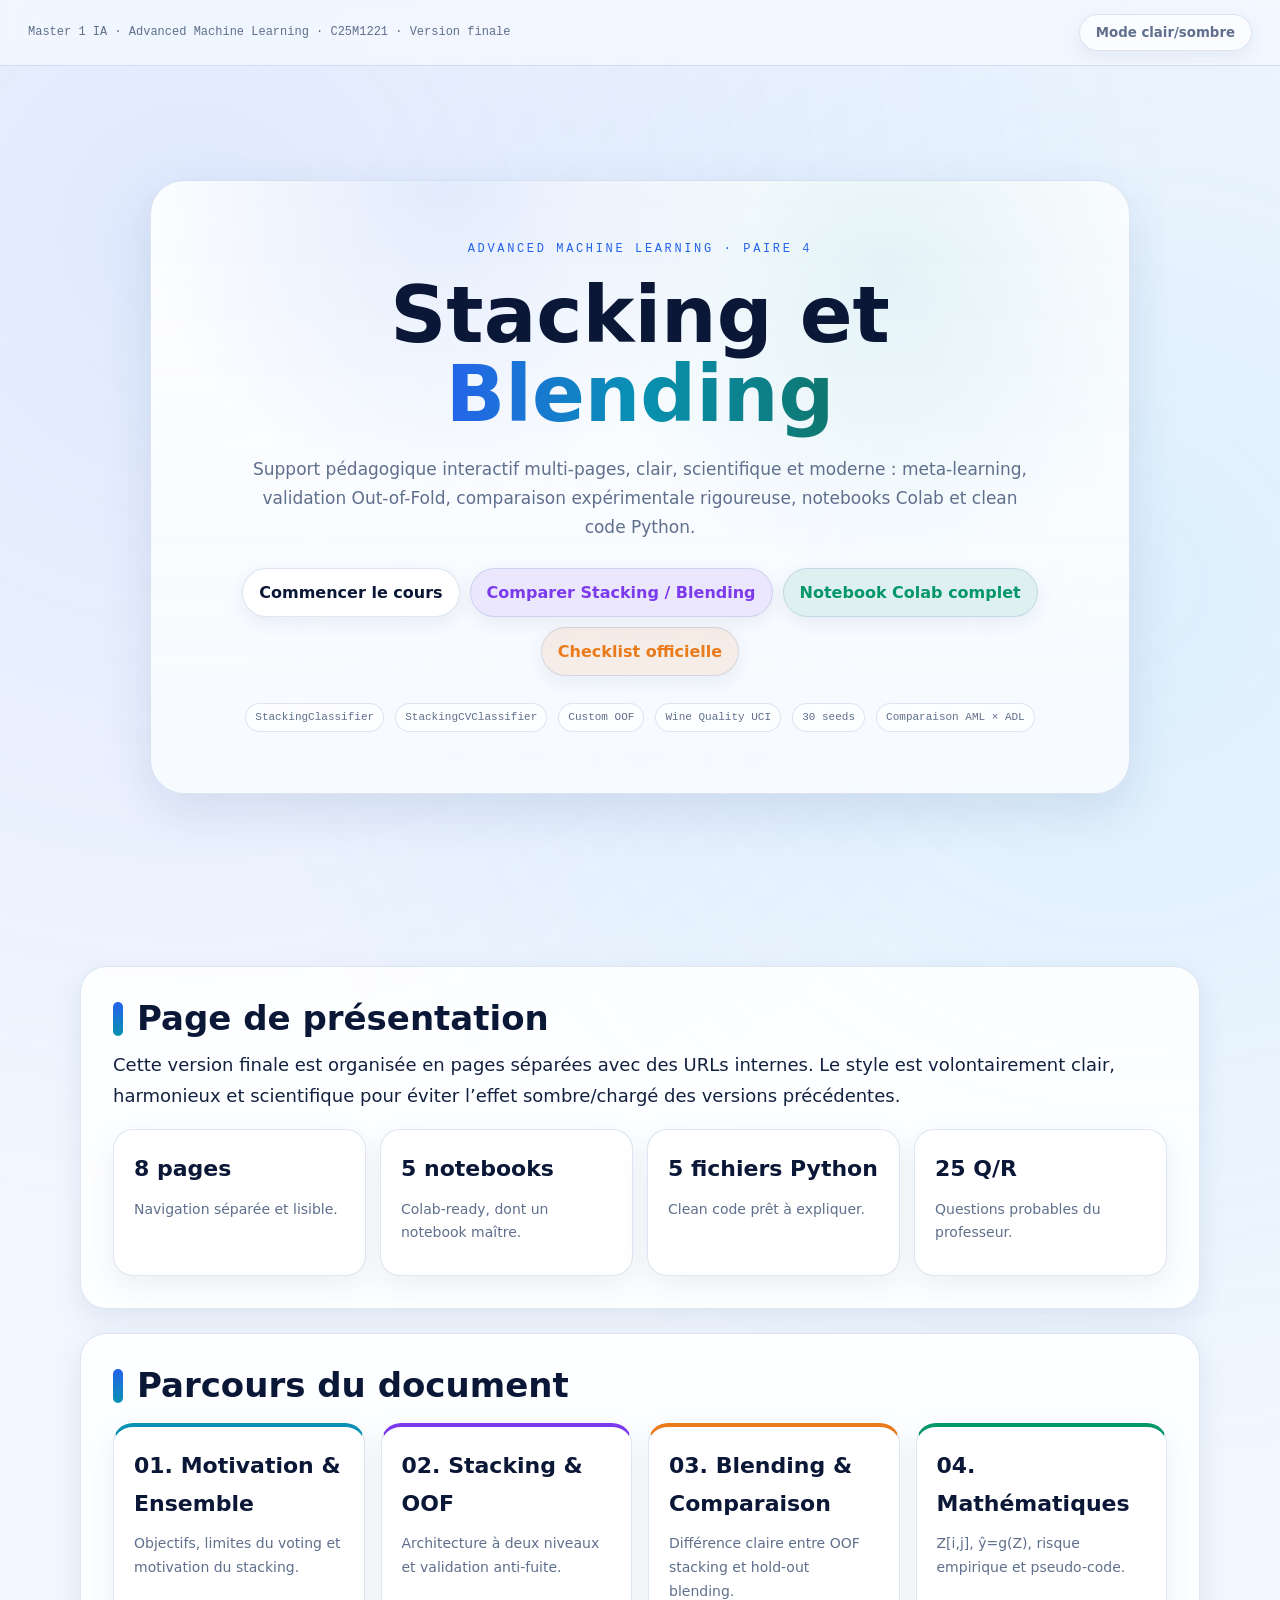
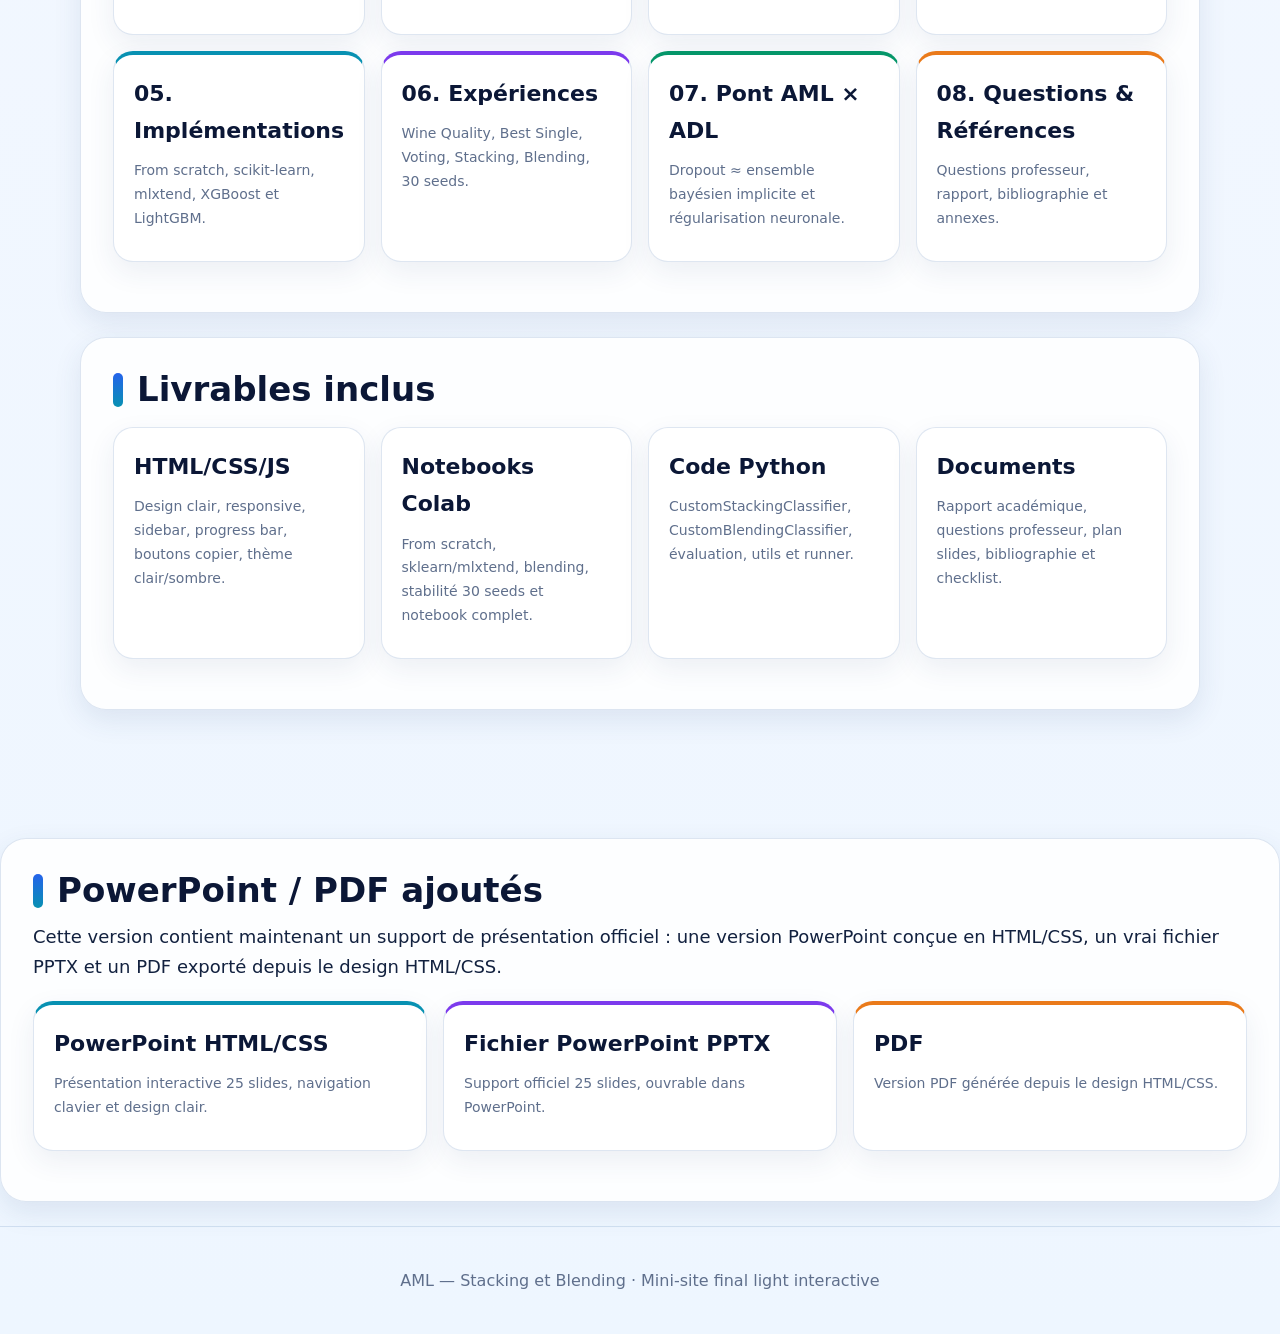
<file: AML_Stacking_Blending_95Plus_With_HTML_PPT_PDF (2)/AML_Stacking_Blending_95Plus_With_HTML_PPT_PDF/index.html>
<!DOCTYPE html>
<html lang="fr">
<head>
<meta charset="UTF-8"><meta name="viewport" content="width=device-width, initial-scale=1.0">
<title>AML — Stacking et Blending | Version finale interactive</title>
<link rel="stylesheet" href="style.css">
</head>
<body>
<div class="progress"></div>
<main class="main">
  <div class="topbar">
    <div class="breadcrumbs">Master 1 IA · Advanced Machine Learning · C25M1221 · Version finale</div>
    <button class="btn ghost" onclick="toggleTheme()">Mode clair/sombre</button>
  </div>

  <section class="hero">
    <div class="hero-card">
      <div class="eyebrow">Advanced Machine Learning · Paire 4</div>
      <h2>Stacking et <span class="gradient-text">Blending</span></h2>
      <p>
        Support pédagogique interactif multi-pages, clair, scientifique et moderne :
        meta-learning, validation Out-of-Fold, comparaison expérimentale rigoureuse,
        notebooks Colab et clean code Python.
      </p>
      <div class="hero-links">
        <a class="btn" href="pages/01_motivation.html">Commencer le cours</a>
        <a class="btn violet" href="pages/03_blending_comparison.html">Comparer Stacking / Blending</a>
        <a class="btn green" href="notebooks/05_master_complete_colab.ipynb">Notebook Colab complet</a>
        <a class="btn orange" href="docs/checklist_officiel.md">Checklist officielle</a>
      </div>
      <div style="margin-top:24px">
        <span class="tag">StackingClassifier</span>
        <span class="tag">StackingCVClassifier</span>
        <span class="tag">Custom OOF</span>
        <span class="tag">Wine Quality UCI</span>
        <span class="tag">30 seeds</span>
        <span class="tag">Comparaison AML × ADL</span>
      </div>
    </div>
  </section>

  <div class="container">
    <section class="section">
      <h2>Page de présentation</h2>
      <p class="lead">
        Cette version finale est organisée en pages séparées avec des URLs internes.
        Le style est volontairement clair, harmonieux et scientifique pour éviter l’effet sombre/chargé des versions précédentes.
      </p>
      <div class="cards cols-4" style="display:grid;grid-template-columns:repeat(auto-fit,minmax(180px,1fr));gap:14px;margin-top:18px">
        <div class="card"><h3>8 pages</h3><p>Navigation séparée et lisible.</p></div>
        <div class="card"><h3>5 notebooks</h3><p>Colab-ready, dont un notebook maître.</p></div>
        <div class="card"><h3>5 fichiers Python</h3><p>Clean code prêt à expliquer.</p></div>
        <div class="card"><h3>25 Q/R</h3><p>Questions probables du professeur.</p></div>
      </div>
    </section>

    <section class="section">
      <h2>Parcours du document</h2>
      <div class="grid">
        <a class="card cyan" href="pages/01_motivation.html" style="text-decoration:none"><h3>01. Motivation & Ensemble</h3><p>Objectifs, limites du voting et motivation du stacking.</p></a>
        <a class="card violet" href="pages/02_stacking_oof.html" style="text-decoration:none"><h3>02. Stacking & OOF</h3><p>Architecture à deux niveaux et validation anti-fuite.</p></a>
        <a class="card orange" href="pages/03_blending_comparison.html" style="text-decoration:none"><h3>03. Blending & Comparaison</h3><p>Différence claire entre OOF stacking et hold-out blending.</p></a>
        <a class="card green" href="pages/04_math_pseudocode.html" style="text-decoration:none"><h3>04. Mathématiques</h3><p>Z[i,j], ŷ=g(Z), risque empirique et pseudo-code.</p></a>
        <a class="card cyan" href="pages/05_implementation.html" style="text-decoration:none"><h3>05. Implémentations</h3><p>From scratch, scikit-learn, mlxtend, XGBoost et LightGBM.</p></a>
        <a class="card violet" href="pages/06_experiments.html" style="text-decoration:none"><h3>06. Expériences</h3><p>Wine Quality, Best Single, Voting, Stacking, Blending, 30 seeds.</p></a>
        <a class="card green" href="pages/07_aml_adl_bridge.html" style="text-decoration:none"><h3>07. Pont AML × ADL</h3><p>Dropout ≈ ensemble bayésien implicite et régularisation neuronale.</p></a>
        <a class="card orange" href="pages/08_questions_references.html" style="text-decoration:none"><h3>08. Questions & Références</h3><p>Questions professeur, rapport, bibliographie et annexes.</p></a>
      </div>
    </section>

    <section class="section">
      <h2>Livrables inclus</h2>
      <div class="grid">
        <div class="card"><h3>HTML/CSS/JS</h3><p>Design clair, responsive, sidebar, progress bar, boutons copier, thème clair/sombre.</p></div>
        <div class="card"><h3>Notebooks Colab</h3><p>From scratch, sklearn/mlxtend, blending, stabilité 30 seeds et notebook complet.</p></div>
        <div class="card"><h3>Code Python</h3><p>CustomStackingClassifier, CustomBlendingClassifier, évaluation, utils et runner.</p></div>
        <div class="card"><h3>Documents</h3><p>Rapport académique, questions professeur, plan slides, bibliographie et checklist.</p></div>
      </div>
    </section>
  </div>


    <section class="section">
      <h2>PowerPoint / PDF ajoutés</h2>
      <p class="lead">Cette version contient maintenant un support de présentation officiel : une version PowerPoint conçue en HTML/CSS, un vrai fichier PPTX et un PDF exporté depuis le design HTML/CSS.</p>
      <div class="grid">
        <a class="card cyan" href="slides/html_powerpoint/presentation_powerpoint_html.html" style="text-decoration:none"><h3>PowerPoint HTML/CSS</h3><p>Présentation interactive 25 slides, navigation clavier et design clair.</p></a>
        <a class="card violet" href="slides/powerpoint/AML_Stacking_Blending_25_slides.pptx" style="text-decoration:none"><h3>Fichier PowerPoint PPTX</h3><p>Support officiel 25 slides, ouvrable dans PowerPoint.</p></a>
        <a class="card orange" href="slides/pdf/AML_Stacking_Blending_25_slides_HTML_CSS.pdf" style="text-decoration:none"><h3>PDF</h3><p>Version PDF générée depuis le design HTML/CSS.</p></a>
      </div>
    </section>

  <div class="footer">AML — Stacking et Blending · Mini-site final light interactive</div>
</main>
<script src="script.js"></script>
</body>
</html>
</file>
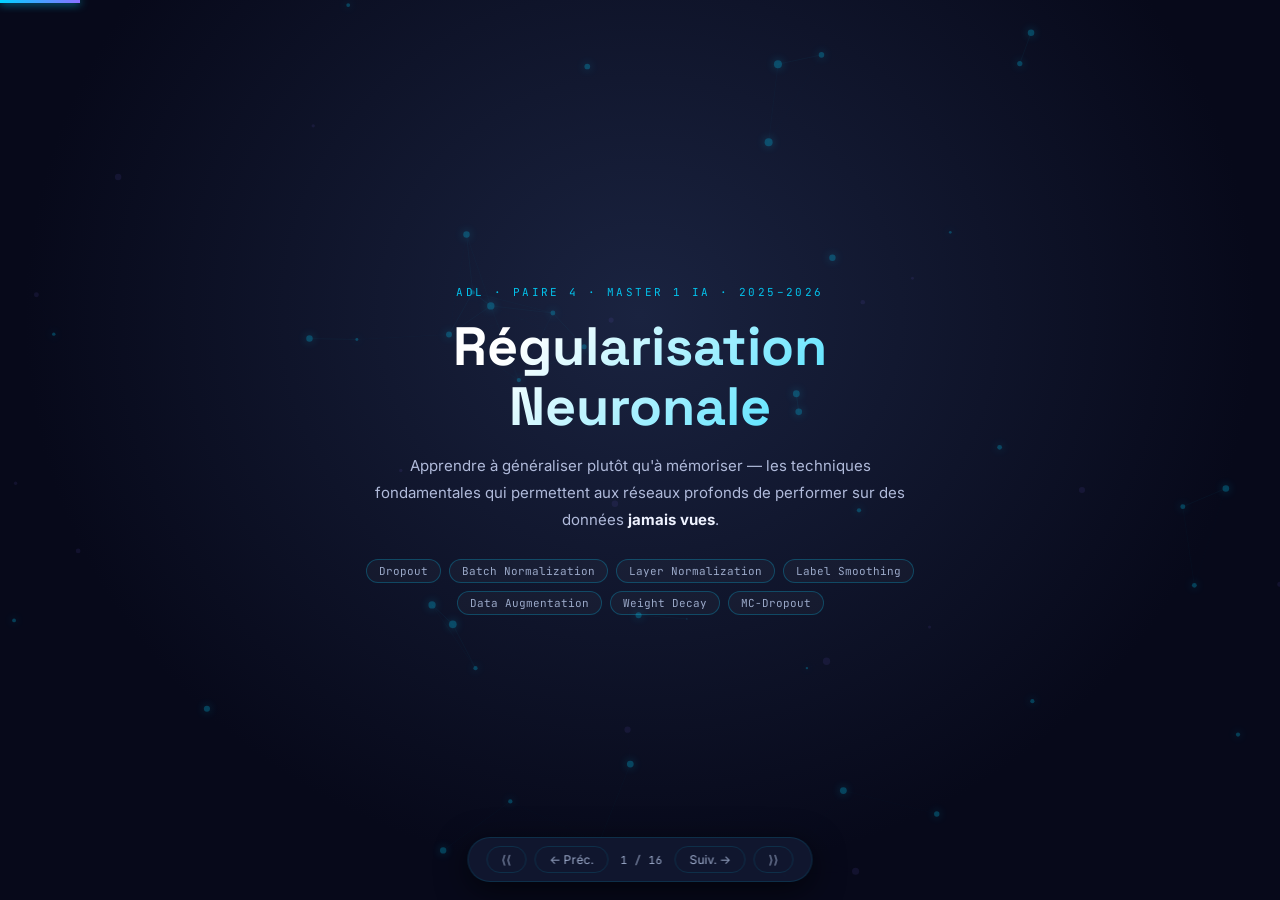
<file: presentation_regularisation_v3 (1).html>
<!DOCTYPE html>
<html lang="fr">
<head>
<meta charset="UTF-8"/>
<meta name="viewport" content="width=device-width, initial-scale=1.0"/>
<title>Régularisation Neuronale — Deep Learning</title>
<link href="https://fonts.googleapis.com/css2?family=Space+Grotesk:wght@300;400;500;600;700&family=Inter:wght@300;400;500;600&family=JetBrains+Mono:wght@400;500;700&display=swap" rel="stylesheet"/>
<style>
*,*::before,*::after{box-sizing:border-box;margin:0;padding:0}
:root{
  --bg:#07091A;--surf:#111830;--surf2:#1A2340;--surf3:#222E4A;
  --cyan:#00D4FF;--violet:#8B6FFF;--green:#00FFB0;--orange:#FF9054;--pink:#FF4FAD;
  --text:#EEF2FF;--muted:#9AA8C8;--border:rgba(0,212,255,0.13);
  --ff-d:'Space Grotesk',sans-serif;--ff-b:'Inter',sans-serif;--ff-m:'JetBrains Mono',monospace;
}

/* ── FULLSCREEN LAYOUT ── */
html,body{width:100%;height:100%;overflow:hidden;background:var(--bg);color:var(--text);font-family:var(--ff-b);}
.slide{display:none;width:100vw;height:100vh;position:relative;overflow:hidden;}
.slide.active{display:flex;flex-direction:column;animation:fadeUp .3s ease;}
/* Slide 1 hero — center everything */
#s1.active{justify-content:center;align-items:center;text-align:center;background:radial-gradient(ellipse at 50% 35%,#1A2340 0%,var(--bg) 68%);}
@keyframes fadeUp{from{opacity:0;transform:translateY(8px)}to{opacity:1;transform:translateY(0)}}

/* ── PROGRESS ── */
#progress{position:fixed;top:0;left:0;height:3px;background:linear-gradient(90deg,var(--cyan),var(--violet));transition:width .4s ease;z-index:300;box-shadow:0 0 10px var(--cyan);}

/* ── NAV BAR ── */
#nav{
  position:fixed;bottom:18px;left:50%;transform:translateX(-50%);
  display:flex;align-items:center;gap:8px;
  background:rgba(17,24,48,0.95);border:1px solid var(--border);
  padding:8px 18px;border-radius:50px;backdrop-filter:blur(20px);z-index:200;
  box-shadow:0 8px 32px rgba(0,0,0,0.6);
}
#nav button{
  background:none;border:1px solid var(--border);color:var(--muted);
  padding:5px 14px;border-radius:20px;cursor:pointer;
  font-family:var(--ff-b);font-size:12px;transition:all .2s;
}
#nav button:hover{background:var(--cyan);color:#000;border-color:var(--cyan);}
#counter{font-family:var(--ff-m);font-size:11px;color:var(--muted);min-width:50px;text-align:center;}

/* ── SLIDE HEADER ── */
.shd{
  padding:18px 48px 14px;
  display:flex;align-items:center;gap:10px;flex-shrink:0;
  border-bottom:1px solid var(--border);
  background:linear-gradient(180deg,rgba(17,24,48,0.7) 0%,transparent 100%);
}
.badge{font-family:var(--ff-m);font-size:10px;font-weight:700;padding:3px 10px;border-radius:4px;letter-spacing:.1em;text-transform:uppercase;}
.bc{background:rgba(0,212,255,.15);color:var(--cyan);border:1px solid rgba(0,212,255,.45);}
.bv{background:rgba(139,111,255,.15);color:var(--violet);border:1px solid rgba(139,111,255,.45);}
.bg{background:rgba(0,255,176,.15);color:var(--green);border:1px solid rgba(0,255,176,.45);}
.bo{background:rgba(255,144,84,.15);color:var(--orange);border:1px solid rgba(255,144,84,.45);}
.bp{background:rgba(255,79,173,.15);color:var(--pink);border:1px solid rgba(255,79,173,.45);}

/* Slide subtitle (header) — made clearly visible */
.stitle{font-family:var(--ff-d);font-size:15px;font-weight:500;color:#CBD5F0;}

/* ── SLIDE BODY ── */
.sbody{flex:1;overflow-y:auto;padding:20px 48px 72px;display:flex;flex-direction:column;gap:16px;}
.sbody::-webkit-scrollbar{width:4px;}
.sbody::-webkit-scrollbar-thumb{background:rgba(0,212,255,.2);border-radius:2px;}

/* ── SLIDE MAIN TITLE (h2) — clearly bright ── */
.sh{font-family:var(--ff-d);font-size:28px;font-weight:700;line-height:1.2;margin-bottom:2px;color:#FFFFFF;}
.sh .cc{color:var(--cyan)}.sh .cv{color:#A890FF}.sh .cg{color:var(--green)}.sh .co{color:var(--orange)}.sh .cp{color:var(--pink)}
.ssub{color:var(--muted);font-size:13px;margin-bottom:12px;font-style:italic;}

/* ── HERO SLIDE ── */
.hero{justify-content:center;align-items:center;text-align:center;background:radial-gradient(ellipse at 50% 35%,#1A2340 0%,var(--bg) 68%);}
.hero-content{max-width:720px;z-index:2;position:relative;padding:32px 24px;}
.eyebrow{font-family:var(--ff-m);font-size:11px;color:var(--cyan);letter-spacing:.22em;text-transform:uppercase;margin-bottom:18px;opacity:.9;}
.htitle{font-family:var(--ff-d);font-size:54px;font-weight:700;line-height:1.1;margin-bottom:16px;background:linear-gradient(135deg,#FFFFFF 30%,var(--cyan) 100%);-webkit-background-clip:text;-webkit-text-fill-color:transparent;}
.hsub{color:#B0BADA;font-size:15px;line-height:1.8;max-width:540px;margin:0 auto 26px;}
.htags{display:flex;gap:8px;flex-wrap:wrap;justify-content:center;}
.htag{font-family:var(--ff-m);font-size:11px;padding:4px 12px;border-radius:20px;border:1px solid rgba(0,212,255,.25);color:#9AA8C8;background:rgba(255,255,255,.03);}
#neuron-canvas{position:absolute;inset:0;z-index:0;opacity:.5;}

/* ── LAYOUT — vertical single column ── */
.two{display:flex;flex-direction:column;gap:16px;}
.three{display:flex;flex-direction:column;gap:12px;}
.grid{display:flex;flex-direction:column;gap:12px;}
.g2{flex-direction:column;}
.g3{flex-direction:column;}

/* ── CARDS ── */
.card{background:var(--surf);border:1px solid var(--border);border-radius:12px;padding:16px 18px;}
.card.gc{border-color:rgba(0,212,255,.3);background:rgba(0,212,255,.03);}
.card.gv{border-color:rgba(139,111,255,.3);background:rgba(139,111,255,.03);}
.card.gg{border-color:rgba(0,255,176,.3);background:rgba(0,255,176,.03);}
.card.go{border-color:rgba(255,144,84,.3);background:rgba(255,144,84,.03);}
.card.gp{border-color:rgba(255,79,173,.3);background:rgba(255,79,173,.03);}

/* Card title — clearly visible, not dark */
.ct{font-family:var(--ff-d);font-size:13px;font-weight:600;margin-bottom:7px;color:#FFFFFF;}
.ct.cc{color:var(--cyan)}.ct.cv{color:#B8A8FF}.ct.cg{color:var(--green)}.ct.co{color:var(--orange)}.ct.cp{color:var(--pink)}

.card p,.card li{font-size:13px;line-height:1.7;color:var(--muted);}
.card ul{padding-left:15px;}
.card li{margin-bottom:3px;}
.card p strong,.card li strong{color:var(--text);}

/* ── MATH BOX ── */
.mbox{background:#060B1A;border:1px solid rgba(139,111,255,.45);border-radius:10px;padding:18px 20px;position:relative;overflow:hidden;}
.mbox::before{content:'';position:absolute;top:0;left:0;right:0;height:2px;background:linear-gradient(90deg,var(--violet),var(--cyan));}
.mlabel{font-family:var(--ff-m);font-size:10px;color:#B8A8FF;text-transform:uppercase;letter-spacing:.12em;margin-bottom:12px;}
.formula{font-family:var(--ff-m);font-size:15px;font-weight:500;color:#E2D8FF;line-height:2.1;white-space:pre-wrap;}
.fc{color:var(--cyan)}.fv{color:var(--green)}.fo{color:var(--orange)}.fp{color:var(--pink)}

/* ── NOTATION TABLE ── */
.ntable{width:100%;border-collapse:collapse;margin-top:10px;}
.ntable tr{border-bottom:1px solid rgba(255,255,255,.05);}
.ntable tr:last-child{border-bottom:none;}
.ntable td{padding:6px 10px;font-size:12.5px;vertical-align:top;}
.ntable .sym{font-family:var(--ff-m);font-size:12px;color:var(--cyan);font-weight:700;white-space:nowrap;min-width:70px;}
.ntable .desc{color:var(--muted);line-height:1.6;}
.ntable .desc strong{color:#E0E8FF;}

/* ── CODE BLOCK ── */
.codebox{background:#030712;border:1px solid rgba(0,212,255,.2);border-radius:10px;overflow:hidden;}
.code-header{background:rgba(0,212,255,.07);padding:8px 14px;display:flex;align-items:center;justify-content:space-between;}
.code-lang{font-family:var(--ff-m);font-size:10px;color:var(--cyan);text-transform:uppercase;letter-spacing:.1em;}
.code-label{font-family:var(--ff-m);font-size:10px;color:var(--muted);}
pre{padding:14px 16px;overflow-x:auto;font-family:var(--ff-m);font-size:12px;line-height:1.75;color:#CBD5E0;}
pre::-webkit-scrollbar{height:4px;}
pre::-webkit-scrollbar-thumb{background:rgba(0,212,255,.2);}
/* Syntax highlight classes */
.kw{color:#FF9054;}   /* keywords: import, def, class, for, if, return */
.fn{color:#00D4FF;}   /* function names */
.st{color:#00FFB0;}   /* strings */
.cm{color:#5A7085;font-style:italic;}  /* comments */
.nb{color:#FF79C6;}   /* numbers / built-ins */
.cl{color:#8B6FFF;}   /* class names */

/* ── HIGHLIGHT BOX ── */
.hl{border-left:3px solid var(--cyan);padding:11px 15px;background:rgba(0,212,255,.06);border-radius:0 8px 8px 0;font-size:13px;line-height:1.75;color:var(--muted);}
.hl strong{color:#E0E8FF;}
.hl.v{border-color:var(--violet);background:rgba(139,111,255,.06);}
.hl.g{border-color:var(--green);background:rgba(0,255,176,.06);}
.hl.o{border-color:var(--orange);background:rgba(255,144,84,.06);}

/* ── TABLE ── */
.stbl{width:100%;border-collapse:collapse;font-size:12.5px;}
.stbl th{background:var(--surf2);padding:9px 12px;text-align:left;font-family:var(--ff-m);font-size:10px;text-transform:uppercase;letter-spacing:.08em;color:var(--cyan);border-bottom:1px solid var(--border);}
.stbl td{padding:8px 12px;border-bottom:1px solid rgba(255,255,255,.04);color:var(--muted);vertical-align:top;}
.stbl td strong{color:var(--text);}
.stbl tr:hover td{background:rgba(255,255,255,.02);}
.tg{display:inline-block;padding:2px 7px;border-radius:4px;font-size:11px;font-family:var(--ff-m);}
.tg.c{background:rgba(0,212,255,.15);color:var(--cyan);}
.tg.g{background:rgba(0,255,176,.15);color:var(--green);}
.tg.o{background:rgba(255,144,84,.15);color:var(--orange);}
.tg.v{background:rgba(139,111,255,.15);color:var(--violet);}

/* ── STEP LIST ── */
.steps{display:flex;flex-direction:column;gap:8px;}
.step{display:flex;gap:12px;align-items:flex-start;}
.snum{flex-shrink:0;width:26px;height:26px;border-radius:50%;display:flex;align-items:center;justify-content:center;font-family:var(--ff-m);font-size:11px;font-weight:700;}
.snum.c{background:rgba(0,212,255,.15);color:var(--cyan);border:1px solid rgba(0,212,255,.5);}
.snum.v{background:rgba(139,111,255,.15);color:var(--violet);border:1px solid rgba(139,111,255,.5);}
.snum.g{background:rgba(0,255,176,.15);color:var(--green);border:1px solid rgba(0,255,176,.5);}
.stxt{font-size:13px;line-height:1.7;color:var(--muted);padding-top:2px;}
.stxt strong{color:var(--text);}

/* ── NEURON DIAGRAM ── */
.ndg{display:flex;align-items:center;justify-content:center;gap:0;padding:10px 0;}
.nlyr{display:flex;flex-direction:column;align-items:center;gap:7px;}
.nnd{width:32px;height:32px;border-radius:50%;display:flex;align-items:center;justify-content:center;font-family:var(--ff-m);font-size:9px;font-weight:700;}
.nnd.on{background:rgba(0,212,255,.2);border:2px solid var(--cyan);color:var(--cyan);}
.nnd.off{background:rgba(255,255,255,.03);border:2px dashed rgba(255,100,100,.35);color:rgba(255,100,100,.5);font-size:12px;}
.nc{flex:1;height:1px;min-width:14px;max-width:26px;background:rgba(0,212,255,.2);}
.nc.dead{background:rgba(255,255,255,.06);border-top:1px dashed rgba(255,100,100,.2);}
.nlbl{font-family:var(--ff-m);font-size:9px;color:var(--muted);margin-top:3px;text-align:center;}

/* ── PLAN GRID — vertical ── */
.pgrid{display:flex;flex-direction:column;gap:9px;}
.pitem{background:var(--surf);border:1px solid var(--border);border-radius:9px;padding:12px 14px;}
.pttl{font-family:var(--ff-d);font-size:13px;font-weight:600;margin-bottom:2px;color:#DDEEFF;}
.pdsc{font-size:11.5px;color:var(--muted);line-height:1.5;}

/* ── REFERENCES ── */
.rlist{display:flex;flex-direction:column;gap:8px;}
.ritem{background:var(--surf);border:1px solid var(--border);border-radius:8px;padding:13px 15px;font-size:12.5px;line-height:1.65;color:var(--muted);}
.ritem strong{color:#E0E8FF;font-family:var(--ff-d);}
.ryear{font-family:var(--ff-m);font-size:10px;color:var(--violet);margin-left:6px;}

@media(max-width:960px){
  .sbody,.shd{padding-left:20px;padding-right:20px;}
  .htitle{font-size:38px;}
  .sh{font-size:22px;}
}
</style>
</head>
<body>
<div id="progress"></div>

<!-- ══════════════════════════════════════════
     SLIDE 1 — COVER
══════════════════════════════════════════ -->
<div class="slide active" id="s1">
  <canvas id="neuron-canvas"></canvas>
  <div class="hero-content">
    <div class="eyebrow">ADL · Paire 4 · Master 1 IA · 2025–2026</div>
    <h1 class="htitle">Régularisation<br/>Neuronale</h1>
    <p class="hsub">
      Apprendre à généraliser plutôt qu'à mémoriser — les techniques fondamentales
      qui permettent aux réseaux profonds de performer sur des données <strong style="color:#EEF2FF">jamais vues</strong>.
    </p>
    <div class="htags">
      <span class="htag">Dropout</span>
      <span class="htag">Batch Normalization</span>
      <span class="htag">Layer Normalization</span>
      <span class="htag">Label Smoothing</span>
      <span class="htag">Data Augmentation</span>
      <span class="htag">Weight Decay</span>
      <span class="htag">MC-Dropout</span>
    </div>
  </div>
</div>

<!-- ══════════════════════════════════════════
     SLIDE 2 — PLAN
══════════════════════════════════════════ -->
<div class="slide" id="s2">
  <div class="shd"><span class="badge bc">Plan</span><span class="stitle">Structure de la présentation</span></div>
  <div class="sbody">
    <h2 class="sh">Plan de la <span class="cc">présentation</span></h2>
    <p class="ssub">16 slides — 8 thèmes couverts selon la trame imposée</p>
    <div class="pgrid">
      <div class="pitem"><div class="pttl">1. Sur-apprentissage</div><div class="pdsc">Symptômes, causes, décomposition biais–variance</div></div>
      <div class="pitem"><div class="pttl">2. Dropout</div><div class="pdsc">Algorithme, formule, interprétation bayésienne</div></div>
      <div class="pitem"><div class="pttl">3. Batch Normalization</div><div class="pdsc">Internal covariate shift, formules, γ et β</div></div>
      <div class="pitem"><div class="pttl">4. Layer Normalization</div><div class="pdsc">Formule, différences avec BatchNorm, Transformers</div></div>
      <div class="pitem"><div class="pttl">5. Label Smoothing</div><div class="pdsc">Cible douce, formule mathématique, calibration</div></div>
      <div class="pitem"><div class="pttl">6. Data Augmentation</div><div class="pdsc">Mixup, CutMix, RandAugment</div></div>
      <div class="pitem"><div class="pttl">7. Weight Decay</div><div class="pdsc">Régularisation L1 / L2, lien avec MAP</div></div>
      <div class="pitem"><div class="pttl">8. Ablation & Comparaison</div><div class="pdsc">Résultats expérimentaux sur Fashion-MNIST</div></div>
      <div class="pitem"><div class="pttl">Lien ML · Stacking</div><div class="pdsc">Dropout ≈ ensemble bayésien implicite</div></div>
    </div>
    <div class="hl"><strong>Références :</strong> Srivastava et al. (2014) · Ioffe &amp; Szegedy (2015) · Ba et al. (2016) · Gal &amp; Ghahramani (2016) · Müller et al. (2019)</div>
  </div>
</div>

<!-- ══════════════════════════════════════════
     SLIDE 3 — SUR-APPRENTISSAGE
══════════════════════════════════════════ -->
<div class="slide" id="s3">
  <div class="shd"><span class="badge bc">Partie 1</span><span class="stitle">Sur-apprentissage dans les réseaux profonds</span></div>
  <div class="sbody">
    <h2 class="sh">Le problème : <span class="cc">sur-apprentissage</span></h2>
    <p class="ssub">Pourquoi les réseaux profonds mémorisent-ils au lieu d'apprendre ?</p>
    <div class="two">
      <div style="display:flex;flex-direction:column;gap:12px;">
        <div class="card gc">
          <div class="ct cc">Définition</div>
          <p>Un modèle est en <strong>sur-apprentissage</strong> quand il mémorise les exemples d'entraînement — y compris le bruit — sans capturer la structure générale. Il excelle sur les données vues, mais échoue sur les nouvelles.</p>
        </div>
        <div class="mbox">
          <div class="mlabel">Décomposition Biais–Variance</div>
          <div class="formula"><span class="fc">E</span>[(<span class="fv">y</span> − <span class="fv">ŷ</span>)²] = <span class="fo">Biais²</span> + <span class="fc">Variance</span> + <span class="fp">σ²</span></div>
          <table class="ntable">
            <tr><td class="sym">Biais²</td><td class="desc"><strong>Erreur systématique</strong> — modèle trop simple. Sous-apprentissage.</td></tr>
            <tr><td class="sym">Variance</td><td class="desc"><strong>Sensibilité au bruit</strong> — réseau profond non régularisé. Sur-apprentissage.</td></tr>
            <tr><td class="sym">σ²</td><td class="desc"><strong>Bruit irréductible</strong> — inhérent aux données.</td></tr>
          </table>
        </div>
      </div>
      <div style="display:flex;flex-direction:column;gap:12px;">
        <div class="card go">
          <div class="ct co">Symptômes</div>
          <ul>
            <li>Erreur train → 0 % mais erreur de test reste élevée</li>
            <li>Grand écart entre courbe train et courbe validation</li>
            <li>Le modèle est trop confiant sur des exemples ambigus</li>
          </ul>
        </div>
        <div class="codebox">
          <div class="code-header"><span class="code-lang">Python</span><span class="code-label">Diagnostic de surapprentissage</span></div>
<pre><span class="kw">import</span> numpy <span class="kw">as</span> np

epochs = np.arange(<span class="nb">1</span>, <span class="nb">51</span>)
train_loss = <span class="nb">2.0</span> * np.exp(-<span class="nb">0.08</span> * epochs) + <span class="nb">0.05</span>
val_loss   = <span class="nb">2.0</span> * np.exp(-<span class="nb">0.05</span> * epochs) + <span class="nb">0.3</span> \
           + <span class="nb">0.008</span> * np.maximum(<span class="nb">0</span>, epochs - <span class="nb">20</span>)

<span class="cm"># Détection du sur-apprentissage : gap train/val croissant</span>
best_epoch = np.argmin(val_loss) + <span class="nb">1</span>
<span class="fn">print</span>(<span class="st">f"Early stop à l'epoch {best_epoch}"</span>)
<span class="fn">print</span>(<span class="st">f"Gap max : {(val_loss - train_loss).max():.3f}"</span>)</pre>
        </div>
        <div class="hl"><strong>But de la régularisation :</strong> réduire la <strong style="color:var(--cyan)">Variance</strong> sans augmenter le Biais.</div>
      </div>
    </div>
  </div>
</div>

<!-- ══════════════════════════════════════════
     SLIDE 4 — DROPOUT PRINCIPE
══════════════════════════════════════════ -->
<div class="slide" id="s4">
  <div class="shd"><span class="badge bv">Partie 2</span><span class="stitle">Dropout — Principe et intuition</span></div>
  <div class="sbody">
    <h2 class="sh"><span class="cv">Dropout</span> — Principe</h2>
    <p class="ssub">Srivastava, Hinton, Krizhevsky, Sutskever &amp; Salakhutdinov — JMLR 2014</p>
    <div class="two">
      <div style="display:flex;flex-direction:column;gap:12px;">
        <div class="card gv">
          <div class="ct cv">Idée centrale</div>
          <p>À chaque forward pass pendant l'entraînement, chaque neurone est <strong>désactivé aléatoirement</strong> avec une probabilité p. Le réseau ne peut plus s'appuyer sur un neurone particulier — il est forcé d'apprendre des <strong>représentations redondantes et robustes</strong>.</p>
        </div>
        <div class="card">
          <div class="ct cv">Visualisation — réseau avec Dropout p=0.4</div>
          <div class="ndg">
            <div class="nlyr">
              <div class="nnd on">x₁</div><div class="nnd on">x₂</div><div class="nnd on">x₃</div>
              <div class="nlbl">Entrée</div>
            </div>
            <div style="display:flex;flex-direction:column;gap:7px;align-items:center;">
              <div class="nc"></div><div class="nc"></div><div class="nc dead"></div>
            </div>
            <div class="nlyr">
              <div class="nnd on">h₁</div><div class="nnd on">h₂</div><div class="nnd off">✕</div><div class="nnd off">✕</div><div class="nnd on">h₅</div>
              <div class="nlbl">Cachée<br/>(p=0.4)</div>
            </div>
            <div style="display:flex;flex-direction:column;gap:7px;align-items:center;">
              <div class="nc"></div><div class="nc dead"></div><div class="nc dead"></div><div class="nc"></div>
            </div>
            <div class="nlyr">
              <div class="nnd on">ŷ₁</div><div class="nnd on">ŷ₂</div>
              <div class="nlbl">Sortie</div>
            </div>
          </div>
        </div>
        <div class="hl v"><strong>Interprétation ensemble :</strong> avec n neurones, Dropout génère <strong>2ⁿ sous-réseaux différents</strong> partageant leurs poids — bagging implicite.</div>
      </div>
      <div style="display:flex;flex-direction:column;gap:12px;">
        <div class="codebox">
          <div class="code-header"><span class="code-lang">Python · NumPy</span><span class="code-label">Dropout from scratch</span></div>
<pre><span class="kw">import</span> numpy <span class="kw">as</span> np

<span class="kw">def</span> <span class="fn">dropout</span>(x, p=<span class="nb">0.5</span>, training=<span class="nb">True</span>):
    <span class="kw">if not</span> training:
        <span class="kw">return</span> x
    mask = (np.random.rand(*x.shape) > p).astype(np.float32)
    <span class="kw">return</span> x * mask / (<span class="nb">1</span> - p)  <span class="cm"># inverted dropout</span>

x = np.array([<span class="nb">1.0</span>, <span class="nb">2.0</span>, <span class="nb">3.0</span>, <span class="nb">4.0</span>])
<span class="fn">print</span>(<span class="fn">dropout</span>(x, p=<span class="nb">0.5</span>))
<span class="cm"># Ex : [0. 4. 6. 0.]  — neurones nuls ou doublés</span></pre>
        </div>
        <div class="card">
          <div class="ct co">Valeurs typiques de p</div>
          <ul>
            <li>Couches <strong>fully-connected</strong> : p = 0.4 à 0.5</li>
            <li>Couches <strong>convolutives</strong> : p = 0.1 à 0.25</li>
            <li>Couche d'<strong>entrée</strong> : p = 0.1 à 0.2</li>
            <li>p &gt; 0.7 → <strong>sous-apprentissage</strong></li>
          </ul>
        </div>
      </div>
    </div>
  </div>
</div>

<!-- ══════════════════════════════════════════
     SLIDE 5 — DROPOUT FORMULES
══════════════════════════════════════════ -->
<div class="slide" id="s5">
  <div class="shd"><span class="badge bv">Partie 2</span><span class="stitle">Dropout — Formules mathématiques détaillées</span></div>
  <div class="sbody">
    <h2 class="sh"><span class="cv">Dropout</span> — Formules et notations</h2>
    <p class="ssub">Comprendre chaque symbole pas à pas</p>
    <div class="two">
      <div style="display:flex;flex-direction:column;gap:12px;">
        <div class="mbox">
          <div class="mlabel">Espérance de la sortie (sans correction)</div>
          <div class="formula"><span class="fc">E</span>[<span class="fv">ŷ</span>] = (1 − <span class="fp">p</span>) · <span class="fv">y</span></div>
          <table class="ntable">
            <tr><td class="sym">E[ŷ]</td><td class="desc"><strong>Espérance</strong> de la sortie masquée sur tous les tirages possibles de masques.</td></tr>
            <tr><td class="sym">p</td><td class="desc"><strong>Taux de Dropout</strong> — probabilité de désactivation d'un neurone.</td></tr>
            <tr><td class="sym">y</td><td class="desc"><strong>Activation originale</strong> sans masquage.</td></tr>
            <tr><td class="sym">(1−p)</td><td class="desc"><strong>Fraction d'actifs</strong> — facteur de réduction en espérance.</td></tr>
          </table>
        </div>
        <div class="mbox">
          <div class="mlabel">Inverted Dropout — méthode standard PyTorch</div>
          <div class="formula"><span class="fc">Entraînement</span> :
  <span class="fv">ã</span>ᵢ = <span class="fo">mᵢ</span> · <span class="fv">aᵢ</span> / (1 − <span class="fp">p</span>)

<span class="fc">Inférence</span> :
  <span class="fv">â</span> = <span class="fv">a</span>  ← pas de modification</div>
          <table class="ntable">
            <tr><td class="sym">ãᵢ</td><td class="desc"><strong>Activation masquée et rescalée</strong> — résultat final du neurone i.</td></tr>
            <tr><td class="sym">mᵢ</td><td class="desc"><strong>Masque binaire</strong> Bernoulli(1−p) — 1=actif, 0=désactivé.</td></tr>
            <tr><td class="sym">÷(1−p)</td><td class="desc"><strong>Rescaling</strong> pour que E[ãᵢ] = aᵢ — train et test cohérents.</td></tr>
          </table>
        </div>
      </div>
      <div style="display:flex;flex-direction:column;gap:12px;">
        <div class="mbox">
          <div class="mlabel">MC-Dropout — T passes à l'inférence</div>
          <div class="formula"><span class="fv">ŷ</span>_MC = <span class="fo">(1/T)</span> · <span class="fc">Σ</span>ₜ <span class="fv">f</span>(<span class="fv">x</span> ; <span class="fp">ω</span>ₜ)</div>
          <table class="ntable">
            <tr><td class="sym">T</td><td class="desc"><strong>Nombre de passes</strong> Monte-Carlo. T=50 suffit en pratique.</td></tr>
            <tr><td class="sym">f(x;ωₜ)</td><td class="desc">Sortie avec le masque aléatoire ωₜ — chaque tirage = un sous-réseau.</td></tr>
          </table>
        </div>
        <div class="codebox">
          <div class="code-header"><span class="code-lang">Python · NumPy</span><span class="code-label">MC-Dropout from scratch</span></div>
<pre><span class="kw">import</span> numpy <span class="kw">as</span> np

<span class="kw">def</span> <span class="fn">mc_dropout</span>(model_fn, x, p=<span class="nb">0.5</span>, T=<span class="nb">50</span>):
    <span class="cm"># T passes stochastiques → moyenne + incertitude</span>
    preds = [<span class="fn">model_fn</span>(x * (np.random.rand(*x.shape) > p) / (<span class="nb">1</span>-p))
             <span class="kw">for</span> _ <span class="kw">in</span> <span class="fn">range</span>(T)]
    preds = np.<span class="fn">array</span>(preds)
    <span class="kw">return</span> preds.<span class="fn">mean</span>(axis=<span class="nb">0</span>), preds.<span class="fn">var</span>(axis=<span class="nb">0</span>)

<span class="cm"># mean → prédiction finale  |  var → incertitude épistémique</span></pre>
        </div>
        <div class="card gv">
          <div class="ct cv">Avantages &amp; Limites</div>
          <ul>
            <li>Force des <strong>représentations redondantes</strong> et robustes</li>
            <li>Augmente le temps d'entraînement (×2–3×)</li>
            <li><strong>Désactiver en inférence</strong> (<code style="font-family:var(--ff-m)">model.eval()</code>)</li>
            <li>Interaction complexe avec BatchNorm — placer Dropout <em>après</em> BN</li>
          </ul>
        </div>
      </div>
    </div>
  </div>
</div>

<!-- ══════════════════════════════════════════
     SLIDE 6 — BATCH NORM INTRO
══════════════════════════════════════════ -->
<div class="slide" id="s6">
  <div class="shd"><span class="badge bg">Partie 3</span><span class="stitle">Batch Normalization — Motivation</span></div>
  <div class="sbody">
    <h2 class="sh">Batch <span class="cg">Normalization</span></h2>
    <p class="ssub">Ioffe &amp; Szegedy, ICML 2015 — Une révolution dans l'entraînement des réseaux profonds</p>
    <div class="two">
      <div style="display:flex;flex-direction:column;gap:12px;">
        <div class="card gg">
          <div class="ct cg">Le problème : Internal Covariate Shift</div>
          <p>Lors de l'entraînement, la mise à jour des poids d'une couche L modifie la <strong>distribution des activations</strong> vue par la couche L+1. Cette couche doit s'adapter en permanence à une cible mouvante — ralentit l'entraînement et exige de petits taux d'apprentissage.</p>
        </div>
        <div class="card">
          <div class="ct cg">Pipeline BatchNorm dans un bloc</div>
          <div class="steps" style="margin-top:6px;">
            <div class="step"><div class="snum c">1</div><div class="stxt"><strong>Couche Linéaire / Conv</strong> : z = Wx + b</div></div>
            <div class="step"><div class="snum g">2</div><div class="stxt"><strong>BatchNorm</strong> : normalise z → x̂ (μ=0, σ²=1)</div></div>
            <div class="step"><div class="snum g">3</div><div class="stxt"><strong>Scale &amp; Shift</strong> : y = γ · x̂ + β (appris)</div></div>
            <div class="step"><div class="snum v">4</div><div class="stxt"><strong>Activation</strong> : ReLU(y)</div></div>
          </div>
        </div>
        <div class="hl g"><strong>Bénéfices :</strong> taux d'apprentissage ×10 à ×100 plus grands · convergence 2–14× plus rapide · légère régularisation par le bruit du batch.</div>
      </div>
      <div style="display:flex;flex-direction:column;gap:12px;">
        <div class="codebox">
          <div class="code-header"><span class="code-lang">Python · NumPy</span><span class="code-label">BatchNorm forward from scratch</span></div>
<pre><span class="kw">import</span> numpy <span class="kw">as</span> np

<span class="kw">def</span> <span class="fn">batchnorm</span>(x, gamma, beta, eps=<span class="nb">1e-5</span>):
    mu  = x.<span class="fn">mean</span>(axis=<span class="nb">0</span>)          <span class="cm"># moyenne sur le batch</span>
    var = x.<span class="fn">var</span>(axis=<span class="nb">0</span>)           <span class="cm"># variance sur le batch</span>
    x_hat = (x - mu) / np.<span class="fn">sqrt</span>(var + eps)
    <span class="kw">return</span> gamma * x_hat + beta    <span class="cm"># scale & shift appris</span>

x     = np.random.<span class="fn">randn</span>(<span class="nb">4</span>, <span class="nb">3</span>)   <span class="cm"># batch=4, features=3</span>
gamma = np.<span class="fn">ones</span>(<span class="nb">3</span>); beta = np.<span class="fn">zeros</span>(<span class="nb">3</span>)
y = <span class="fn">batchnorm</span>(x, gamma, beta)
<span class="fn">print</span>(<span class="st">"μ ≈ 0 :"</span>, y.<span class="fn">mean</span>(axis=<span class="nb">0</span>).round(<span class="nb">4</span>))  <span class="cm"># [0. 0. 0.]</span>
<span class="fn">print</span>(<span class="st">"σ²≈ 1 :"</span>, y.<span class="fn">var</span>(axis=<span class="nb">0</span>).round(<span class="nb">4</span>))   <span class="cm"># [1. 1. 1.]</span></pre>
        </div>
      </div>
    </div>
  </div>
</div>

<!-- ══════════════════════════════════════════
     SLIDE 7 — BATCH NORM FORMULES
══════════════════════════════════════════ -->
<div class="slide" id="s7">
  <div class="shd"><span class="badge bg">Partie 3</span><span class="stitle">Batch Normalization — Formules complètes</span></div>
  <div class="sbody">
    <h2 class="sh">BatchNorm — <span class="cg">formules</span> et notations</h2>
    <p class="ssub">Mini-batch B = {x₁, x₂, …, xₘ} — calcul séparé par feature</p>
    <div class="grid g2">
      <div class="mbox">
        <div class="mlabel">Étape 1 — Moyenne du mini-batch</div>
        <div class="formula"><span class="fv">μ_B</span> = <span class="fo">(1/m)</span> · <span class="fc">Σᵢ</span> <span class="fv">xᵢ</span></div>
        <table class="ntable">
          <tr><td class="sym">μ_B</td><td class="desc"><strong>Moyenne empirique</strong> sur les m exemples du batch, par feature.</td></tr>
          <tr><td class="sym">m</td><td class="desc"><strong>Taille du batch</strong> — 32, 64 ou 128 typiquement.</td></tr>
          <tr><td class="sym">xᵢ</td><td class="desc"><strong>Activation du i-ème exemple</strong> pour la feature courante.</td></tr>
        </table>
      </div>
      <div class="mbox">
        <div class="mlabel">Étape 2 — Variance du mini-batch</div>
        <div class="formula"><span class="fv">σ²_B</span> = <span class="fo">(1/m)</span> · <span class="fc">Σᵢ</span> (<span class="fv">xᵢ</span> − <span class="fv">μ_B</span>)²</div>
        <table class="ntable">
          <tr><td class="sym">σ²_B</td><td class="desc"><strong>Variance empirique</strong> — dispersion des activations autour de leur moyenne.</td></tr>
          <tr><td class="sym">(xᵢ−μ_B)²</td><td class="desc">Carré de l'écart — toujours positif.</td></tr>
        </table>
      </div>
      <div class="mbox">
        <div class="mlabel">Étape 3 — Normalisation (centrer–réduire)</div>
        <div class="formula"><span class="fv">x̂ᵢ</span> = (<span class="fv">xᵢ</span> − <span class="fv">μ_B</span>) / √(<span class="fv">σ²_B</span> + <span class="fc">ε</span>)</div>
        <table class="ntable">
          <tr><td class="sym">x̂ᵢ</td><td class="desc"><strong>Activation normalisée</strong> — distribution N(0,1) en espérance.</td></tr>
          <tr><td class="sym">ε</td><td class="desc"><strong>Constante numérique</strong> ≈ 1e-5 — évite la division par zéro.</td></tr>
        </table>
      </div>
      <div class="mbox">
        <div class="mlabel">Étape 4 — Scale &amp; Shift (paramètres appris)</div>
        <div class="formula"><span class="fv">yᵢ</span> = <span class="fc">γ</span> · <span class="fv">x̂ᵢ</span> + <span class="fo">β</span></div>
        <table class="ntable">
          <tr><td class="sym">γ</td><td class="desc"><strong>Scale appris</strong> — initialisé à 1. Module l'amplitude.</td></tr>
          <tr><td class="sym">β</td><td class="desc"><strong>Shift appris</strong> — initialisé à 0. Décale la moyenne. Remplace le biais de la couche.</td></tr>
          <tr><td class="sym">yᵢ</td><td class="desc"><strong>Sortie finale</strong> — distribution apprennable, pas forcément N(0,1).</td></tr>
        </table>
      </div>
    </div>
    <div class="card gg">
      <div class="ct cg">À l'inférence : statistiques globales par EMA</div>
      <p>Pendant l'entraînement on maintient : <strong>μ_global ← α·μ_global + (1−α)·μ_B</strong>. À l'inférence, ces valeurs fixes remplacent les stats du batch — sinon un batch de taille 1 serait normalisé à 0 et perdrait toute information.</p>
    </div>
  </div>
</div>

<!-- ══════════════════════════════════════════
     SLIDE 8 — LAYER NORM
══════════════════════════════════════════ -->
<div class="slide" id="s8">
  <div class="shd"><span class="badge bo">Partie 4</span><span class="stitle">Layer Normalization — Formule et comparaison</span></div>
  <div class="sbody">
    <h2 class="sh">Layer <span class="co">Normalization</span></h2>
    <p class="ssub">Ba, Kiros &amp; Hinton, 2016 — Conçu pour les RNN et Transformers</p>
    <div class="two">
      <div style="display:flex;flex-direction:column;gap:12px;">
        <div class="card go">
          <div class="ct co">Motivation</div>
          <p>BatchNorm dépend de la taille du batch. Pour les <strong>Transformers, RNN, séquences variables</strong>, il fallait une normalisation indépendante du batch. LayerNorm normalise sur les features de <em>chaque exemple</em> séparément.</p>
        </div>
        <div class="mbox">
          <div class="mlabel">Formule LayerNorm — pour l'exemple i</div>
          <div class="formula"><span class="fv">μ_l</span> = <span class="fo">(1/H)</span> · <span class="fc">Σₕ</span> <span class="fv">aₕ</span>

<span class="fv">σ²_l</span> = <span class="fo">(1/H)</span> · <span class="fc">Σₕ</span> (<span class="fv">aₕ</span> − <span class="fv">μ_l</span>)²

<span class="fv">x̂ₕ</span> = (<span class="fv">aₕ</span> − <span class="fv">μ_l</span>) / √(<span class="fv">σ²_l</span> + ε)

<span class="fv">yₕ</span> = <span class="fc">γ</span> · <span class="fv">x̂ₕ</span> + <span class="fo">β</span></div>
          <table class="ntable">
            <tr><td class="sym">H</td><td class="desc"><strong>Nombre de features</strong> — LayerNorm moyenne sur les H features d'UN exemple.</td></tr>
            <tr><td class="sym">aₕ</td><td class="desc"><strong>Activation de la h-ème feature</strong> pour l'exemple courant.</td></tr>
            <tr><td class="sym">μ_l, σ²_l</td><td class="desc"><strong>Moyenne et variance par exemple</strong> — différent de BatchNorm qui utilise le batch.</td></tr>
          </table>
        </div>
      </div>
      <div style="display:flex;flex-direction:column;gap:12px;">
        <div class="codebox">
          <div class="code-header"><span class="code-lang">Python · NumPy</span><span class="code-label">LayerNorm from scratch</span></div>
<pre><span class="kw">import</span> numpy <span class="kw">as</span> np

<span class="kw">def</span> <span class="fn">layernorm</span>(x, gamma, beta, eps=<span class="nb">1e-5</span>):
    <span class="cm"># axis=1 : moyenne/var sur les features de CHAQUE exemple</span>
    mu  = x.<span class="fn">mean</span>(axis=<span class="nb">1</span>, keepdims=<span class="nb">True</span>)
    var = x.<span class="fn">var</span>(axis=<span class="nb">1</span>, keepdims=<span class="nb">True</span>)
    <span class="kw">return</span> gamma * (x - mu) / np.<span class="fn">sqrt</span>(var + eps) + beta

x     = np.random.<span class="fn">randn</span>(<span class="nb">4</span>, <span class="nb">3</span>)   <span class="cm"># batch=4, H=3</span>
gamma = np.<span class="fn">ones</span>(<span class="nb">3</span>); beta = np.<span class="fn">zeros</span>(<span class="nb">3</span>)
y = <span class="fn">layernorm</span>(x, gamma, beta)
<span class="fn">print</span>(<span class="st">"μ par exemple :"</span>, y.<span class="fn">mean</span>(axis=<span class="nb">1</span>).round(<span class="nb">4</span>))  <span class="cm"># ≈ 0</span></pre>
        </div>
        <div class="hl o"><strong>Règle pratique :</strong> CNN/vision (grand batch) → <strong>BatchNorm</strong> · Transformer/NLP/batch variable → <strong>LayerNorm</strong> · LLM modernes (LLaMA, Mistral) → <strong>RMSNorm</strong>.</div>
      </div>
    </div>
  </div>
</div>

<!-- ══════════════════════════════════════════
     SLIDE 9 — BATCHNORM vs LAYERNORM
══════════════════════════════════════════ -->
<div class="slide" id="s9">
  <div class="shd"><span class="badge bg">Partie 3–4</span><span class="stitle">BatchNorm vs LayerNorm — Comparaison systématique</span></div>
  <div class="sbody">
    <h2 class="sh">BatchNorm <span class="cg">vs</span> LayerNorm</h2>
    <p class="ssub">Quand utiliser l'un plutôt que l'autre ?</p>
    <table class="stbl">
      <thead>
        <tr><th>Critère</th><th>Batch Normalization</th><th>Layer Normalization</th><th>Group Norm</th></tr>
      </thead>
      <tbody>
        <tr><td><strong>Axe de normalisation</strong></td><td>Sur le batch (par feature)</td><td>Sur les features (par exemple)</td><td>Sur des groupes de features</td></tr>
        <tr><td><strong>Dépendance au batch</strong></td><td><span class="tg o">Oui</span> — stats du batch</td><td><span class="tg g">Non</span> — indépendant</td><td><span class="tg g">Non</span></td></tr>
        <tr><td><strong>Petit batch (m&lt;8)</strong></td><td><span class="tg o">Instable</span></td><td><span class="tg g">Stable</span></td><td><span class="tg g">Stable</span></td></tr>
        <tr><td><strong>Architecture optimale</strong></td><td>CNN — ResNet, EfficientNet</td><td>Transformer — GPT, BERT, ViT</td><td>Détection d'objets</td></tr>
        <tr><td><strong>Train vs Eval</strong></td><td>Comportement différent (EMA)</td><td>Identique</td><td>Identique</td></tr>
        <tr><td><strong>Séquences variables</strong></td><td><span class="tg o">Difficile</span></td><td><span class="tg g">Naturel</span></td><td><span class="tg g">OK</span></td></tr>
      </tbody>
    </table>
    <div class="grid g2" style="margin-top:4px;">
      <div class="hl g"><strong>Quand utiliser BatchNorm :</strong> CNN sur images · batch ≥ 8 · ResNet, EfficientNet · toujours placer <em>avant</em> l'activation non-linéaire.</div>
      <div class="hl o"><strong>Quand utiliser LayerNorm :</strong> Transformers (BERT, GPT, LLaMA) · RNN/LSTM · NLP · batch variable ou petit · architectures auto-régressives.</div>
    </div>
  </div>
</div>

<!-- ══════════════════════════════════════════
     SLIDE 10 — LABEL SMOOTHING
══════════════════════════════════════════ -->
<div class="slide" id="s10">
  <div class="shd"><span class="badge bp">Partie 5</span><span class="stitle">Label Smoothing — Régularisation des cibles</span></div>
  <div class="sbody">
    <h2 class="sh">Label <span class="cp">Smoothing</span></h2>
    <p class="ssub">Szegedy et al., CVPR 2016 · Müller, Kornblith &amp; Hinton, NeurIPS 2019</p>
    <div class="two">
      <div style="display:flex;flex-direction:column;gap:12px;">
        <div class="card gp">
          <div class="ct cp">Problème : surconfiance avec les cibles one-hot</div>
          <p>Avec des cibles one-hot dures (0 ou 1), le réseau cherche à saturer le softmax — logits → ±∞. Il devient <strong>surconfiant</strong> : 100% pour la bonne classe, 0% pour les autres. Nuit à la calibration et à la généralisation.</p>
        </div>
        <div class="mbox">
          <div class="mlabel">Formule de la cible lissée</div>
          <div class="formula"><span class="fv">ỹ</span>_k = (1 − <span class="fp">α</span>) · <span class="fv">y</span>_k + <span class="fp">α</span>/<span class="fc">K</span></div>
          <table class="ntable">
            <tr><td class="sym">ỹ_k</td><td class="desc"><strong>Cible lissée</strong> pour la classe k — remplace la cible one-hot dans la perte.</td></tr>
            <tr><td class="sym">α</td><td class="desc"><strong>Taux de lissage</strong> — fraction redistribuée uniformément. Standard : <strong>α = 0.1</strong>.</td></tr>
            <tr><td class="sym">y_k</td><td class="desc"><strong>Cible one-hot</strong> — 1 pour la bonne classe, 0 pour les autres.</td></tr>
            <tr><td class="sym">K</td><td class="desc"><strong>Nombre de classes</strong> — α/K = probabilité minimale garantie pour chaque classe.</td></tr>
          </table>
        </div>
        <div style="background:var(--surf2);border-radius:9px;padding:12px;font-size:12.5px;color:var(--muted);">
          <strong style="color:var(--text)">Exemple numérique</strong> (α=0.1, K=10) :<br/>
          Bonne classe → (1−0.1)·1 + 0.1/10 = <strong style="color:var(--green)">0.91</strong><br/>
          Mauvaises classes → (1−0.1)·0 + 0.1/10 = <strong style="color:var(--orange)">0.01</strong> chacune
        </div>
      </div>
      <div style="display:flex;flex-direction:column;gap:12px;">
        <div class="codebox">
          <div class="code-header"><span class="code-lang">Python · NumPy</span><span class="code-label">Label Smoothing from scratch</span></div>
<pre><span class="kw">import</span> numpy <span class="kw">as</span> np

<span class="kw">def</span> <span class="fn">label_smooth</span>(y_onehot, alpha=<span class="nb">0.1</span>):
    K = y_onehot.shape[<span class="nb">1</span>]
    <span class="kw">return</span> (<span class="nb">1</span> - alpha) * y_onehot + alpha / K

<span class="cm"># Exemple : 4 classes, alpha=0.1</span>
y   = np.<span class="fn">eye</span>(<span class="nb">4</span>)[[<span class="nb">0</span>]]           <span class="cm"># one-hot [1, 0, 0, 0]</span>
y_s = <span class="fn">label_smooth</span>(y)
<span class="fn">print</span>(<span class="st">"one-hot :"</span>, y[<span class="nb">0</span>])        <span class="cm"># [1.  0.  0.  0. ]</span>
<span class="fn">print</span>(<span class="st">"lissé   :"</span>, y_s[<span class="nb">0</span>])     <span class="cm"># [0.925 0.025 0.025 0.025]</span></pre>
        </div>
      </div>
    </div>
  </div>
</div>

<!-- ══════════════════════════════════════════
     SLIDE 11 — DATA AUGMENTATION
══════════════════════════════════════════ -->
<div class="slide" id="s11">
  <div class="shd"><span class="badge bo">Partie 6</span><span class="stitle">Data Augmentation comme régularisation implicite</span></div>
  <div class="sbody">
    <h2 class="sh">Data <span class="co">Augmentation</span></h2>
    <p class="ssub">Régularisation implicite par diversification artificielle des données</p>
    <div class="two">
      <div style="display:flex;flex-direction:column;gap:12px;">
        <div class="card go">
          <div class="ct co">Principe</div>
          <p>En appliquant des <strong>transformations préservant la sémantique</strong>, on augmente la diversité effective du dataset et on force le modèle à être <strong>invariant</strong> à ces transformations — sans collecter de nouvelles données.</p>
        </div>
        <div class="mbox">
          <div class="mlabel">Mixup — Zhang et al., ICLR 2018</div>
          <div class="formula"><span class="fv">x̃</span> = <span class="fc">λ</span>·<span class="fv">xᵢ</span> + (1−<span class="fc">λ</span>)·<span class="fv">xⱼ</span>
<span class="fv">ỹ</span> = <span class="fc">λ</span>·<span class="fv">yᵢ</span> + (1−<span class="fc">λ</span>)·<span class="fv">yⱼ</span>
<span class="fc">λ</span> ~ <span class="fo">Beta</span>(α, α)</div>
          <table class="ntable">
            <tr><td class="sym">x̃, ỹ</td><td class="desc"><strong>Exemple synthétique</strong> — interpolation linéaire de deux exemples réels.</td></tr>
            <tr><td class="sym">λ</td><td class="desc"><strong>Poids</strong> tiré de Beta(α,α). Les images ET les étiquettes sont interpolées.</td></tr>
          </table>
        </div>
      </div>
      <div style="display:flex;flex-direction:column;gap:12px;">
        <div class="codebox">
          <div class="code-header"><span class="code-lang">Python · NumPy</span><span class="code-label">Mixup from scratch</span></div>
<pre><span class="kw">import</span> numpy <span class="kw">as</span> np

<span class="kw">def</span> <span class="fn">mixup</span>(x, y, alpha=<span class="nb">0.4</span>):
    lam = np.random.<span class="fn">beta</span>(alpha, alpha)
    idx = np.random.<span class="fn">permutation</span>(len(x))
    <span class="kw">return</span> lam*x + (<span class="nb">1</span>-lam)*x[idx], lam*y + (<span class="nb">1</span>-lam)*y[idx]

<span class="cm"># batch de 8 images 32×32 RGB, 10 classes</span>
x = np.random.<span class="fn">randn</span>(<span class="nb">8</span>, <span class="nb">32</span>, <span class="nb">32</span>, <span class="nb">3</span>)
y = np.<span class="fn">eye</span>(<span class="nb">10</span>)[np.random.<span class="fn">randint</span>(<span class="nb">0</span>, <span class="nb">10</span>, <span class="nb">8</span>)]
x_mix, y_mix = <span class="fn">mixup</span>(x, y)
<span class="fn">print</span>(<span class="st">"label mixé :"</span>, y_mix[<span class="nb">0</span>].round(<span class="nb">2</span>))</pre>
        </div>
      </div>
    </div>
  </div>
</div>

<!-- ══════════════════════════════════════════
     SLIDE 12 — WEIGHT DECAY
══════════════════════════════════════════ -->
<div class="slide" id="s12">
  <div class="shd"><span class="badge bc">Partie 7</span><span class="stitle">Weight Decay — Régularisation L1 / L2</span></div>
  <div class="sbody">
    <h2 class="sh">Weight <span class="cc">Decay</span></h2>
    <p class="ssub">Principe de parcimonie — préférer les modèles avec des poids petits</p>
    <div class="two">
      <div style="display:flex;flex-direction:column;gap:12px;">
        <div class="card gc">
          <div class="ct cc">Principe</div>
          <p>On ajoute à la fonction de perte un terme de <strong>pénalité sur les poids</strong>. Cela incite le modèle à utiliser des poids faibles — il ne peut pas s'appuyer sur des features très spécifiques aux données d'entraînement.</p>
        </div>
        <div class="mbox">
          <div class="mlabel">Régularisation L2 (Ridge / Weight Decay)</div>
          <div class="formula"><span class="fv">L</span>_reg = <span class="fv">L</span> + <span class="fc">λ</span> · <span class="fc">Σ</span> <span class="fv">wᵢ</span>²</div>
          <table class="ntable">
            <tr><td class="sym">L</td><td class="desc"><strong>Perte originale</strong> (cross-entropie, MSE…).</td></tr>
            <tr><td class="sym">λ</td><td class="desc"><strong>Coefficient</strong> — typiquement 1e-4 à 1e-2. λ=0 : pas de régularisation.</td></tr>
            <tr><td class="sym">Σwᵢ²</td><td class="desc"><strong>Norme L2 des poids</strong> — pénalise les grands poids.</td></tr>
          </table>
        </div>
        <div class="mbox">
          <div class="mlabel">Régularisation L1 (Lasso)</div>
          <div class="formula"><span class="fv">L</span>_reg = <span class="fv">L</span> + <span class="fc">λ</span> · <span class="fc">Σ</span> |<span class="fv">wᵢ</span>|</div>
          <table class="ntable">
            <tr><td class="sym">|wᵢ|</td><td class="desc"><strong>Norme L1</strong> — encourage la <strong>parcimonie</strong> : nombreux poids exactement nuls.</td></tr>
          </table>
        </div>
      </div>
      <div style="display:flex;flex-direction:column;gap:12px;">
        <div class="codebox">
          <div class="code-header"><span class="code-lang">Python · NumPy</span><span class="code-label">Weight Decay (L2) from scratch</span></div>
<pre><span class="kw">import</span> numpy <span class="kw">as</span> np

<span class="kw">def</span> <span class="fn">loss_l2</span>(base_loss, weights, lam=<span class="nb">1e-4</span>):
    <span class="cm"># Pénalise les grands poids → régularisation L2</span>
    l2 = <span class="fn">sum</span>(np.<span class="fn">sum</span>(W**<span class="nb">2</span>) <span class="kw">for</span> W <span class="kw">in</span> weights)
    <span class="kw">return</span> base_loss + lam * l2

<span class="cm"># Exemple</span>
W1 = np.random.<span class="fn">randn</span>(<span class="nb">4</span>, <span class="nb">4</span>)
W2 = np.random.<span class="fn">randn</span>(<span class="nb">4</span>, <span class="nb">2</span>)
loss = <span class="fn">loss_l2</span>(<span class="nb">0.8</span>, [W1, W2])
<span class="fn">print</span>(<span class="st">f"Loss régularisée : {loss:.4f}"</span>)
<span class="cm"># PyTorch : Adam(params, weight_decay=1e-4)</span></pre>
        </div>
        <div class="card gc">
          <div class="ct cc">L1 vs L2</div>
          <ul>
            <li><strong>L2</strong> : standard DL · Adam weight_decay=1e-4 · différentiable partout</li>
            <li><strong>L1</strong> : parcimonie (feature selection) · non différentiable en 0</li>
            <li><strong>Elastic Net</strong> : combinaison L1+L2 — compromis</li>
          </ul>
        </div>
      </div>
    </div>
  </div>
</div>

<!-- ══════════════════════════════════════════
     SLIDE 13 — ABLATION
══════════════════════════════════════════ -->
<div class="slide" id="s13">
  <div class="shd"><span class="badge bc">Partie 8</span><span class="stitle">Ablation — Comparaison des méthodes</span></div>
  <div class="sbody">
    <h2 class="sh">Comparaison des méthodes de <span class="cc">régularisation</span></h2>
    <p class="ssub">Analyse qualitative — effets, cas d'usage, interactions</p>
    <table class="stbl">
      <thead>
        <tr><th>Méthode</th><th>Cible</th><th>Avantage principal</th><th>Limite</th><th>Cas d'usage</th></tr>
      </thead>
      <tbody>
        <tr><td><strong>Dropout</strong></td><td>Neurones</td><td>Représentations redondantes, ensemble implicite</td><td>Entraînement plus long (×2–3)</td><td>Couches FC denses</td></tr>
        <tr><td><strong>BatchNorm</strong></td><td>Activations</td><td>Convergence ×2–14 plus rapide, permet grand lr</td><td>Dépend du batch (m≥8)</td><td>CNN sur images</td></tr>
        <tr><td><strong>LayerNorm</strong></td><td>Activations</td><td>Indépendant du batch, séquences variables</td><td>Plus lent que BatchNorm sur CNN</td><td>Transformers, RNN</td></tr>
        <tr><td><strong>Label Smoothing</strong></td><td>Cibles</td><td>Évite surconfiance, meilleure calibration</td><td>Nuit à la distillation</td><td>Classification K classes</td></tr>
        <tr><td><strong>Mixup / CutMix</strong></td><td>Données</td><td>Frontières douces, robustesse</td><td>Étiquettes continues complexes</td><td>Vision (images)</td></tr>
        <tr><td><strong>Weight Decay</strong></td><td>Poids</td><td>Pénalise la complexité, parcimonie</td><td>Hyperparamètre λ sensible</td><td>Universel</td></tr>
      </tbody>
    </table>
    <div class="grid g2" style="margin-top:4px;">
      <div class="hl"><strong>Combinaison recommandée :</strong> BatchNorm + Dropout (Dropout <em>après</em> BN) + Weight Decay + Label Smoothing = combinaison standard des architectures modernes (ResNet, ViT).</div>
      <div class="hl v"><strong>MC-Dropout (Gal &amp; Ghahramani) :</strong> garder Dropout actif à l'inférence et effectuer T passes → estimation d'<strong>incertitude épistémique</strong> — utile pour la détection d'anomalies et les systèmes critiques.</div>
    </div>
  </div>
</div>

<!-- ══════════════════════════════════════════
     SLIDE 14 — RÉCAP FORMULES
══════════════════════════════════════════ -->
<div class="slide" id="s14">
  <div class="shd"><span class="badge bv">Récap</span><span class="stitle">Toutes les formules — mémo visuel complet</span></div>
  <div class="sbody">
    <h2 class="sh">Récapitulatif des <span class="cv">formules</span></h2>
    <p class="ssub">Toutes les formules clés en un coup d'œil</p>
    <div class="grid g2">
      <div class="mbox">
        <div class="mlabel">Dropout — inverted (entraînement)</div>
        <div class="formula"><span class="fv">ãᵢ</span> = <span class="fo">mᵢ</span> · <span class="fv">aᵢ</span> / (1 − <span class="fp">p</span>)</div>
        <div style="font-size:12px;color:var(--muted);margin-top:8px;line-height:1.6;"><strong style="color:#E0E8FF">mᵢ</strong> : masque Bernoulli(1−p) · <strong style="color:#E0E8FF">aᵢ</strong> : activation · <strong style="color:#E0E8FF">p</strong> : taux drop · <strong style="color:#E0E8FF">÷(1−p)</strong> : rescaling</div>
      </div>
      <div class="mbox">
        <div class="mlabel">BatchNorm — normalisation + affine</div>
        <div class="formula"><span class="fv">x̂ᵢ</span> = (<span class="fv">xᵢ</span>−<span class="fv">μ_B</span>)/√(<span class="fv">σ²_B</span>+<span class="fc">ε</span>)
<span class="fv">yᵢ</span> = <span class="fc">γ</span>·<span class="fv">x̂ᵢ</span> + <span class="fo">β</span></div>
        <div style="font-size:12px;color:var(--muted);margin-top:8px;line-height:1.6;"><strong style="color:#E0E8FF">μ_B, σ²_B</strong> : stats du batch · <strong style="color:#E0E8FF">ε</strong> : stabilité · <strong style="color:#E0E8FF">γ,β</strong> : scale/shift appris</div>
      </div>
      <div class="mbox">
        <div class="mlabel">LayerNorm — par exemple</div>
        <div class="formula"><span class="fv">x̂ₕ</span> = (<span class="fv">aₕ</span>−<span class="fv">μ_l</span>)/√(<span class="fv">σ²_l</span>+ε) ; <span class="fv">yₕ</span>=<span class="fc">γ</span>·<span class="fv">x̂ₕ</span>+<span class="fo">β</span></div>
        <div style="font-size:12px;color:var(--muted);margin-top:8px;line-height:1.6;"><strong style="color:#E0E8FF">μ_l, σ²_l</strong> : calculés sur les H features d'UN seul exemple (pas sur le batch)</div>
      </div>
      <div class="mbox">
        <div class="mlabel">Label Smoothing</div>
        <div class="formula"><span class="fv">ỹ</span>_k = (1−<span class="fp">α</span>)·<span class="fv">y</span>_k + <span class="fp">α</span>/<span class="fc">K</span></div>
        <div style="font-size:12px;color:var(--muted);margin-top:8px;line-height:1.6;"><strong style="color:#E0E8FF">α</strong> : taux lissage (0.1) · <strong style="color:#E0E8FF">y_k</strong> : one-hot · <strong style="color:#E0E8FF">K</strong> : nb classes</div>
      </div>
      <div class="mbox">
        <div class="mlabel">Mixup — interpolation</div>
        <div class="formula"><span class="fv">x̃</span>=<span class="fc">λ</span>·<span class="fv">xᵢ</span>+(1−<span class="fc">λ</span>)·<span class="fv">xⱼ</span> ; <span class="fv">ỹ</span>=<span class="fc">λ</span>·<span class="fv">yᵢ</span>+(1−<span class="fc">λ</span>)·<span class="fv">yⱼ</span></div>
        <div style="font-size:12px;color:var(--muted);margin-top:8px;line-height:1.6;"><strong style="color:#E0E8FF">λ</strong> ~ Beta(α,α) · interpolation images ET étiquettes simultanément</div>
      </div>
      <div class="mbox">
        <div class="mlabel">Weight Decay (L2)</div>
        <div class="formula"><span class="fv">L</span>_reg = <span class="fv">L</span> + <span class="fc">λ</span>·<span class="fc">Σ</span> <span class="fv">wᵢ</span>²</div>
        <div style="font-size:12px;color:var(--muted);margin-top:8px;line-height:1.6;"><strong style="color:#E0E8FF">λ</strong> : coefficient · <strong style="color:#E0E8FF">Σwᵢ²</strong> : norme L2 — pénalise les grands poids</div>
      </div>
    </div>
  </div>
</div>

<!-- ══════════════════════════════════════════
     SLIDE 15 — RÉFÉRENCES
══════════════════════════════════════════ -->
<div class="slide" id="s15">
  <div class="shd"><span class="badge bc">Références</span><span class="stitle">Bibliographie primaire vérifiée</span></div>
  <div class="sbody">
    <h2 class="sh">Références <span class="cc">fondatrices</span></h2>
    <p class="ssub">Articles primaires publiés et vérifiés — normes IEEE/APA</p>
    <div class="rlist">
      <div class="ritem">
        <strong>Srivastava, N., Hinton, G., Krizhevsky, A., Sutskever, I. &amp; Salakhutdinov, R.</strong><span class="ryear">2014</span><br/>
        Dropout: A Simple Way to Prevent Neural Networks from Overfitting. <em>Journal of Machine Learning Research</em>, 15(56), 1929–1958.
        <div style="margin-top:5px;font-family:var(--ff-m);font-size:11px;color:#A890FF">— Article fondateur : algorithme, inverted dropout, interprétation ensemble, résultats MNIST/CIFAR</div>
      </div>
      <div class="ritem">
        <strong>Ioffe, S. &amp; Szegedy, C.</strong><span class="ryear">2015</span><br/>
        Batch Normalization: Accelerating Deep Network Training by Reducing Internal Covariate Shift. <em>Proceedings of ICML 2015</em>, PMLR 37, 448–456.
        <div style="margin-top:5px;font-family:var(--ff-m);font-size:11px;color:var(--green)">— Article fondateur BN : formules étapes 1–4, effet sur la vitesse d'entraînement et la régularisation</div>
      </div>
      <div class="ritem">
        <strong>Gal, Y. &amp; Ghahramani, Z.</strong><span class="ryear">2016</span><br/>
        Dropout as a Bayesian Approximation: Representing Model Uncertainty in Deep Learning. <em>Proceedings of ICML 2016</em>, PMLR 48, 1050–1059.
        <div style="margin-top:5px;font-family:var(--ff-m);font-size:11px;color:#A890FF">— Interprétation bayésienne du Dropout · MC-Dropout pour l'estimation d'incertitude</div>
      </div>
      <div class="ritem">
        <strong>Ba, J., Kiros, J. R. &amp; Hinton, G.</strong><span class="ryear">2016</span><br/>
        Layer Normalization. <em>arXiv preprint arXiv:1607.06450</em>.
        <div style="margin-top:5px;font-family:var(--ff-m);font-size:11px;color:var(--orange)">— Article fondateur LayerNorm : motivations RNN, formulation, comparaison à BatchNorm</div>
      </div>
      <div class="ritem">
        <strong>Müller, R., Kornblith, S. &amp; Hinton, G.</strong><span class="ryear">2019</span><br/>
        When Does Label Smoothing Help? <em>Advances in Neural Information Processing Systems (NeurIPS 2019)</em>, 32, 4694–4703.
        <div style="margin-top:5px;font-family:var(--ff-m);font-size:11px;color:var(--pink)">— Analyse théorique et empirique du label smoothing · effet sur la distillation · calibration</div>
      </div>
      <div class="ritem">
        <strong>Zhang, H., Cisse, M., Dauphin, Y. N. &amp; Lopez-Paz, D.</strong><span class="ryear">2018</span><br/>
        Mixup: Beyond Empirical Risk Minimization. <em>International Conference on Learning Representations (ICLR 2018)</em>.
        <div style="margin-top:5px;font-family:var(--ff-m);font-size:11px;color:var(--orange)">— Article fondateur Mixup : interpolation linéaire des données et étiquettes, résultats CIFAR/ImageNet</div>
      </div>
    </div>
  </div>
</div>

<!-- ══════════════════════════════════════════
     SLIDE 16 — CONCLUSION
══════════════════════════════════════════ -->
<div class="slide" id="s16">
  <div class="shd"><span class="badge bc">Conclusion</span><span class="stitle">Synthèse et ouverture</span></div>
  <div class="sbody">
    <h2 class="sh">Conclusion &amp; <span class="cc">Synthèse</span></h2>
    <p class="ssub">Ce qu'il faut retenir — et vers quoi ce domaine évolue</p>
    <div class="two">
      <div style="display:flex;flex-direction:column;gap:12px;">
        <div class="card gc">
          <div class="ct cc">Points clés à retenir</div>
          <ul>
            <li><strong>Dropout</strong> : désactiver aléatoirement = ensemble bayésien implicite de 2ⁿ sous-réseaux. Réduit la variance.</li>
            <li><strong>BatchNorm</strong> : normaliser par mini-batch stabilise les distributions → convergence 2–14× plus rapide. Indispensable pour les CNN.</li>
            <li><strong>LayerNorm</strong> : normaliser par exemple, indépendamment du batch → standard des Transformers (GPT, BERT, LLaMA).</li>
            <li><strong>Label Smoothing</strong> : ramollir les cibles one-hot → meilleure calibration, modèle moins surconfiant.</li>
            <li><strong>Augmentation</strong> : diversifier les données = régularisation implicite la plus efficace sur petits datasets.</li>
            <li><strong>Lien Stacking</strong> : Dropout ≈ stacking bayésien implicite — même réduction de variance.</li>
          </ul>
        </div>
      </div>
      <div style="display:flex;flex-direction:column;gap:12px;">
        <div class="card gv">
          <div class="ct cv">Tendances récentes</div>
          <ul>
            <li><strong>RMSNorm</strong> : LLaMA 3, Mistral — LayerNorm sans centrage, 15% plus rapide.</li>
            <li><strong>Stochastic Depth</strong> : Dropout sur des blocs entiers (EfficientNet v2).</li>
            <li><strong>Dropout adaptatif</strong> : taux variable selon la profondeur et la confiance.</li>
          </ul>
        </div>
        <div class="card go">
          <div class="ct co">Vers les chapitres suivants</div>
          <ul>
            <li>LayerNorm → prérequis direct pour les <strong>Transformers</strong></li>
            <li>Label Smoothing → ancêtre des régularisations des VAE et diffusion models</li>
            <li>MC-Dropout → approches d'<strong>incertitude bayésienne</strong> en DL</li>
          </ul>
        </div>
        <div class="hl"><strong>Questions ?</strong> Prêts à discuter des choix d'implémentation, des résultats d'ablation et du lien conceptuel Dropout ↔ Stacking.</div>
      </div>
    </div>
  </div>
</div>

<!-- ══════════════ NAV ══════════════ -->
<div id="nav">
  <button onclick="goTo(0)">⟨⟨</button>
  <button onclick="go(-1)">← Préc.</button>
  <span id="counter">1 / 16</span>
  <button onclick="go(1)">Suiv. →</button>
  <button onclick="goTo(T-1)">⟩⟩</button>
</div>

<script>
// ── Neuron canvas ──────────────────────────────────────────────
const cv=document.getElementById('neuron-canvas');
const cx=cv.getContext('2d');
let nodes=[];
function resize(){cv.width=window.innerWidth;cv.height=window.innerHeight;initN();}
function initN(){nodes=[];for(let i=0;i<60;i++)nodes.push({x:Math.random()*cv.width,y:Math.random()*cv.height,vx:(Math.random()-.5)*.35,vy:(Math.random()-.5)*.35,r:Math.random()*2.6+1.2,on:Math.random()>.3,ph:Math.random()*Math.PI*2});}
function draw(){
  cx.clearRect(0,0,cv.width,cv.height);
  for(let i=0;i<nodes.length;i++)for(let j=i+1;j<nodes.length;j++){
    const dx=nodes[i].x-nodes[j].x,dy=nodes[i].y-nodes[j].y,d=Math.sqrt(dx*dx+dy*dy);
    if(d<120){const a=(1-d/120)*(nodes[i].on&&nodes[j].on?.12:.03);
    cx.strokeStyle=nodes[i].on&&nodes[j].on?`rgba(0,212,255,${a})`:`rgba(139,111,255,${a})`;
    cx.lineWidth=1;cx.beginPath();cx.moveTo(nodes[i].x,nodes[i].y);cx.lineTo(nodes[j].x,nodes[j].y);cx.stroke();}}
  nodes.forEach(n=>{
    n.ph+=.016;const s=n.r+Math.sin(n.ph)*.65;
    cx.beginPath();cx.arc(n.x,n.y,s,0,Math.PI*2);
    if(n.on){cx.fillStyle='rgba(0,212,255,0.5)';cx.shadowColor='#00D4FF';cx.shadowBlur=8;}
    else{cx.fillStyle='rgba(139,111,255,0.18)';cx.shadowBlur=0;}
    cx.fill();cx.shadowBlur=0;
    n.x+=n.vx;n.y+=n.vy;
    if(n.x<0||n.x>cv.width)n.vx*=-1;if(n.y<0||n.y>cv.height)n.vy*=-1;
    if(Math.random()<.001)n.on=!n.on;
  });
  requestAnimationFrame(draw);
}
window.addEventListener('resize',resize);resize();draw();

// ── Slides ────────────────────────────────────────────────────
const slides=document.querySelectorAll('.slide');
const T=slides.length;
let cur=0;
function goTo(n){
  slides[cur].classList.remove('active');
  cur=Math.max(0,Math.min(n,T-1));
  slides[cur].classList.add('active');
  document.getElementById('counter').textContent=(cur+1)+' / '+T;
  document.getElementById('progress').style.width=((cur+1)/T*100)+'%';
  const b=slides[cur].querySelector('.sbody');if(b)b.scrollTop=0;
}
function go(d){goTo(cur+d);}
document.addEventListener('keydown',e=>{
  if(e.key==='ArrowRight'||e.key==='ArrowDown')go(1);
  if(e.key==='ArrowLeft'||e.key==='ArrowUp')go(-1);
  if(e.key==='Home')goTo(0);if(e.key==='End')goTo(T-1);
});
document.getElementById('progress').style.width=(1/T*100)+'%';
</script>
</body>
</html>
</file>
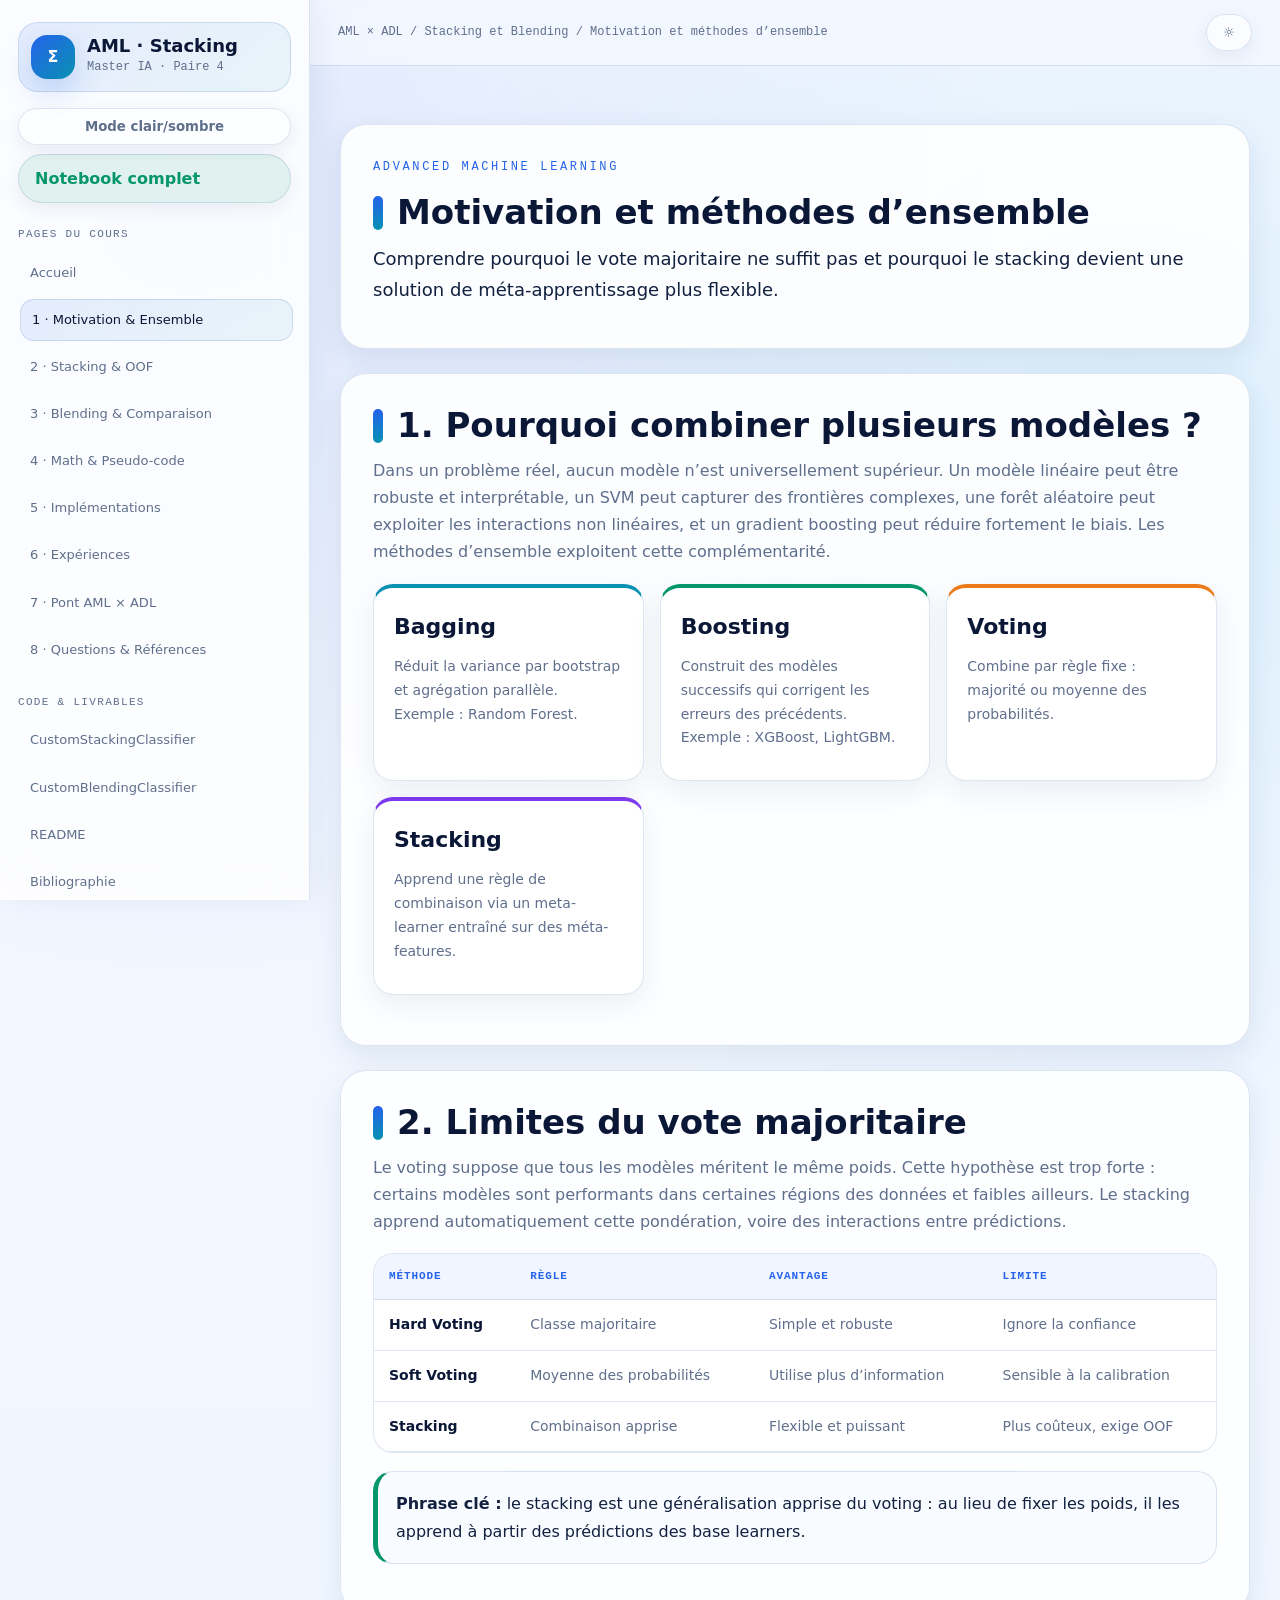
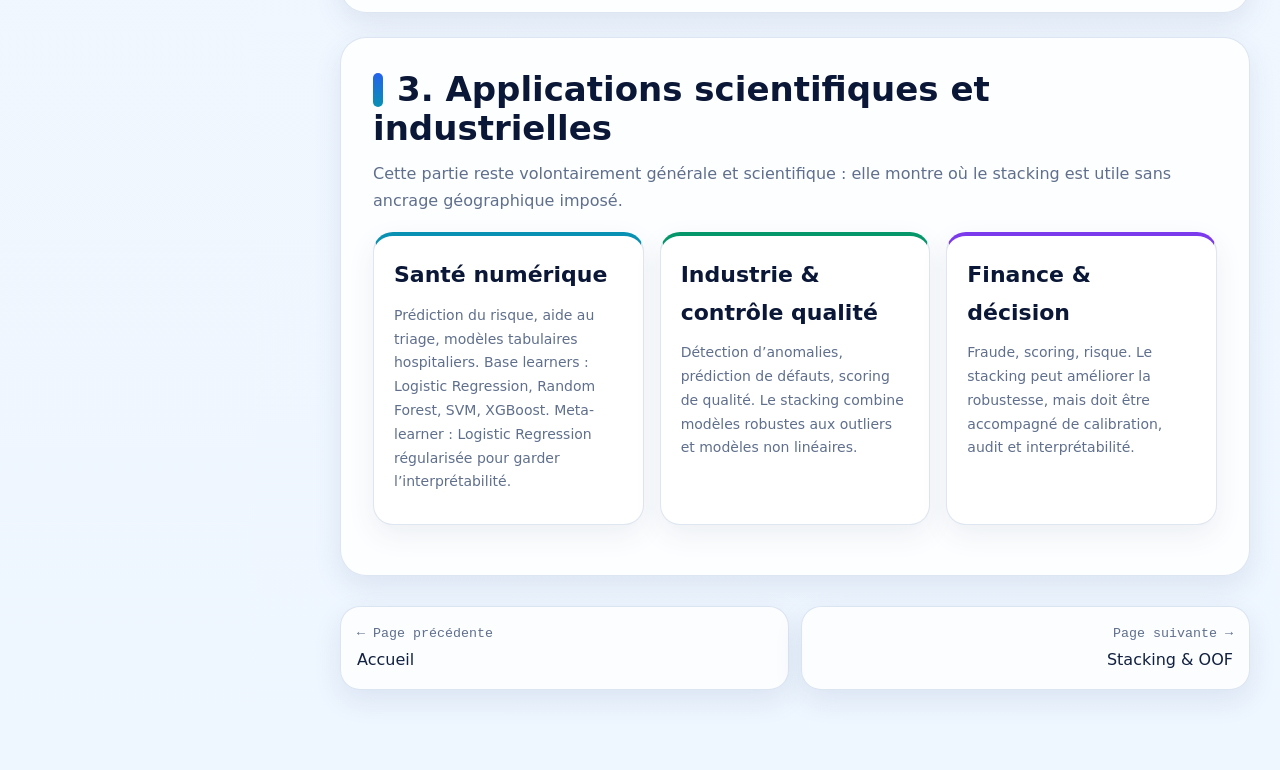
<file: AML_Stacking_Blending_95Plus_With_HTML_PPT_PDF (2)/AML_Stacking_Blending_95Plus_With_HTML_PPT_PDF/pages/01_motivation.html>
<!DOCTYPE html>
<html lang="fr">
<head>
<meta charset="UTF-8"><meta name="viewport" content="width=device-width, initial-scale=1.0">
<title>Motivation et méthodes d’ensemble — AML Stacking & Blending</title>
<link rel="stylesheet" href="../style.css">
</head>
<body>
<div class="progress"></div>
<div class="page-shell">
  <aside class="sidebar">
    <div class="brand"><div class="brand-mark"></div><div><h1>AML · Stacking</h1><p>Master IA · Paire 4</p></div></div>
    <div class="side-actions">
      <button class="btn ghost mobile-menu">Menu</button>
      <button class="btn ghost" onclick="toggleTheme()">Mode clair/sombre</button>
      <a class="btn green" href="../notebooks/05_master_complete_colab.ipynb">Notebook complet</a>
    </div>
    <div class="nav">
      <div class="nav-group-title">Pages du cours</div>
      <a class="" href="../index.html">Accueil</a>
<a class="active" href="01_motivation.html">1 · Motivation & Ensemble</a>
<a class="" href="02_stacking_oof.html">2 · Stacking & OOF</a>
<a class="" href="03_blending_comparison.html">3 · Blending & Comparaison</a>
<a class="" href="04_math_pseudocode.html">4 · Math & Pseudo-code</a>
<a class="" href="05_implementation.html">5 · Implémentations</a>
<a class="" href="06_experiments.html">6 · Expériences</a>
<a class="" href="07_aml_adl_bridge.html">7 · Pont AML × ADL</a>
<a class="" href="08_questions_references.html">8 · Questions & Références</a>
      <div class="nav-group-title">Code & livrables</div>
      <a href="../src/stacking_from_scratch.py">CustomStackingClassifier</a>
      <a href="../src/blending.py">CustomBlendingClassifier</a>
      <a href="../README.md">README</a>
      <a href="../references.md">Bibliographie</a>
    </div>
  </aside>
  <main class="main">
    <div class="topbar">
      <button class="btn ghost mobile-menu">☰</button>
      <div class="breadcrumbs">AML × ADL / Stacking et Blending / Motivation et méthodes d’ensemble</div>
      <button class="btn ghost" onclick="toggleTheme()">☼</button>
    </div>
    <div class="container">
      <section class="section">
        <div class="eyebrow">Advanced Machine Learning</div>
        <h2>Motivation et méthodes d’ensemble</h2>
        <p class="lead">Comprendre pourquoi le vote majoritaire ne suffit pas et pourquoi le stacking devient une solution de méta-apprentissage plus flexible.</p>
      </section>

<section class="section">
  <h2>1. Pourquoi combiner plusieurs modèles ?</h2>
  <p>Dans un problème réel, aucun modèle n’est universellement supérieur. Un modèle linéaire peut être robuste et interprétable, un SVM peut capturer des frontières complexes, une forêt aléatoire peut exploiter les interactions non linéaires, et un gradient boosting peut réduire fortement le biais. Les méthodes d’ensemble exploitent cette complémentarité.</p>
  <div class="grid">
    <div class="card cyan"><h3>Bagging</h3><p>Réduit la variance par bootstrap et agrégation parallèle. Exemple : Random Forest.</p></div>
    <div class="card green"><h3>Boosting</h3><p>Construit des modèles successifs qui corrigent les erreurs des précédents. Exemple : XGBoost, LightGBM.</p></div>
    <div class="card orange"><h3>Voting</h3><p>Combine par règle fixe : majorité ou moyenne des probabilités.</p></div>
    <div class="card violet"><h3>Stacking</h3><p>Apprend une règle de combinaison via un meta-learner entraîné sur des méta-features.</p></div>
  </div>
</section>
<section class="section">
  <h2>2. Limites du vote majoritaire</h2>
  <p>Le voting suppose que tous les modèles méritent le même poids. Cette hypothèse est trop forte : certains modèles sont performants dans certaines régions des données et faibles ailleurs. Le stacking apprend automatiquement cette pondération, voire des interactions entre prédictions.</p>
  <div class="table-wrap"><table>
    <tr><th>Méthode</th><th>Règle</th><th>Avantage</th><th>Limite</th></tr>
    <tr><td><strong>Hard Voting</strong></td><td>Classe majoritaire</td><td>Simple et robuste</td><td>Ignore la confiance</td></tr>
    <tr><td><strong>Soft Voting</strong></td><td>Moyenne des probabilités</td><td>Utilise plus d’information</td><td>Sensible à la calibration</td></tr>
    <tr><td><strong>Stacking</strong></td><td>Combinaison apprise</td><td>Flexible et puissant</td><td>Plus coûteux, exige OOF</td></tr>
  </table></div>
  <div class="callout green"><strong>Phrase clé :</strong> le stacking est une généralisation apprise du voting : au lieu de fixer les poids, il les apprend à partir des prédictions des base learners.</div>
</section>

<section class="section">
  <h2>3. Applications scientifiques et industrielles</h2>
  <p>Cette partie reste volontairement générale et scientifique : elle montre où le stacking est utile sans ancrage géographique imposé.</p>
  <div class="grid">
    <div class="card cyan"><h3>Santé numérique</h3><p>Prédiction du risque, aide au triage, modèles tabulaires hospitaliers. Base learners : Logistic Regression, Random Forest, SVM, XGBoost. Meta-learner : Logistic Regression régularisée pour garder l’interprétabilité.</p></div>
    <div class="card green"><h3>Industrie & contrôle qualité</h3><p>Détection d’anomalies, prédiction de défauts, scoring de qualité. Le stacking combine modèles robustes aux outliers et modèles non linéaires.</p></div>
    <div class="card violet"><h3>Finance & décision</h3><p>Fraude, scoring, risque. Le stacking peut améliorer la robustesse, mais doit être accompagné de calibration, audit et interprétabilité.</p></div>
  </div>
</section>


      <div class="pager"><a href="../index.html"><small>← Page précédente</small>Accueil</a><a href="02_stacking_oof.html" style="text-align:right"><small>Page suivante →</small>Stacking & OOF</a></div>
    </div>
  </main>
</div>
<script src="../script.js"></script>
</body></html>
</file>
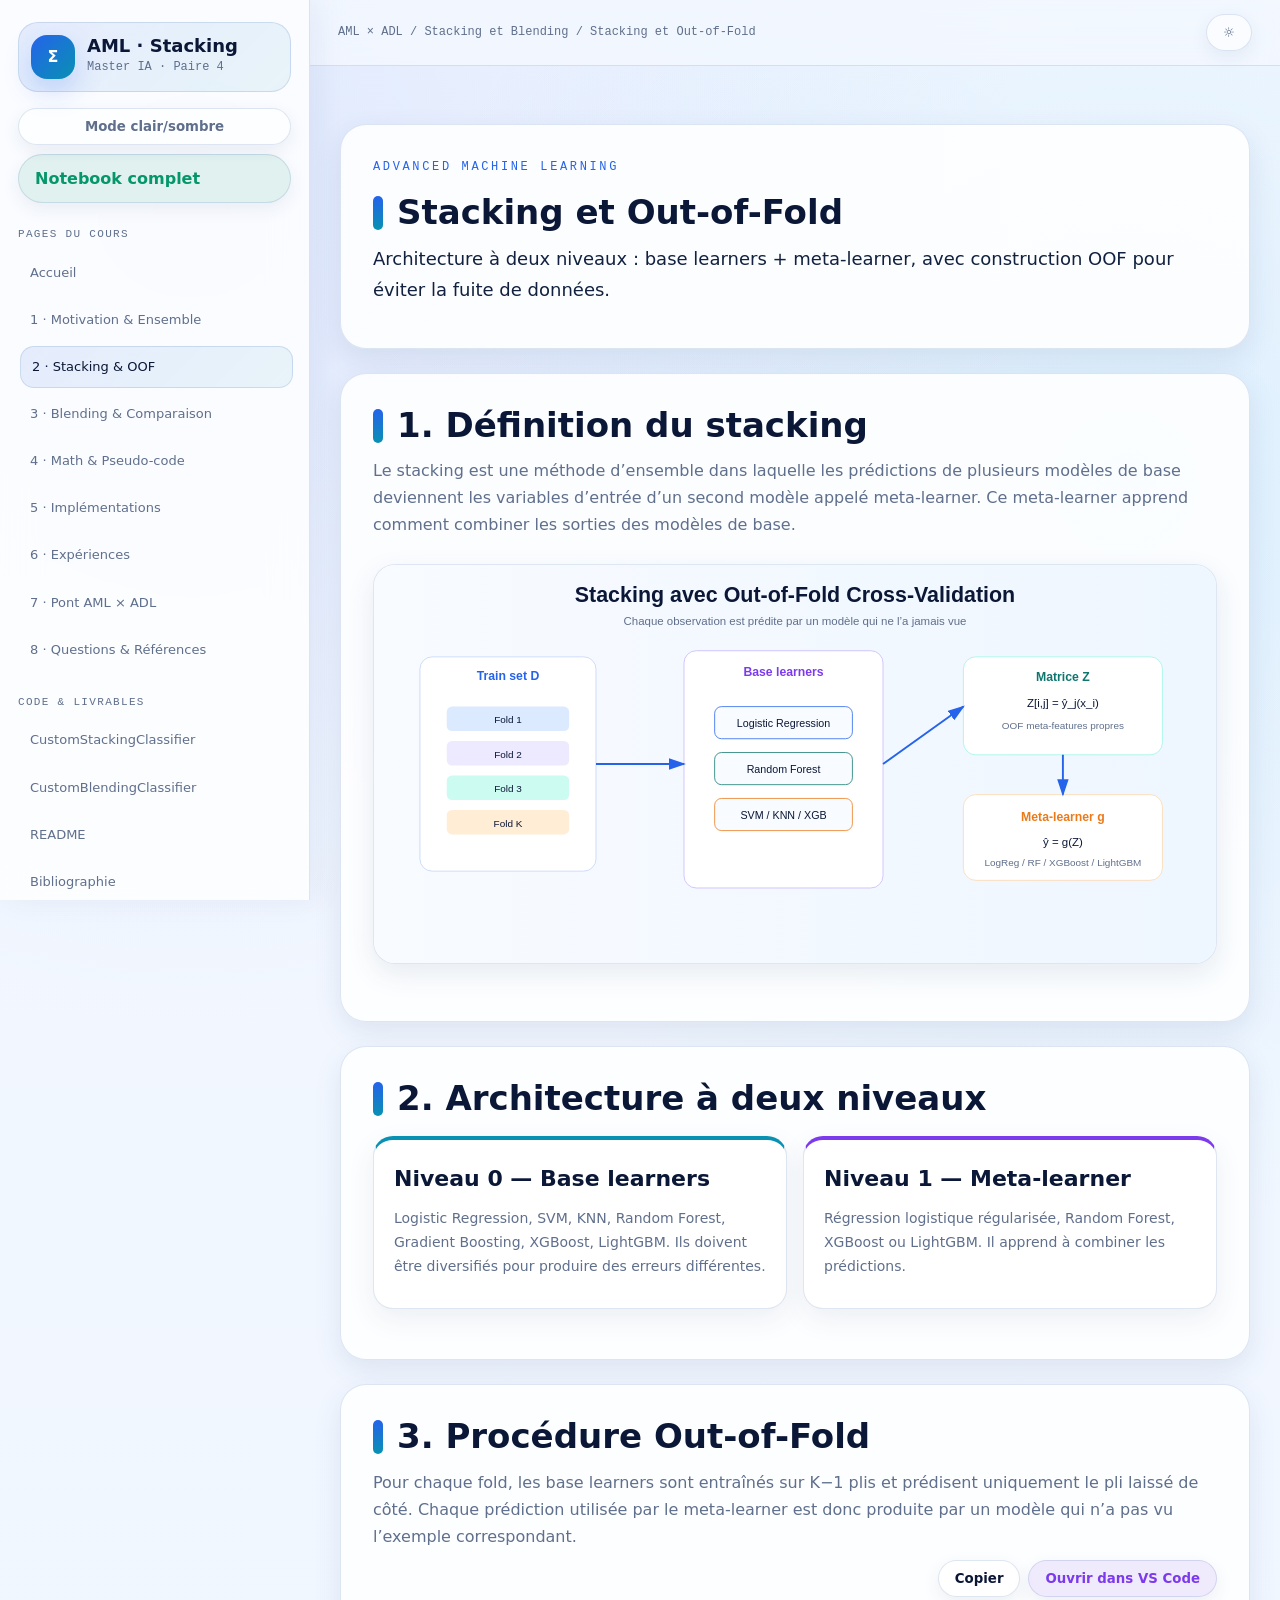
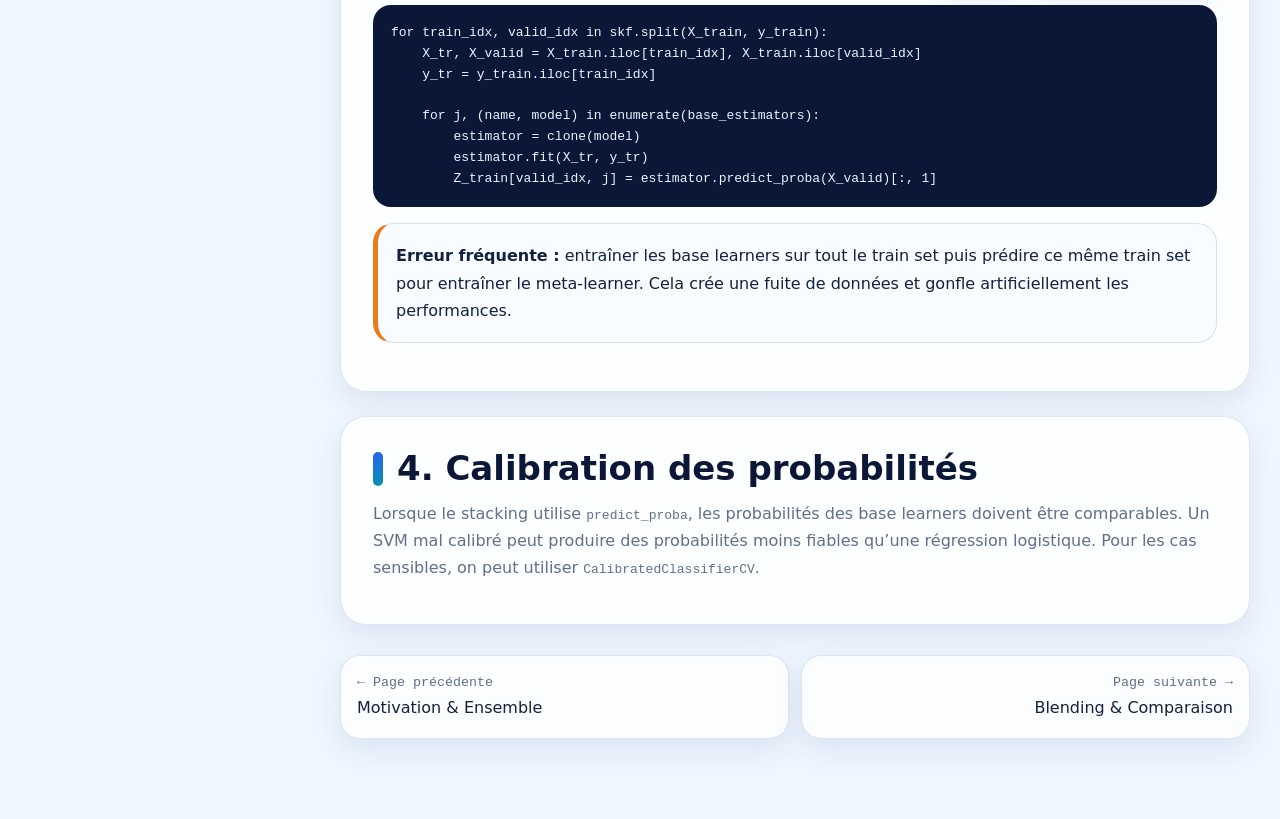
<file: AML_Stacking_Blending_95Plus_With_HTML_PPT_PDF (2)/AML_Stacking_Blending_95Plus_With_HTML_PPT_PDF/pages/02_stacking_oof.html>
<!DOCTYPE html>
<html lang="fr">
<head>
<meta charset="UTF-8"><meta name="viewport" content="width=device-width, initial-scale=1.0">
<title>Stacking et Out-of-Fold — AML Stacking & Blending</title>
<link rel="stylesheet" href="../style.css">
</head>
<body>
<div class="progress"></div>
<div class="page-shell">
  <aside class="sidebar">
    <div class="brand"><div class="brand-mark"></div><div><h1>AML · Stacking</h1><p>Master IA · Paire 4</p></div></div>
    <div class="side-actions">
      <button class="btn ghost mobile-menu">Menu</button>
      <button class="btn ghost" onclick="toggleTheme()">Mode clair/sombre</button>
      <a class="btn green" href="../notebooks/05_master_complete_colab.ipynb">Notebook complet</a>
    </div>
    <div class="nav">
      <div class="nav-group-title">Pages du cours</div>
      <a class="" href="../index.html">Accueil</a>
<a class="" href="01_motivation.html">1 · Motivation & Ensemble</a>
<a class="active" href="02_stacking_oof.html">2 · Stacking & OOF</a>
<a class="" href="03_blending_comparison.html">3 · Blending & Comparaison</a>
<a class="" href="04_math_pseudocode.html">4 · Math & Pseudo-code</a>
<a class="" href="05_implementation.html">5 · Implémentations</a>
<a class="" href="06_experiments.html">6 · Expériences</a>
<a class="" href="07_aml_adl_bridge.html">7 · Pont AML × ADL</a>
<a class="" href="08_questions_references.html">8 · Questions & Références</a>
      <div class="nav-group-title">Code & livrables</div>
      <a href="../src/stacking_from_scratch.py">CustomStackingClassifier</a>
      <a href="../src/blending.py">CustomBlendingClassifier</a>
      <a href="../README.md">README</a>
      <a href="../references.md">Bibliographie</a>
    </div>
  </aside>
  <main class="main">
    <div class="topbar">
      <button class="btn ghost mobile-menu">☰</button>
      <div class="breadcrumbs">AML × ADL / Stacking et Blending / Stacking et Out-of-Fold</div>
      <button class="btn ghost" onclick="toggleTheme()">☼</button>
    </div>
    <div class="container">
      <section class="section">
        <div class="eyebrow">Advanced Machine Learning</div>
        <h2>Stacking et Out-of-Fold</h2>
        <p class="lead">Architecture à deux niveaux : base learners + meta-learner, avec construction OOF pour éviter la fuite de données.</p>
      </section>

<section class="section">
  <h2>1. Définition du stacking</h2>
  <p>Le stacking est une méthode d’ensemble dans laquelle les prédictions de plusieurs modèles de base deviennent les variables d’entrée d’un second modèle appelé meta-learner. Ce meta-learner apprend comment combiner les sorties des modèles de base.</p>
  <img class="diagram" src="../assets/diagrams/stacking_oof.svg" alt="Architecture stacking OOF">
</section>
<section class="section">
  <h2>2. Architecture à deux niveaux</h2>
  <div class="grid">
    <div class="card cyan"><h3>Niveau 0 — Base learners</h3><p>Logistic Regression, SVM, KNN, Random Forest, Gradient Boosting, XGBoost, LightGBM. Ils doivent être diversifiés pour produire des erreurs différentes.</p></div>
    <div class="card violet"><h3>Niveau 1 — Meta-learner</h3><p>Régression logistique régularisée, Random Forest, XGBoost ou LightGBM. Il apprend à combiner les prédictions.</p></div>
  </div>
</section>
<section class="section">
  <h2>3. Procédure Out-of-Fold</h2>
  <p>Pour chaque fold, les base learners sont entraînés sur K−1 plis et prédisent uniquement le pli laissé de côté. Chaque prédiction utilisée par le meta-learner est donc produite par un modèle qui n’a pas vu l’exemple correspondant.</p>
  <div class="code-actions"><button class="btn" onclick="copyCode('oof-code')">Copier</button><button class="btn violet" onclick="openVS('../src/stacking_from_scratch.py')">Ouvrir dans VS Code</button></div>
  <pre id="oof-code">for train_idx, valid_idx in skf.split(X_train, y_train):
    X_tr, X_valid = X_train.iloc[train_idx], X_train.iloc[valid_idx]
    y_tr = y_train.iloc[train_idx]

    for j, (name, model) in enumerate(base_estimators):
        estimator = clone(model)
        estimator.fit(X_tr, y_tr)
        Z_train[valid_idx, j] = estimator.predict_proba(X_valid)[:, 1]</pre>
  <div class="callout orange"><strong>Erreur fréquente :</strong> entraîner les base learners sur tout le train set puis prédire ce même train set pour entraîner le meta-learner. Cela crée une fuite de données et gonfle artificiellement les performances.</div>
</section>
<section class="section">
  <h2>4. Calibration des probabilités</h2>
  <p>Lorsque le stacking utilise <code>predict_proba</code>, les probabilités des base learners doivent être comparables. Un SVM mal calibré peut produire des probabilités moins fiables qu’une régression logistique. Pour les cas sensibles, on peut utiliser <code>CalibratedClassifierCV</code>.</p>
</section>

      <div class="pager"><a href="01_motivation.html"><small>← Page précédente</small>Motivation & Ensemble</a><a href="03_blending_comparison.html" style="text-align:right"><small>Page suivante →</small>Blending & Comparaison</a></div>
    </div>
  </main>
</div>
<script src="../script.js"></script>
</body></html>
</file>
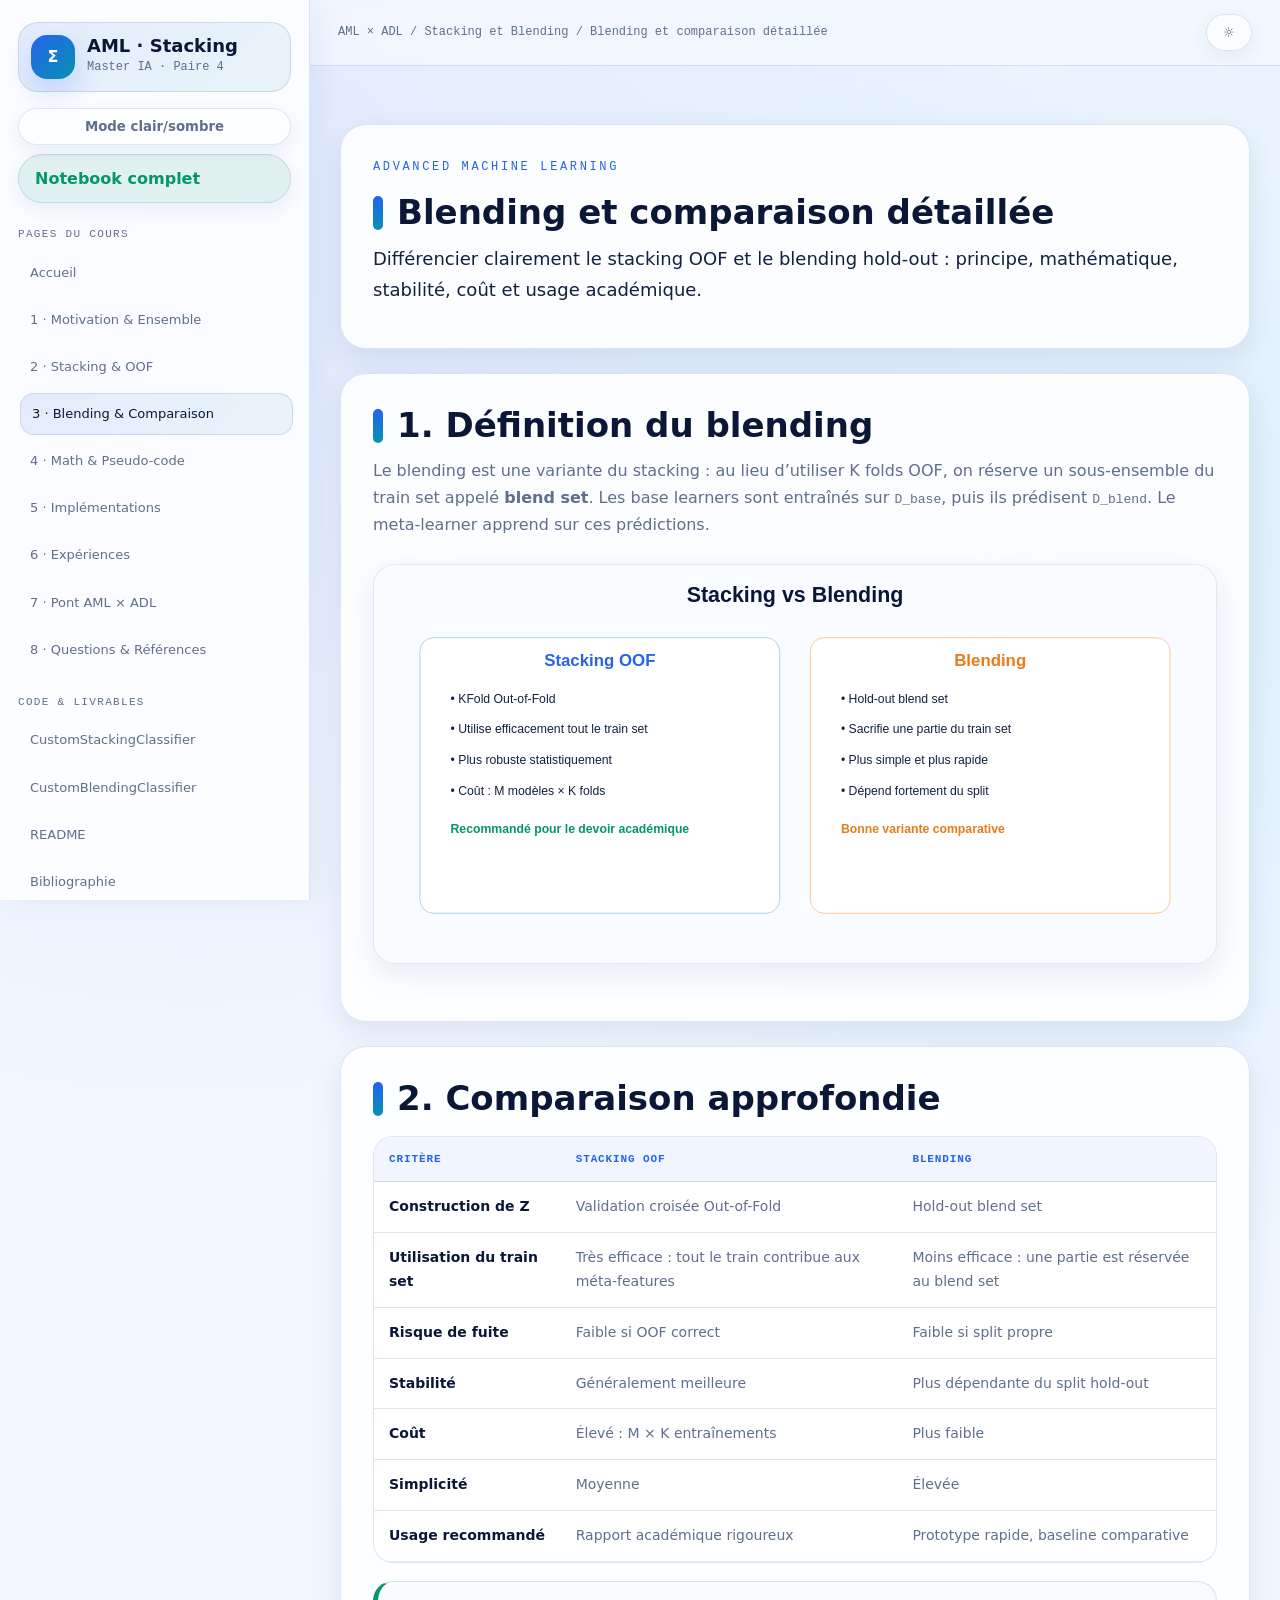
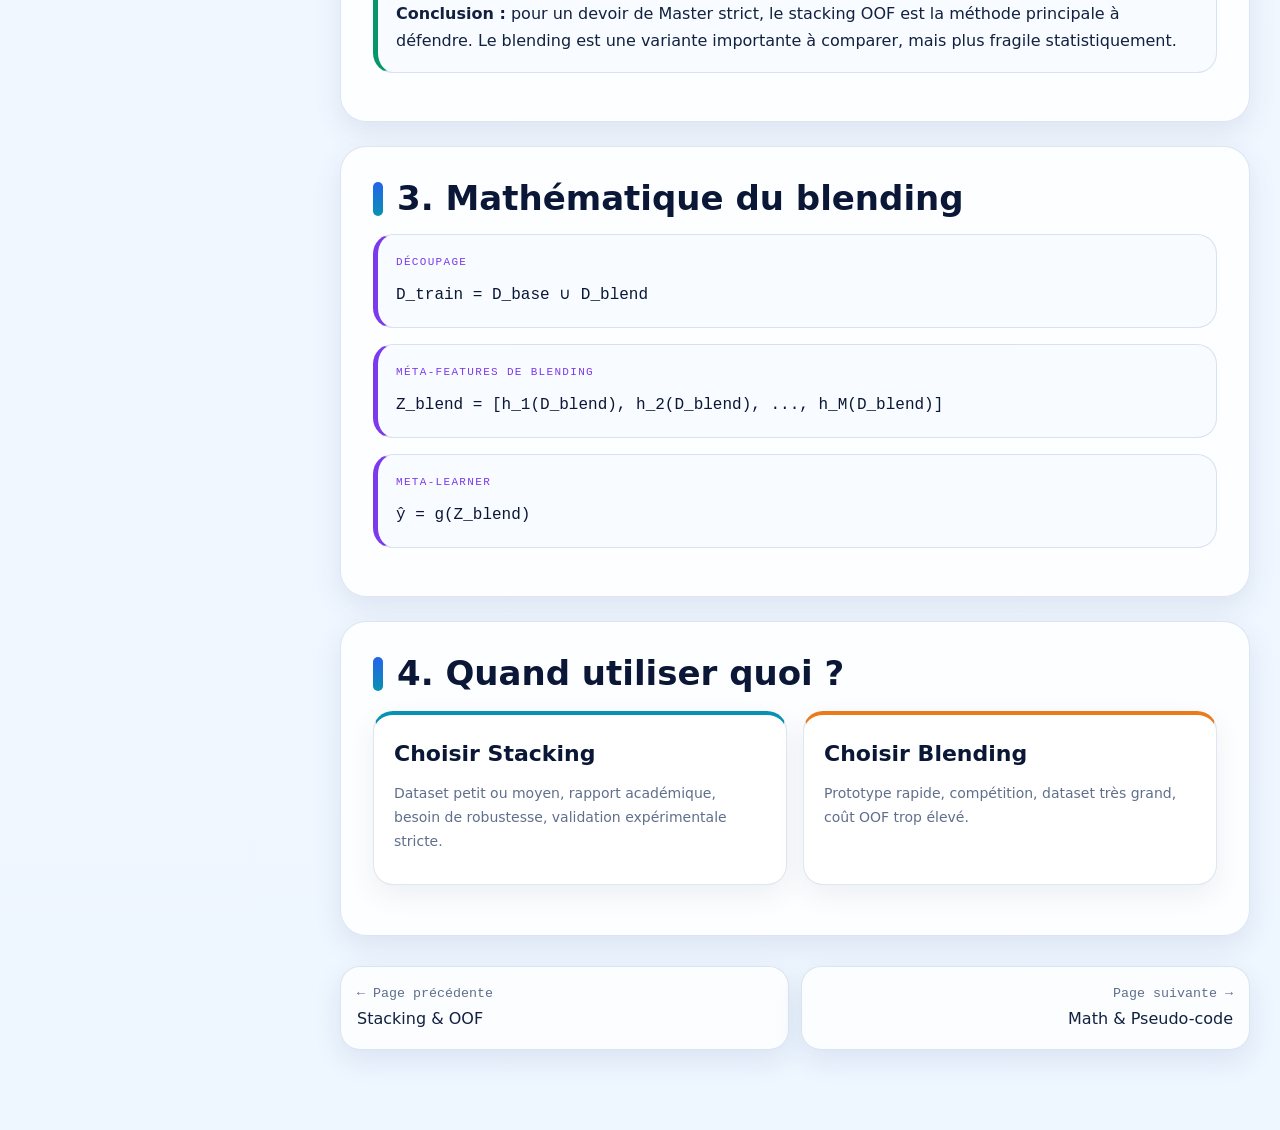
<file: AML_Stacking_Blending_95Plus_With_HTML_PPT_PDF (2)/AML_Stacking_Blending_95Plus_With_HTML_PPT_PDF/pages/03_blending_comparison.html>
<!DOCTYPE html>
<html lang="fr">
<head>
<meta charset="UTF-8"><meta name="viewport" content="width=device-width, initial-scale=1.0">
<title>Blending et comparaison détaillée — AML Stacking & Blending</title>
<link rel="stylesheet" href="../style.css">
</head>
<body>
<div class="progress"></div>
<div class="page-shell">
  <aside class="sidebar">
    <div class="brand"><div class="brand-mark"></div><div><h1>AML · Stacking</h1><p>Master IA · Paire 4</p></div></div>
    <div class="side-actions">
      <button class="btn ghost mobile-menu">Menu</button>
      <button class="btn ghost" onclick="toggleTheme()">Mode clair/sombre</button>
      <a class="btn green" href="../notebooks/05_master_complete_colab.ipynb">Notebook complet</a>
    </div>
    <div class="nav">
      <div class="nav-group-title">Pages du cours</div>
      <a class="" href="../index.html">Accueil</a>
<a class="" href="01_motivation.html">1 · Motivation & Ensemble</a>
<a class="" href="02_stacking_oof.html">2 · Stacking & OOF</a>
<a class="active" href="03_blending_comparison.html">3 · Blending & Comparaison</a>
<a class="" href="04_math_pseudocode.html">4 · Math & Pseudo-code</a>
<a class="" href="05_implementation.html">5 · Implémentations</a>
<a class="" href="06_experiments.html">6 · Expériences</a>
<a class="" href="07_aml_adl_bridge.html">7 · Pont AML × ADL</a>
<a class="" href="08_questions_references.html">8 · Questions & Références</a>
      <div class="nav-group-title">Code & livrables</div>
      <a href="../src/stacking_from_scratch.py">CustomStackingClassifier</a>
      <a href="../src/blending.py">CustomBlendingClassifier</a>
      <a href="../README.md">README</a>
      <a href="../references.md">Bibliographie</a>
    </div>
  </aside>
  <main class="main">
    <div class="topbar">
      <button class="btn ghost mobile-menu">☰</button>
      <div class="breadcrumbs">AML × ADL / Stacking et Blending / Blending et comparaison détaillée</div>
      <button class="btn ghost" onclick="toggleTheme()">☼</button>
    </div>
    <div class="container">
      <section class="section">
        <div class="eyebrow">Advanced Machine Learning</div>
        <h2>Blending et comparaison détaillée</h2>
        <p class="lead">Différencier clairement le stacking OOF et le blending hold-out : principe, mathématique, stabilité, coût et usage académique.</p>
      </section>

<section class="section">
  <h2>1. Définition du blending</h2>
  <p>Le blending est une variante du stacking : au lieu d’utiliser K folds OOF, on réserve un sous-ensemble du train set appelé <strong>blend set</strong>. Les base learners sont entraînés sur <code>D_base</code>, puis ils prédisent <code>D_blend</code>. Le meta-learner apprend sur ces prédictions.</p>
  <img class="diagram" src="../assets/diagrams/blending_vs_stacking.svg" alt="Blending vs Stacking">
</section>
<section class="section">
  <h2>2. Comparaison approfondie</h2>
  <div class="table-wrap"><table>
    <tr><th>Critère</th><th>Stacking OOF</th><th>Blending</th></tr>
    <tr><td><strong>Construction de Z</strong></td><td>Validation croisée Out-of-Fold</td><td>Hold-out blend set</td></tr>
    <tr><td><strong>Utilisation du train set</strong></td><td>Très efficace : tout le train contribue aux méta-features</td><td>Moins efficace : une partie est réservée au blend set</td></tr>
    <tr><td><strong>Risque de fuite</strong></td><td>Faible si OOF correct</td><td>Faible si split propre</td></tr>
    <tr><td><strong>Stabilité</strong></td><td>Généralement meilleure</td><td>Plus dépendante du split hold-out</td></tr>
    <tr><td><strong>Coût</strong></td><td>Élevé : M × K entraînements</td><td>Plus faible</td></tr>
    <tr><td><strong>Simplicité</strong></td><td>Moyenne</td><td>Élevée</td></tr>
    <tr><td><strong>Usage recommandé</strong></td><td>Rapport académique rigoureux</td><td>Prototype rapide, baseline comparative</td></tr>
  </table></div>
  <div class="callout green"><strong>Conclusion :</strong> pour un devoir de Master strict, le stacking OOF est la méthode principale à défendre. Le blending est une variante importante à comparer, mais plus fragile statistiquement.</div>
</section>
<section class="section">
  <h2>3. Mathématique du blending</h2>
  <div class="math-box"><div class="math-label">Découpage</div><div class="formula">D_train = D_base ∪ D_blend</div></div>
  <div class="math-box"><div class="math-label">Méta-features de blending</div><div class="formula">Z_blend = [h_1(D_blend), h_2(D_blend), ..., h_M(D_blend)]</div></div>
  <div class="math-box"><div class="math-label">Meta-learner</div><div class="formula">ŷ = g(Z_blend)</div></div>
</section>
<section class="section">
  <h2>4. Quand utiliser quoi ?</h2>
  <div class="grid">
    <div class="card cyan"><h3>Choisir Stacking</h3><p>Dataset petit ou moyen, rapport académique, besoin de robustesse, validation expérimentale stricte.</p></div>
    <div class="card orange"><h3>Choisir Blending</h3><p>Prototype rapide, compétition, dataset très grand, coût OOF trop élevé.</p></div>
  </div>
</section>

      <div class="pager"><a href="02_stacking_oof.html"><small>← Page précédente</small>Stacking & OOF</a><a href="04_math_pseudocode.html" style="text-align:right"><small>Page suivante →</small>Math & Pseudo-code</a></div>
    </div>
  </main>
</div>
<script src="../script.js"></script>
</body></html>
</file>
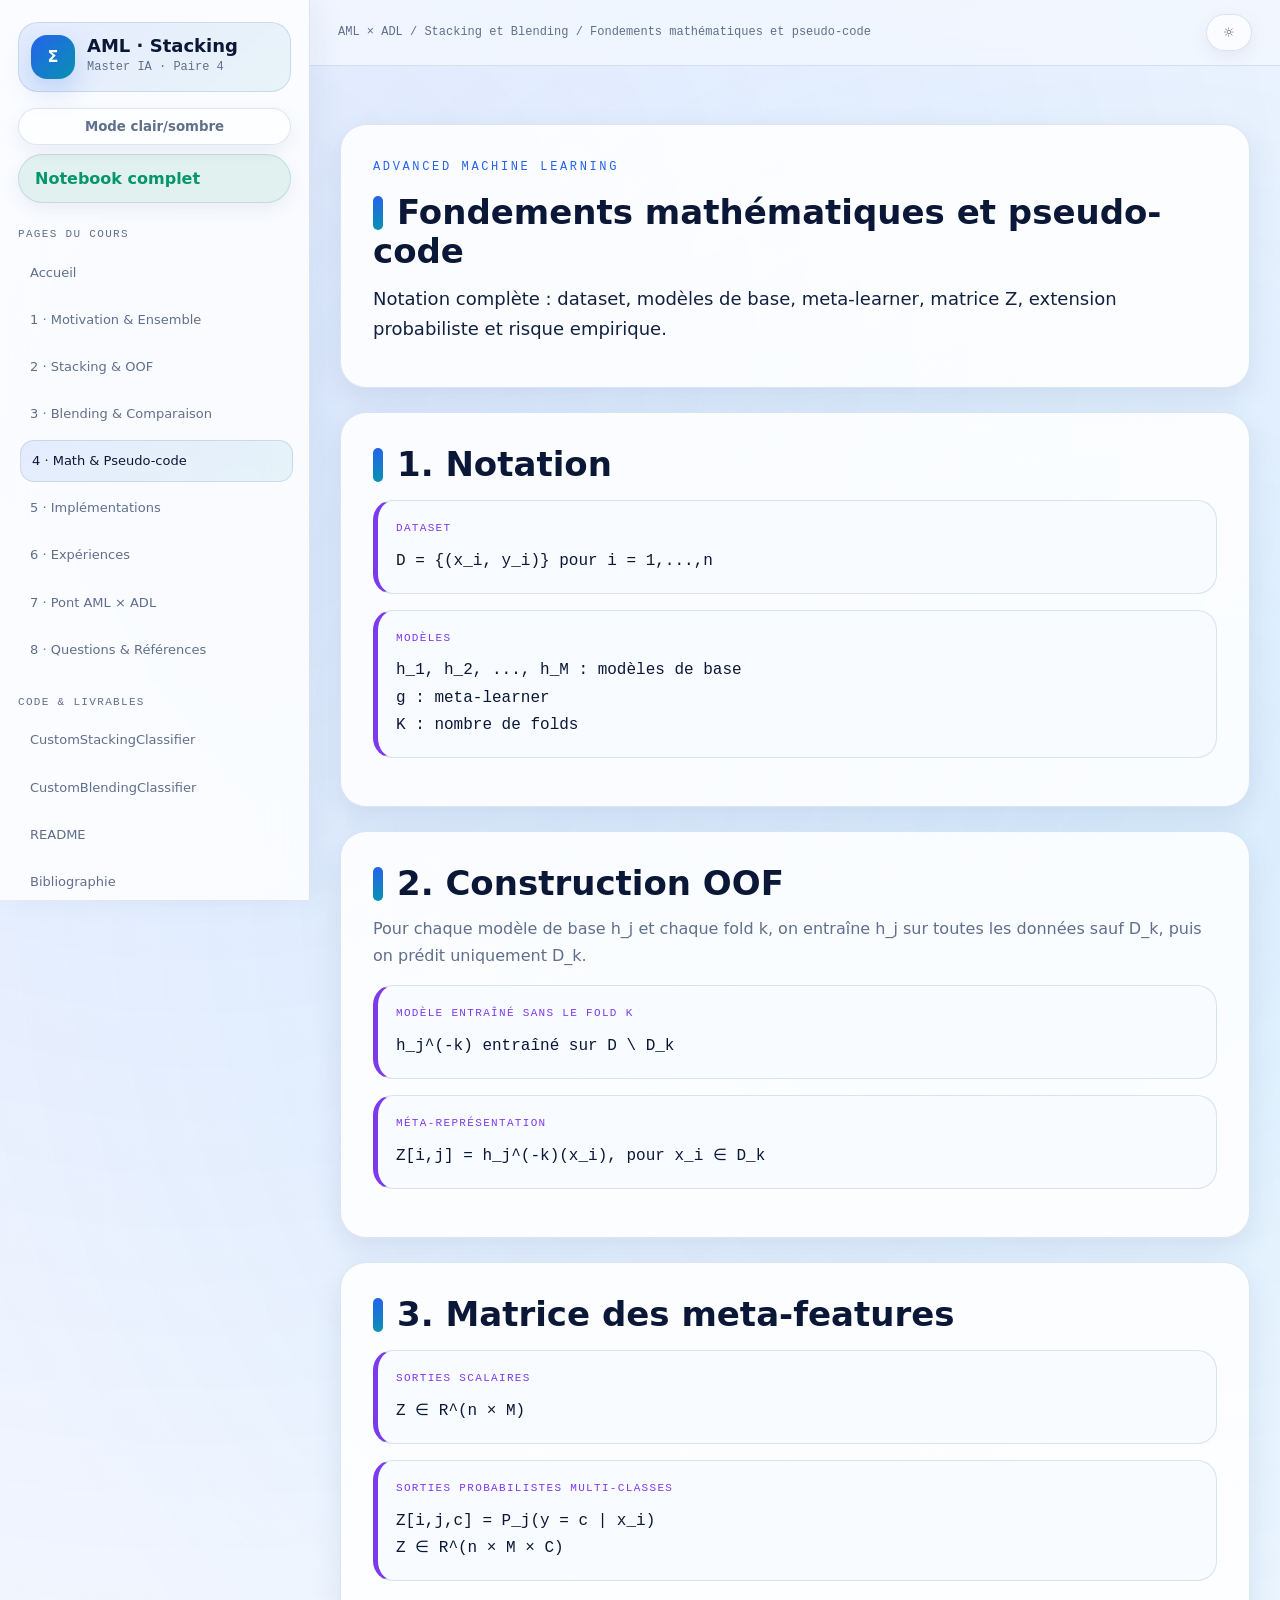
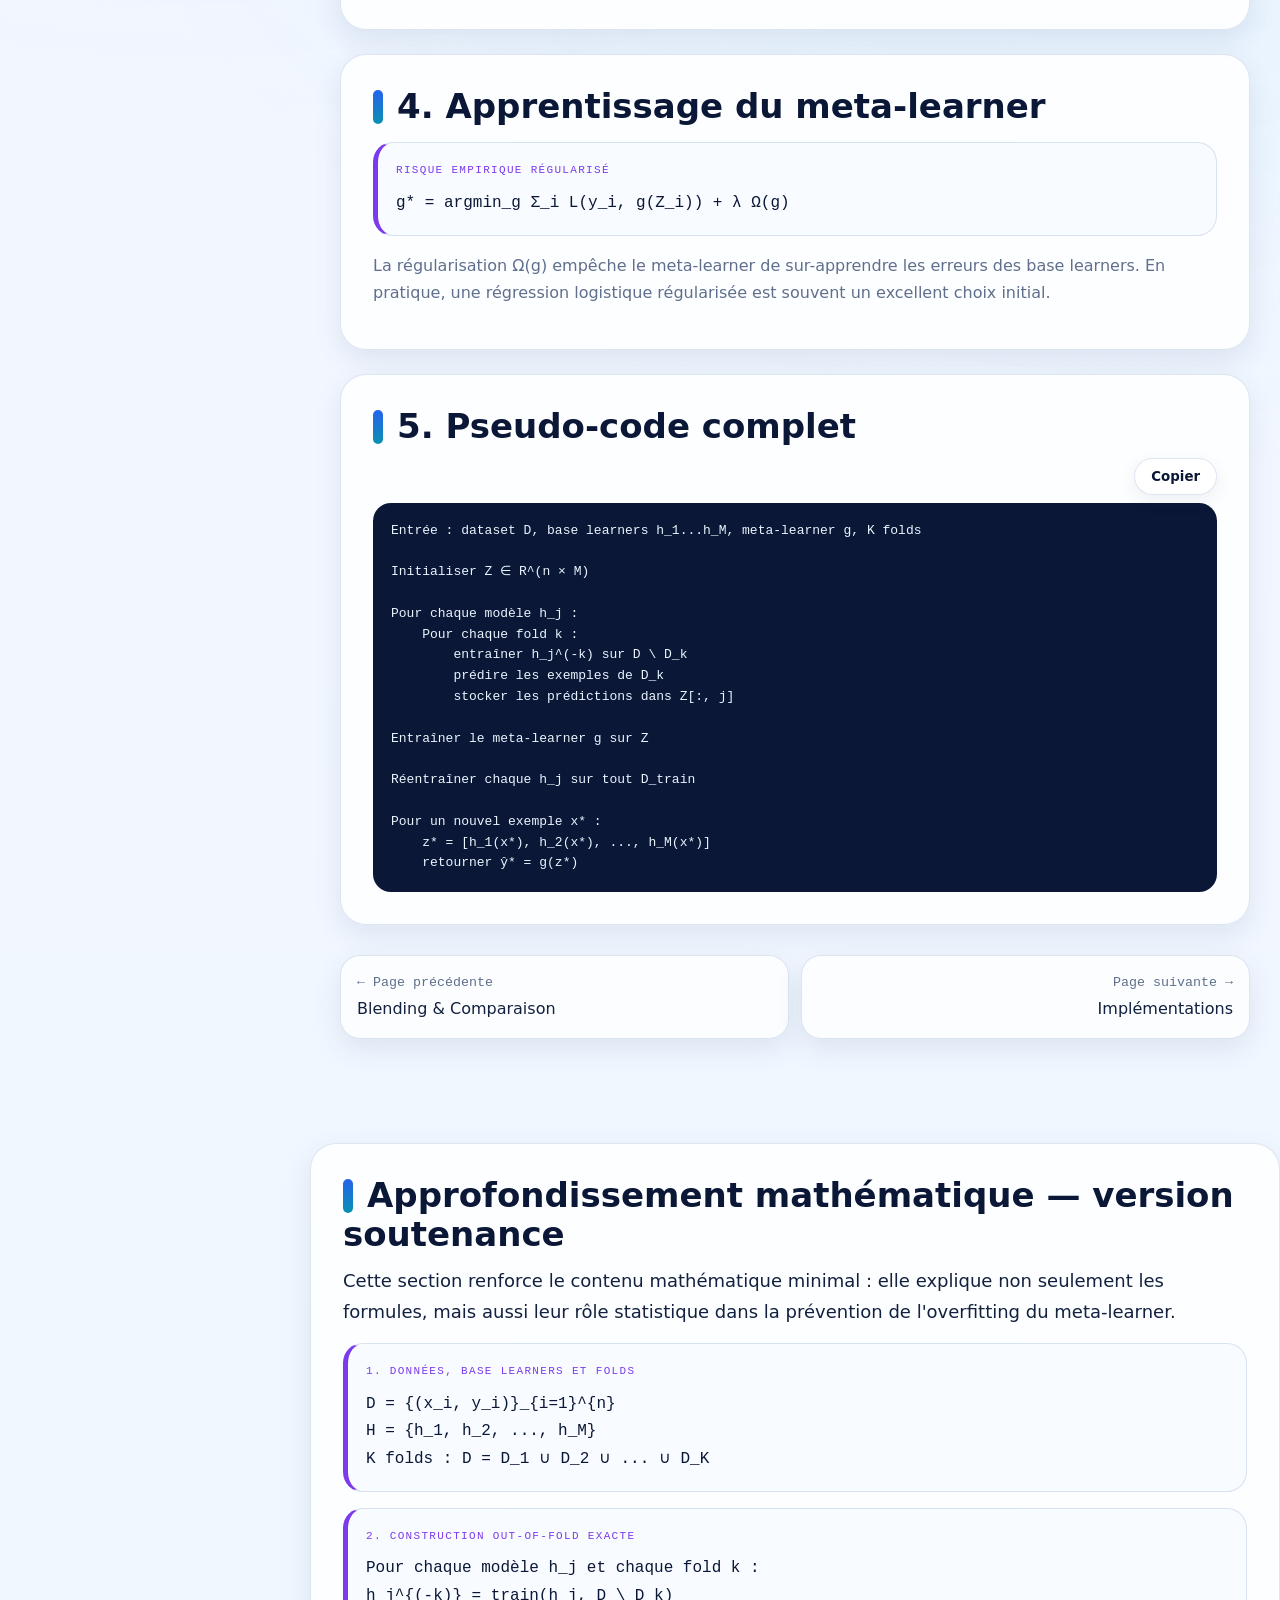
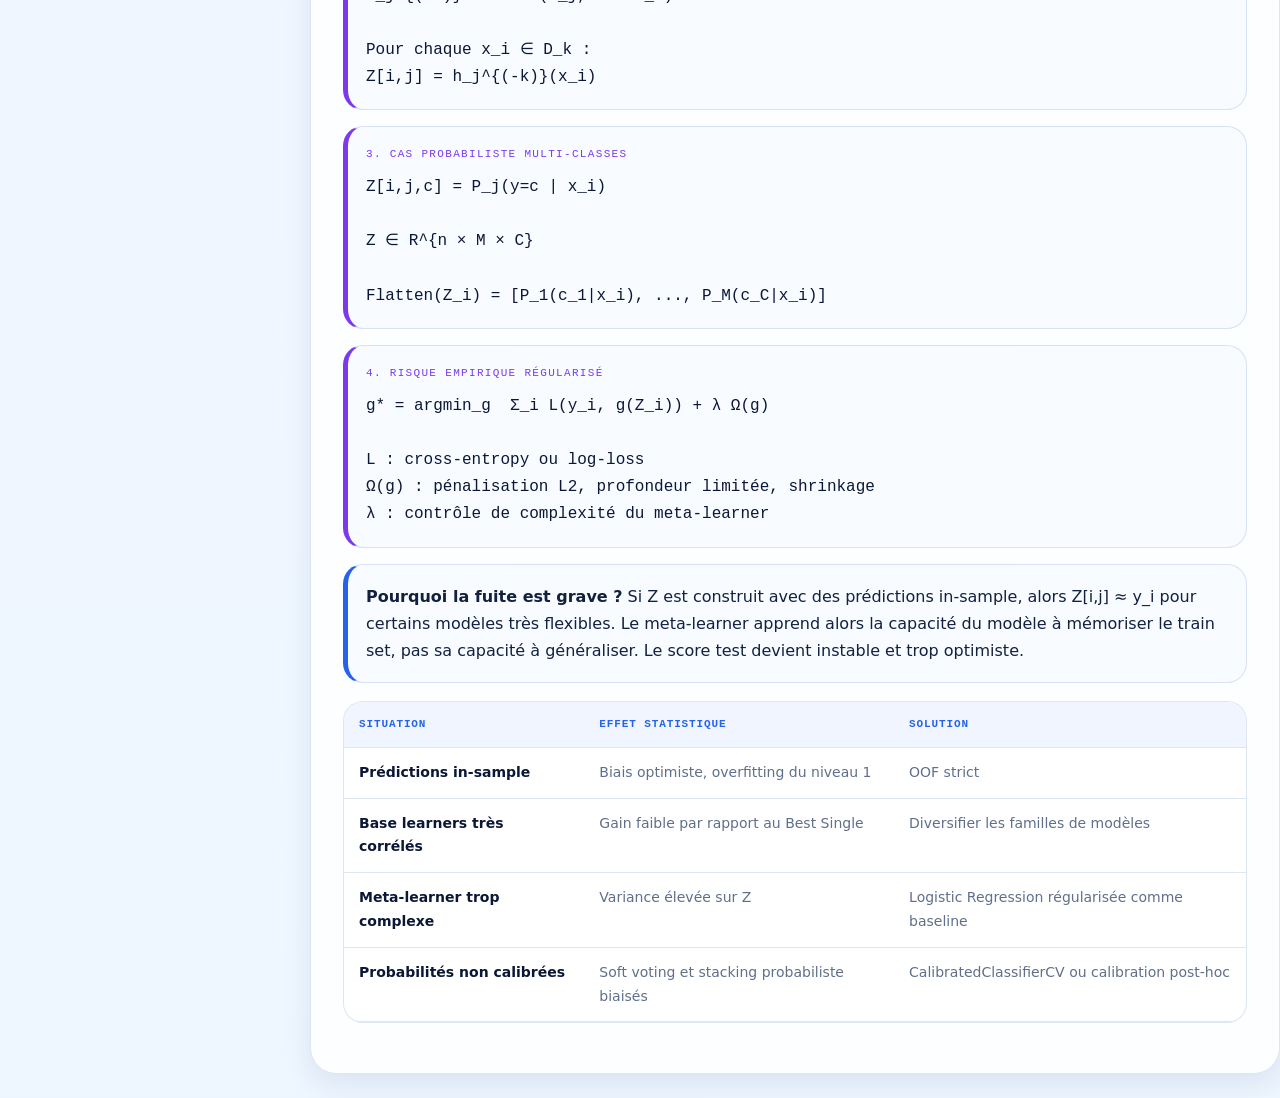
<file: AML_Stacking_Blending_95Plus_With_HTML_PPT_PDF (2)/AML_Stacking_Blending_95Plus_With_HTML_PPT_PDF/pages/04_math_pseudocode.html>
<!DOCTYPE html>
<html lang="fr">
<head>
<meta charset="UTF-8"><meta name="viewport" content="width=device-width, initial-scale=1.0">
<title>Fondements mathématiques et pseudo-code — AML Stacking & Blending</title>
<link rel="stylesheet" href="../style.css">
</head>
<body>
<div class="progress"></div>
<div class="page-shell">
  <aside class="sidebar">
    <div class="brand"><div class="brand-mark"></div><div><h1>AML · Stacking</h1><p>Master IA · Paire 4</p></div></div>
    <div class="side-actions">
      <button class="btn ghost mobile-menu">Menu</button>
      <button class="btn ghost" onclick="toggleTheme()">Mode clair/sombre</button>
      <a class="btn green" href="../notebooks/05_master_complete_colab.ipynb">Notebook complet</a>
    </div>
    <div class="nav">
      <div class="nav-group-title">Pages du cours</div>
      <a class="" href="../index.html">Accueil</a>
<a class="" href="01_motivation.html">1 · Motivation & Ensemble</a>
<a class="" href="02_stacking_oof.html">2 · Stacking & OOF</a>
<a class="" href="03_blending_comparison.html">3 · Blending & Comparaison</a>
<a class="active" href="04_math_pseudocode.html">4 · Math & Pseudo-code</a>
<a class="" href="05_implementation.html">5 · Implémentations</a>
<a class="" href="06_experiments.html">6 · Expériences</a>
<a class="" href="07_aml_adl_bridge.html">7 · Pont AML × ADL</a>
<a class="" href="08_questions_references.html">8 · Questions & Références</a>
      <div class="nav-group-title">Code & livrables</div>
      <a href="../src/stacking_from_scratch.py">CustomStackingClassifier</a>
      <a href="../src/blending.py">CustomBlendingClassifier</a>
      <a href="../README.md">README</a>
      <a href="../references.md">Bibliographie</a>
    </div>
  </aside>
  <main class="main">
    <div class="topbar">
      <button class="btn ghost mobile-menu">☰</button>
      <div class="breadcrumbs">AML × ADL / Stacking et Blending / Fondements mathématiques et pseudo-code</div>
      <button class="btn ghost" onclick="toggleTheme()">☼</button>
    </div>
    <div class="container">
      <section class="section">
        <div class="eyebrow">Advanced Machine Learning</div>
        <h2>Fondements mathématiques et pseudo-code</h2>
        <p class="lead">Notation complète : dataset, modèles de base, meta-learner, matrice Z, extension probabiliste et risque empirique.</p>
      </section>

<section class="section">
  <h2>1. Notation</h2>
  <div class="math-box"><div class="math-label">Dataset</div><div class="formula">D = {(x_i, y_i)} pour i = 1,...,n</div></div>
  <div class="math-box"><div class="math-label">Modèles</div><div class="formula">h_1, h_2, ..., h_M : modèles de base
g : meta-learner
K : nombre de folds</div></div>
</section>
<section class="section">
  <h2>2. Construction OOF</h2>
  <p>Pour chaque modèle de base h_j et chaque fold k, on entraîne h_j sur toutes les données sauf D_k, puis on prédit uniquement D_k.</p>
  <div class="math-box"><div class="math-label">Modèle entraîné sans le fold k</div><div class="formula">h_j^(-k) entraîné sur D \ D_k</div></div>
  <div class="math-box"><div class="math-label">Méta-représentation</div><div class="formula">Z[i,j] = h_j^(-k)(x_i), pour x_i ∈ D_k</div></div>
</section>
<section class="section">
  <h2>3. Matrice des meta-features</h2>
  <div class="math-box"><div class="math-label">Sorties scalaires</div><div class="formula">Z ∈ R^(n × M)</div></div>
  <div class="math-box"><div class="math-label">Sorties probabilistes multi-classes</div><div class="formula">Z[i,j,c] = P_j(y = c | x_i)
Z ∈ R^(n × M × C)</div></div>
</section>
<section class="section">
  <h2>4. Apprentissage du meta-learner</h2>
  <div class="math-box"><div class="math-label">Risque empirique régularisé</div><div class="formula">g* = argmin_g Σ_i L(y_i, g(Z_i)) + λ Ω(g)</div></div>
  <p>La régularisation Ω(g) empêche le meta-learner de sur-apprendre les erreurs des base learners. En pratique, une régression logistique régularisée est souvent un excellent choix initial.</p>
</section>
<section class="section">
  <h2>5. Pseudo-code complet</h2>
  <div class="code-actions"><button class="btn" onclick="copyCode('pseudo')">Copier</button></div>
  <pre id="pseudo">Entrée : dataset D, base learners h_1...h_M, meta-learner g, K folds

Initialiser Z ∈ R^(n × M)

Pour chaque modèle h_j :
    Pour chaque fold k :
        entraîner h_j^(-k) sur D \ D_k
        prédire les exemples de D_k
        stocker les prédictions dans Z[:, j]

Entraîner le meta-learner g sur Z

Réentraîner chaque h_j sur tout D_train

Pour un nouvel exemple x* :
    z* = [h_1(x*), h_2(x*), ..., h_M(x*)]
    retourner ŷ* = g(z*)</pre>
</section>

      <div class="pager"><a href="03_blending_comparison.html"><small>← Page précédente</small>Blending & Comparaison</a><a href="05_implementation.html" style="text-align:right"><small>Page suivante →</small>Implémentations</a></div>
    </div>
  
<section class="section">
  <h2>Approfondissement mathématique — version soutenance</h2>
  <p class="lead">Cette section renforce le contenu mathématique minimal : elle explique non seulement les formules, mais aussi leur rôle statistique dans la prévention de l'overfitting du meta-learner.</p>

  <div class="math-box">
    <div class="math-label">1. Données, base learners et folds</div>
    <div class="formula">D = {(x_i, y_i)}_{i=1}^{n}
H = {h_1, h_2, ..., h_M}
K folds : D = D_1 ∪ D_2 ∪ ... ∪ D_K</div>
  </div>

  <div class="math-box">
    <div class="math-label">2. Construction Out-of-Fold exacte</div>
    <div class="formula">Pour chaque modèle h_j et chaque fold k :
h_j^{(-k)} = train(h_j, D \ D_k)

Pour chaque x_i ∈ D_k :
Z[i,j] = h_j^{(-k)}(x_i)</div>
  </div>

  <div class="math-box">
    <div class="math-label">3. Cas probabiliste multi-classes</div>
    <div class="formula">Z[i,j,c] = P_j(y=c | x_i)

Z ∈ R^{n × M × C}

Flatten(Z_i) = [P_1(c_1|x_i), ..., P_M(c_C|x_i)]</div>
  </div>

  <div class="math-box">
    <div class="math-label">4. Risque empirique régularisé</div>
    <div class="formula">g* = argmin_g  Σ_i L(y_i, g(Z_i)) + λ Ω(g)

L : cross-entropy ou log-loss
Ω(g) : pénalisation L2, profondeur limitée, shrinkage
λ : contrôle de complexité du meta-learner</div>
  </div>

  <div class="callout red">
    <strong>Pourquoi la fuite est grave ?</strong> Si Z est construit avec des prédictions in-sample, alors Z[i,j] ≈ y_i pour certains modèles très flexibles. Le meta-learner apprend alors la capacité du modèle à mémoriser le train set, pas sa capacité à généraliser. Le score test devient instable et trop optimiste.
  </div>

  <div class="table-wrap">
    <table>
      <tr><th>Situation</th><th>Effet statistique</th><th>Solution</th></tr>
      <tr><td><strong>Prédictions in-sample</strong></td><td>Biais optimiste, overfitting du niveau 1</td><td>OOF strict</td></tr>
      <tr><td><strong>Base learners très corrélés</strong></td><td>Gain faible par rapport au Best Single</td><td>Diversifier les familles de modèles</td></tr>
      <tr><td><strong>Meta-learner trop complexe</strong></td><td>Variance élevée sur Z</td><td>Logistic Regression régularisée comme baseline</td></tr>
      <tr><td><strong>Probabilités non calibrées</strong></td><td>Soft voting et stacking probabiliste biaisés</td><td>CalibratedClassifierCV ou calibration post-hoc</td></tr>
    </table>
  </div>
</section>

</main>
</div>
<script src="../script.js"></script>
</body></html>
</file>
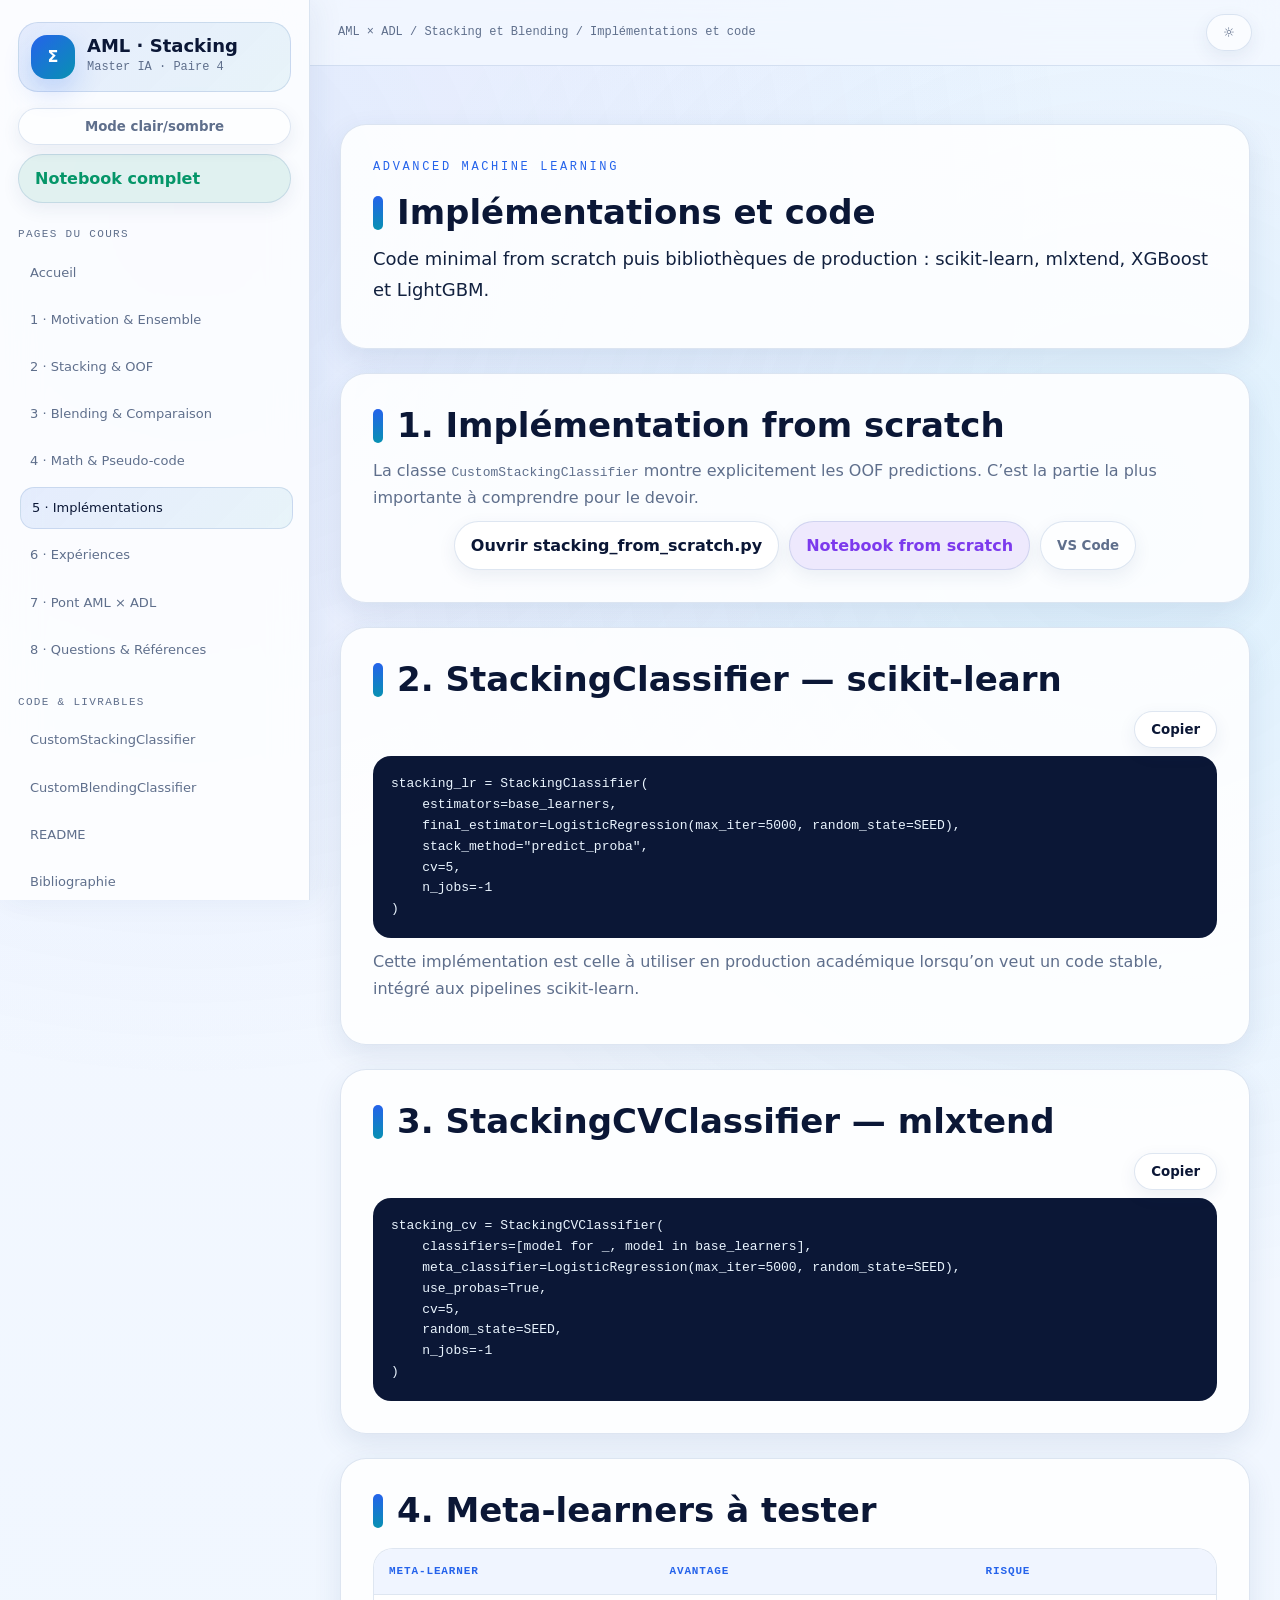
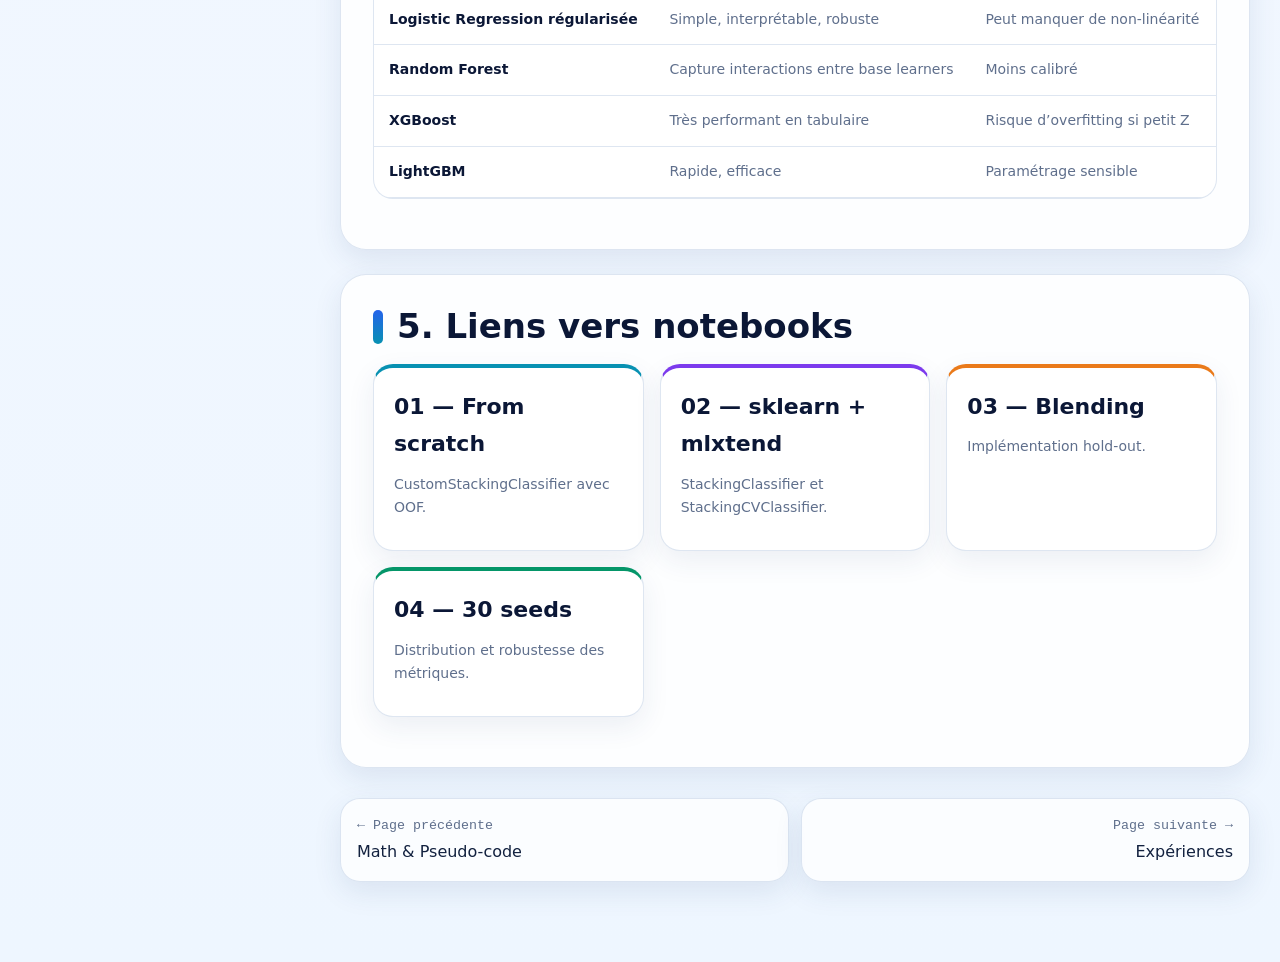
<file: AML_Stacking_Blending_95Plus_With_HTML_PPT_PDF (2)/AML_Stacking_Blending_95Plus_With_HTML_PPT_PDF/pages/05_implementation.html>
<!DOCTYPE html>
<html lang="fr">
<head>
<meta charset="UTF-8"><meta name="viewport" content="width=device-width, initial-scale=1.0">
<title>Implémentations et code — AML Stacking & Blending</title>
<link rel="stylesheet" href="../style.css">
</head>
<body>
<div class="progress"></div>
<div class="page-shell">
  <aside class="sidebar">
    <div class="brand"><div class="brand-mark"></div><div><h1>AML · Stacking</h1><p>Master IA · Paire 4</p></div></div>
    <div class="side-actions">
      <button class="btn ghost mobile-menu">Menu</button>
      <button class="btn ghost" onclick="toggleTheme()">Mode clair/sombre</button>
      <a class="btn green" href="../notebooks/05_master_complete_colab.ipynb">Notebook complet</a>
    </div>
    <div class="nav">
      <div class="nav-group-title">Pages du cours</div>
      <a class="" href="../index.html">Accueil</a>
<a class="" href="01_motivation.html">1 · Motivation & Ensemble</a>
<a class="" href="02_stacking_oof.html">2 · Stacking & OOF</a>
<a class="" href="03_blending_comparison.html">3 · Blending & Comparaison</a>
<a class="" href="04_math_pseudocode.html">4 · Math & Pseudo-code</a>
<a class="active" href="05_implementation.html">5 · Implémentations</a>
<a class="" href="06_experiments.html">6 · Expériences</a>
<a class="" href="07_aml_adl_bridge.html">7 · Pont AML × ADL</a>
<a class="" href="08_questions_references.html">8 · Questions & Références</a>
      <div class="nav-group-title">Code & livrables</div>
      <a href="../src/stacking_from_scratch.py">CustomStackingClassifier</a>
      <a href="../src/blending.py">CustomBlendingClassifier</a>
      <a href="../README.md">README</a>
      <a href="../references.md">Bibliographie</a>
    </div>
  </aside>
  <main class="main">
    <div class="topbar">
      <button class="btn ghost mobile-menu">☰</button>
      <div class="breadcrumbs">AML × ADL / Stacking et Blending / Implémentations et code</div>
      <button class="btn ghost" onclick="toggleTheme()">☼</button>
    </div>
    <div class="container">
      <section class="section">
        <div class="eyebrow">Advanced Machine Learning</div>
        <h2>Implémentations et code</h2>
        <p class="lead">Code minimal from scratch puis bibliothèques de production : scikit-learn, mlxtend, XGBoost et LightGBM.</p>
      </section>

<section class="section">
  <h2>1. Implémentation from scratch</h2>
  <p>La classe <code>CustomStackingClassifier</code> montre explicitement les OOF predictions. C’est la partie la plus importante à comprendre pour le devoir.</p>
  <div class="button-row">
    <a class="btn" href="../src/stacking_from_scratch.py">Ouvrir stacking_from_scratch.py</a>
    <a class="btn violet" href="../notebooks/01_stacking_from_scratch.ipynb">Notebook from scratch</a>
    <button class="btn ghost" onclick="openVS('../src/stacking_from_scratch.py')">VS Code</button>
  </div>
</section>
<section class="section">
  <h2>2. StackingClassifier — scikit-learn</h2>
  <div class="code-actions"><button class="btn" onclick="copyCode('sk')">Copier</button></div>
  <pre id="sk">stacking_lr = StackingClassifier(
    estimators=base_learners,
    final_estimator=LogisticRegression(max_iter=5000, random_state=SEED),
    stack_method="predict_proba",
    cv=5,
    n_jobs=-1
)</pre>
  <p>Cette implémentation est celle à utiliser en production académique lorsqu’on veut un code stable, intégré aux pipelines scikit-learn.</p>
</section>
<section class="section">
  <h2>3. StackingCVClassifier — mlxtend</h2>
  <div class="code-actions"><button class="btn" onclick="copyCode('mlxt')">Copier</button></div>
  <pre id="mlxt">stacking_cv = StackingCVClassifier(
    classifiers=[model for _, model in base_learners],
    meta_classifier=LogisticRegression(max_iter=5000, random_state=SEED),
    use_probas=True,
    cv=5,
    random_state=SEED,
    n_jobs=-1
)</pre>
</section>
<section class="section">
  <h2>4. Meta-learners à tester</h2>
  <div class="table-wrap"><table>
    <tr><th>Meta-learner</th><th>Avantage</th><th>Risque</th></tr>
    <tr><td><strong>Logistic Regression régularisée</strong></td><td>Simple, interprétable, robuste</td><td>Peut manquer de non-linéarité</td></tr>
    <tr><td><strong>Random Forest</strong></td><td>Capture interactions entre base learners</td><td>Moins calibré</td></tr>
    <tr><td><strong>XGBoost</strong></td><td>Très performant en tabulaire</td><td>Risque d’overfitting si petit Z</td></tr>
    <tr><td><strong>LightGBM</strong></td><td>Rapide, efficace</td><td>Paramétrage sensible</td></tr>
  </table></div>
</section>
<section class="section">
  <h2>5. Liens vers notebooks</h2>
  <div class="grid">
    <a class="card cyan" href="../notebooks/01_stacking_from_scratch.ipynb" style="text-decoration:none"><h3>01 — From scratch</h3><p>CustomStackingClassifier avec OOF.</p></a>
    <a class="card violet" href="../notebooks/02_stacking_sklearn_mlxtend.ipynb" style="text-decoration:none"><h3>02 — sklearn + mlxtend</h3><p>StackingClassifier et StackingCVClassifier.</p></a>
    <a class="card orange" href="../notebooks/03_blending_wine_quality.ipynb" style="text-decoration:none"><h3>03 — Blending</h3><p>Implémentation hold-out.</p></a>
    <a class="card green" href="../notebooks/04_stability_30_seeds.ipynb" style="text-decoration:none"><h3>04 — 30 seeds</h3><p>Distribution et robustesse des métriques.</p></a>
  </div>
</section>

      <div class="pager"><a href="04_math_pseudocode.html"><small>← Page précédente</small>Math & Pseudo-code</a><a href="06_experiments.html" style="text-align:right"><small>Page suivante →</small>Expériences</a></div>
    </div>
  </main>
</div>
<script src="../script.js"></script>
</body></html>
</file>
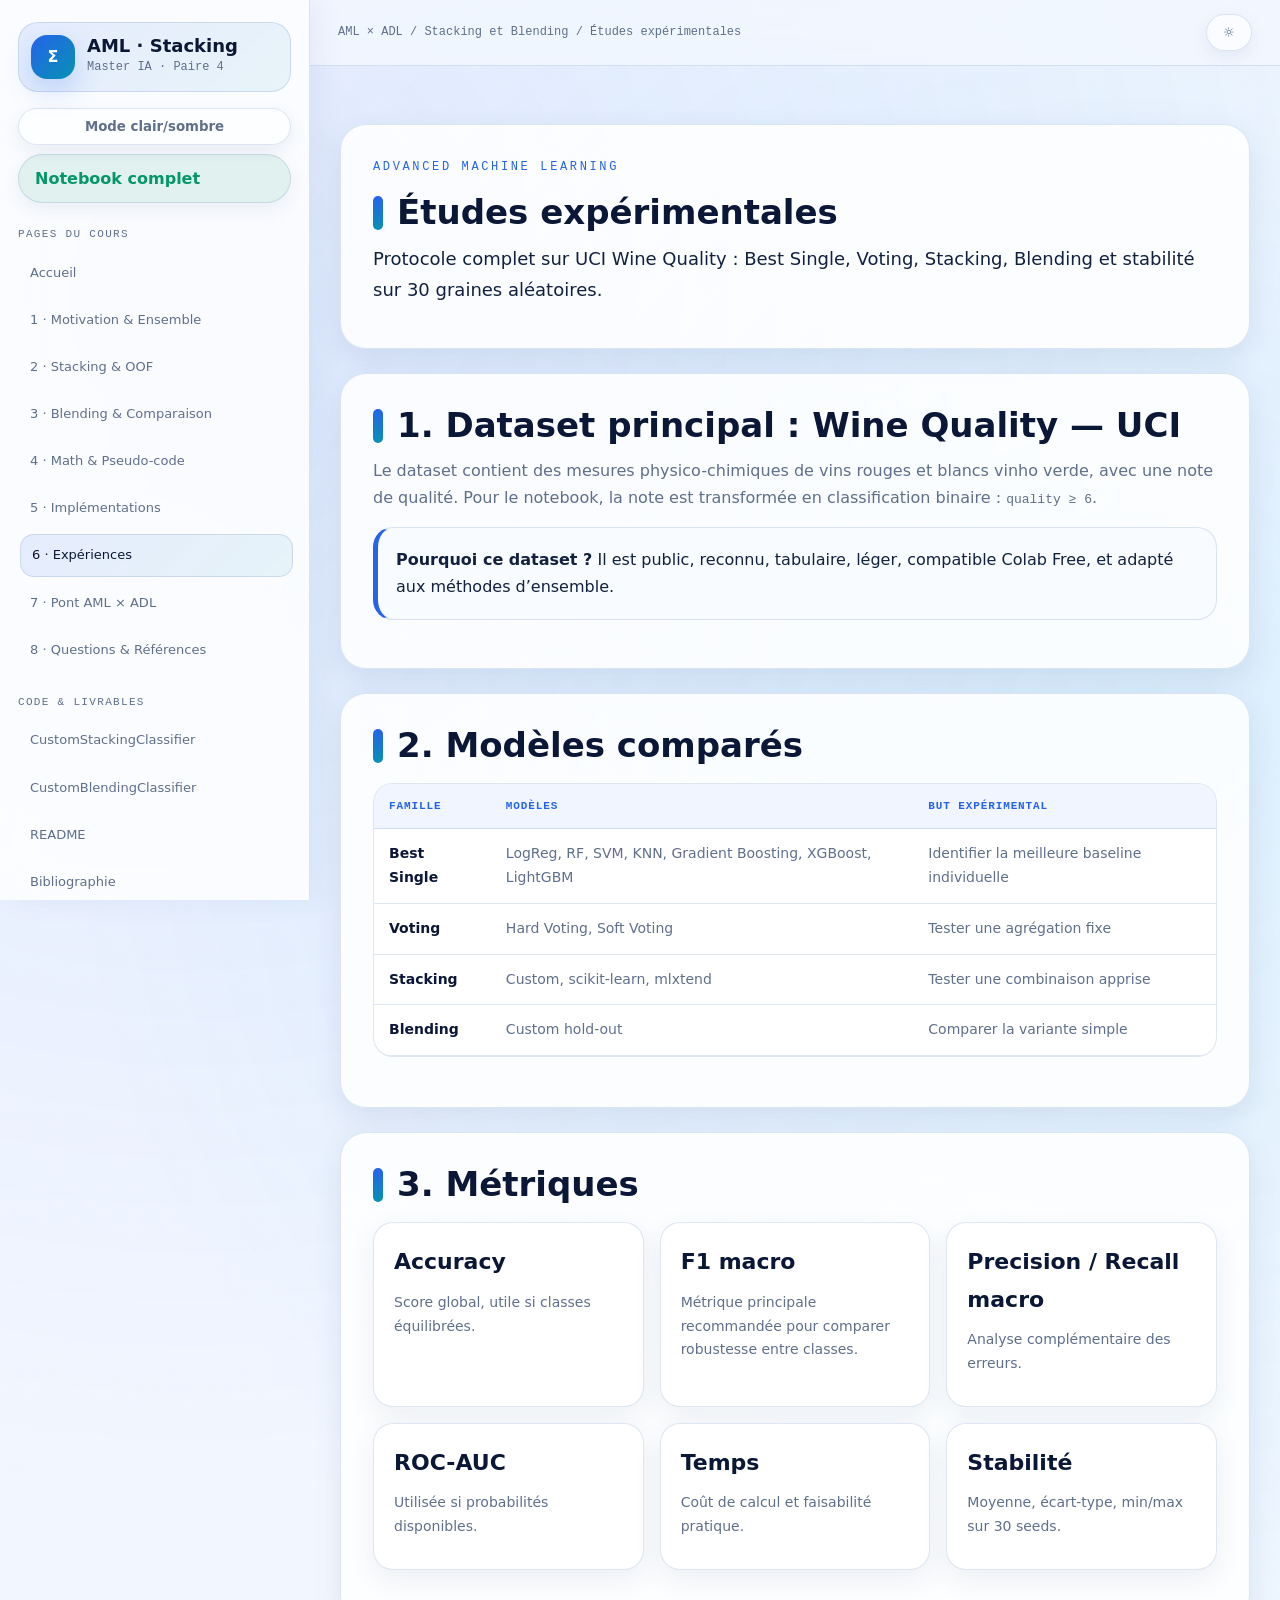
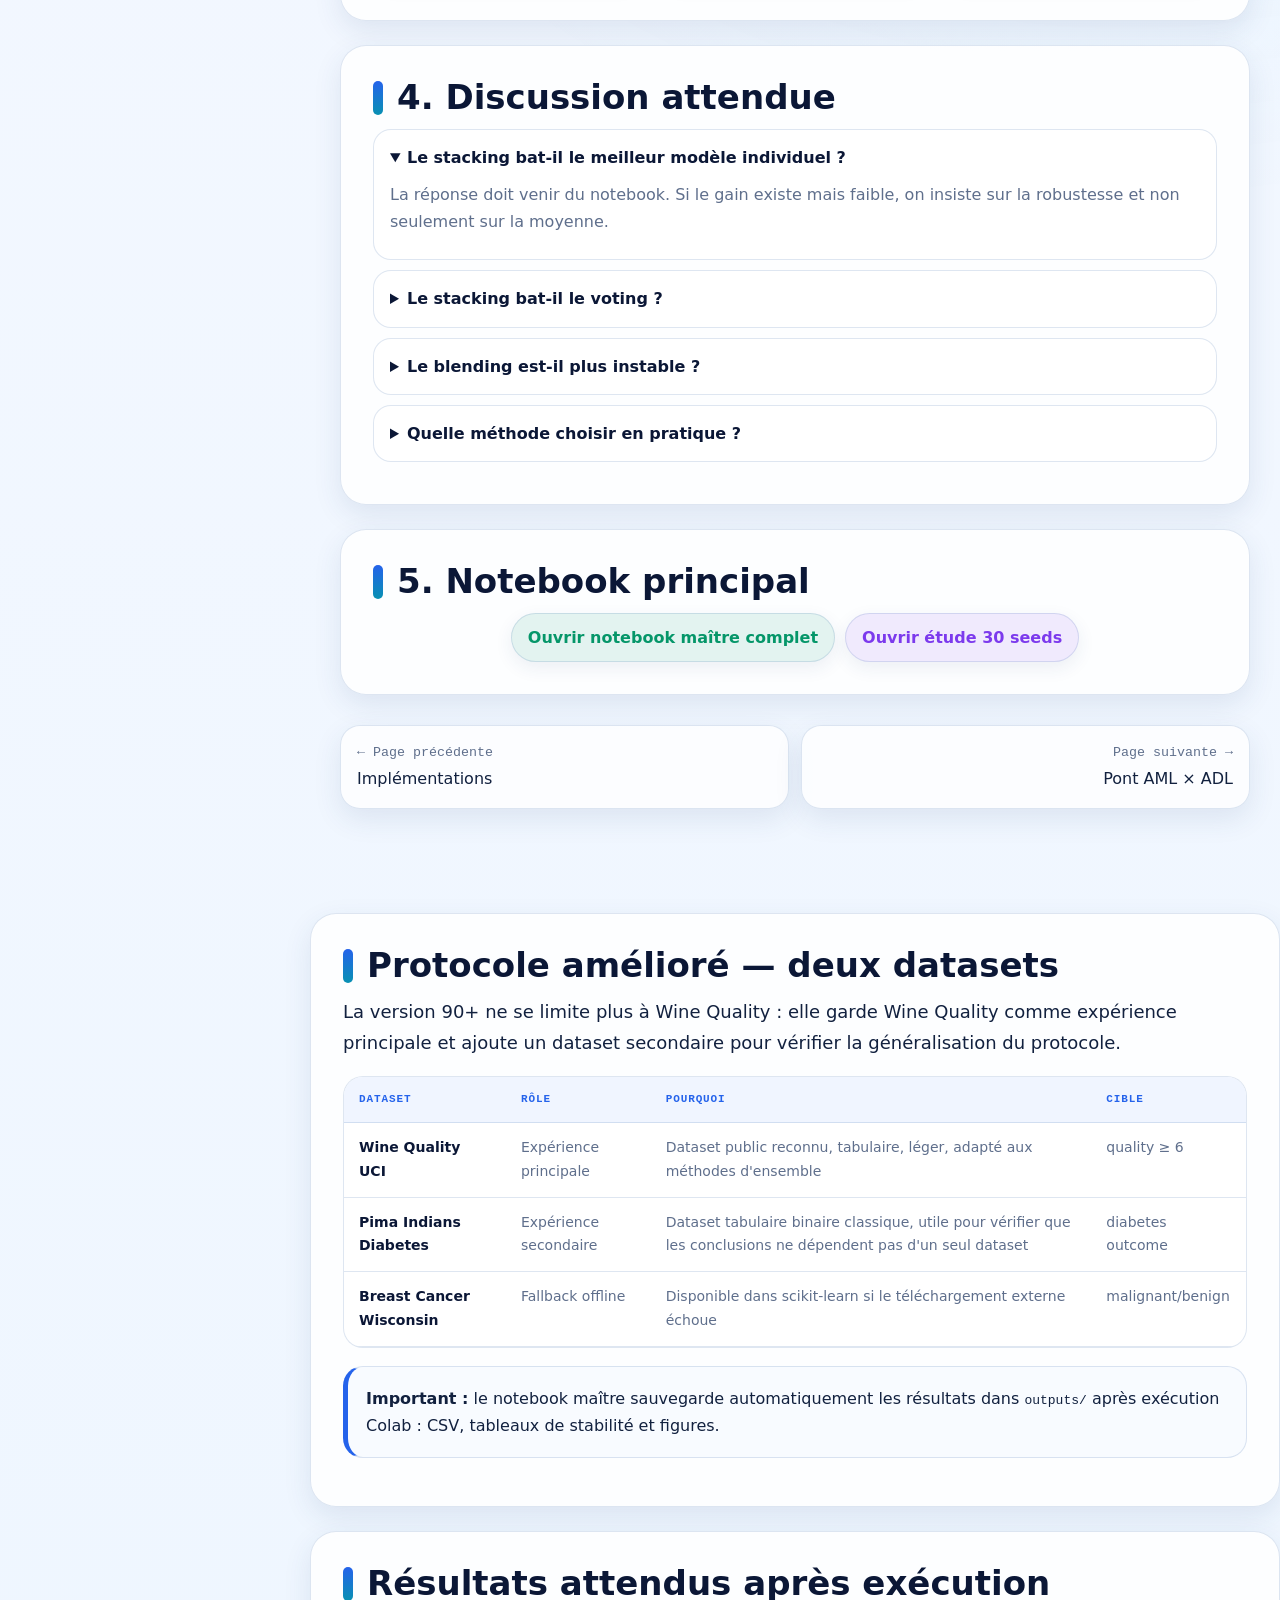
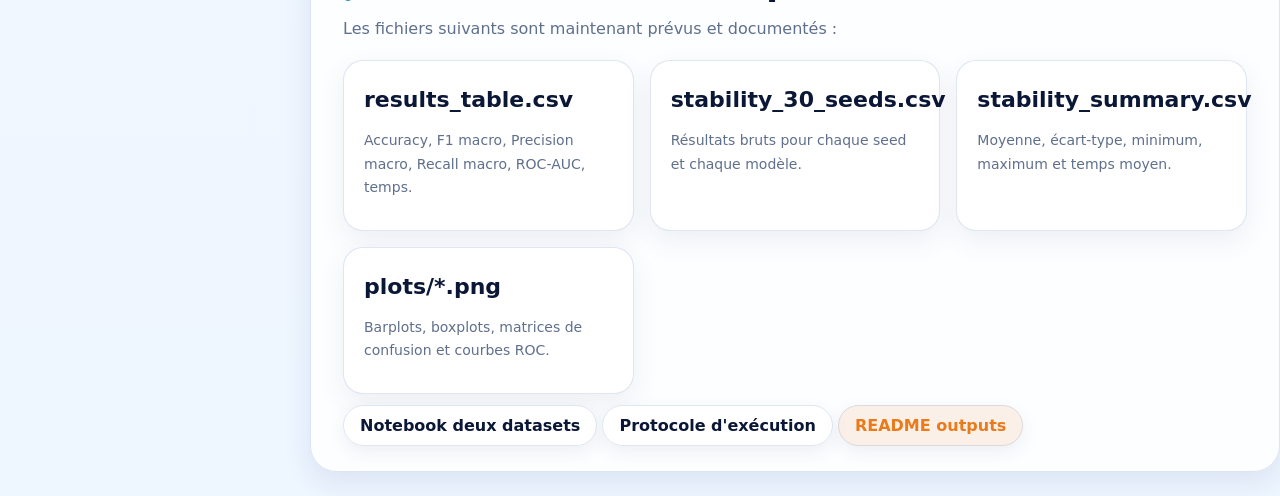
<file: AML_Stacking_Blending_95Plus_With_HTML_PPT_PDF (2)/AML_Stacking_Blending_95Plus_With_HTML_PPT_PDF/pages/06_experiments.html>
<!DOCTYPE html>
<html lang="fr">
<head>
<meta charset="UTF-8"><meta name="viewport" content="width=device-width, initial-scale=1.0">
<title>Études expérimentales — AML Stacking & Blending</title>
<link rel="stylesheet" href="../style.css">
</head>
<body>
<div class="progress"></div>
<div class="page-shell">
  <aside class="sidebar">
    <div class="brand"><div class="brand-mark"></div><div><h1>AML · Stacking</h1><p>Master IA · Paire 4</p></div></div>
    <div class="side-actions">
      <button class="btn ghost mobile-menu">Menu</button>
      <button class="btn ghost" onclick="toggleTheme()">Mode clair/sombre</button>
      <a class="btn green" href="../notebooks/05_master_complete_colab.ipynb">Notebook complet</a>
    </div>
    <div class="nav">
      <div class="nav-group-title">Pages du cours</div>
      <a class="" href="../index.html">Accueil</a>
<a class="" href="01_motivation.html">1 · Motivation & Ensemble</a>
<a class="" href="02_stacking_oof.html">2 · Stacking & OOF</a>
<a class="" href="03_blending_comparison.html">3 · Blending & Comparaison</a>
<a class="" href="04_math_pseudocode.html">4 · Math & Pseudo-code</a>
<a class="" href="05_implementation.html">5 · Implémentations</a>
<a class="active" href="06_experiments.html">6 · Expériences</a>
<a class="" href="07_aml_adl_bridge.html">7 · Pont AML × ADL</a>
<a class="" href="08_questions_references.html">8 · Questions & Références</a>
      <div class="nav-group-title">Code & livrables</div>
      <a href="../src/stacking_from_scratch.py">CustomStackingClassifier</a>
      <a href="../src/blending.py">CustomBlendingClassifier</a>
      <a href="../README.md">README</a>
      <a href="../references.md">Bibliographie</a>
    </div>
  </aside>
  <main class="main">
    <div class="topbar">
      <button class="btn ghost mobile-menu">☰</button>
      <div class="breadcrumbs">AML × ADL / Stacking et Blending / Études expérimentales</div>
      <button class="btn ghost" onclick="toggleTheme()">☼</button>
    </div>
    <div class="container">
      <section class="section">
        <div class="eyebrow">Advanced Machine Learning</div>
        <h2>Études expérimentales</h2>
        <p class="lead">Protocole complet sur UCI Wine Quality : Best Single, Voting, Stacking, Blending et stabilité sur 30 graines aléatoires.</p>
      </section>

<section class="section">
  <h2>1. Dataset principal : Wine Quality — UCI</h2>
  <p>Le dataset contient des mesures physico-chimiques de vins rouges et blancs vinho verde, avec une note de qualité. Pour le notebook, la note est transformée en classification binaire : <code>quality ≥ 6</code>.</p>
  <div class="callout"><strong>Pourquoi ce dataset ?</strong> Il est public, reconnu, tabulaire, léger, compatible Colab Free, et adapté aux méthodes d’ensemble.</div>
</section>
<section class="section">
  <h2>2. Modèles comparés</h2>
  <div class="table-wrap"><table>
    <tr><th>Famille</th><th>Modèles</th><th>But expérimental</th></tr>
    <tr><td><strong>Best Single</strong></td><td>LogReg, RF, SVM, KNN, Gradient Boosting, XGBoost, LightGBM</td><td>Identifier la meilleure baseline individuelle</td></tr>
    <tr><td><strong>Voting</strong></td><td>Hard Voting, Soft Voting</td><td>Tester une agrégation fixe</td></tr>
    <tr><td><strong>Stacking</strong></td><td>Custom, scikit-learn, mlxtend</td><td>Tester une combinaison apprise</td></tr>
    <tr><td><strong>Blending</strong></td><td>Custom hold-out</td><td>Comparer la variante simple</td></tr>
  </table></div>
</section>
<section class="section">
  <h2>3. Métriques</h2>
  <div class="grid">
    <div class="card"><h3>Accuracy</h3><p>Score global, utile si classes équilibrées.</p></div>
    <div class="card"><h3>F1 macro</h3><p>Métrique principale recommandée pour comparer robustesse entre classes.</p></div>
    <div class="card"><h3>Precision / Recall macro</h3><p>Analyse complémentaire des erreurs.</p></div>
    <div class="card"><h3>ROC-AUC</h3><p>Utilisée si probabilités disponibles.</p></div>
    <div class="card"><h3>Temps</h3><p>Coût de calcul et faisabilité pratique.</p></div>
    <div class="card"><h3>Stabilité</h3><p>Moyenne, écart-type, min/max sur 30 seeds.</p></div>
  </div>
</section>
<section class="section">
  <h2>4. Discussion attendue</h2>
  <div class="accordion">
    <details open><summary>Le stacking bat-il le meilleur modèle individuel ?</summary><p>La réponse doit venir du notebook. Si le gain existe mais faible, on insiste sur la robustesse et non seulement sur la moyenne.</p></details>
    <details><summary>Le stacking bat-il le voting ?</summary><p>Le stacking devrait souvent être meilleur lorsque les base learners sont diversifiés et les OOF corrects.</p></details>
    <details><summary>Le blending est-il plus instable ?</summary><p>Il peut l’être, car il dépend fortement du hold-out blend set.</p></details>
    <details><summary>Quelle méthode choisir en pratique ?</summary><p>Choisir la méthode avec bon compromis entre F1 macro, stabilité, temps et interprétabilité.</p></details>
  </div>
</section>
<section class="section">
  <h2>5. Notebook principal</h2>
  <div class="button-row">
    <a class="btn green" href="../notebooks/05_master_complete_colab.ipynb">Ouvrir notebook maître complet</a>
    <a class="btn violet" href="../notebooks/04_stability_30_seeds.ipynb">Ouvrir étude 30 seeds</a>
  </div>
</section>

      <div class="pager"><a href="05_implementation.html"><small>← Page précédente</small>Implémentations</a><a href="07_aml_adl_bridge.html" style="text-align:right"><small>Page suivante →</small>Pont AML × ADL</a></div>
    </div>
  
<section class="section">
  <h2>Protocole amélioré — deux datasets</h2>
  <p class="lead">La version 90+ ne se limite plus à Wine Quality : elle garde Wine Quality comme expérience principale et ajoute un dataset secondaire pour vérifier la généralisation du protocole.</p>
  <div class="table-wrap">
    <table>
      <tr><th>Dataset</th><th>Rôle</th><th>Pourquoi</th><th>Cible</th></tr>
      <tr><td><strong>Wine Quality UCI</strong></td><td>Expérience principale</td><td>Dataset public reconnu, tabulaire, léger, adapté aux méthodes d'ensemble</td><td>quality ≥ 6</td></tr>
      <tr><td><strong>Pima Indians Diabetes</strong></td><td>Expérience secondaire</td><td>Dataset tabulaire binaire classique, utile pour vérifier que les conclusions ne dépendent pas d'un seul dataset</td><td>diabetes outcome</td></tr>
      <tr><td><strong>Breast Cancer Wisconsin</strong></td><td>Fallback offline</td><td>Disponible dans scikit-learn si le téléchargement externe échoue</td><td>malignant/benign</td></tr>
    </table>
  </div>
  <div class="callout teal"><strong>Important :</strong> le notebook maître sauvegarde automatiquement les résultats dans <code>outputs/</code> après exécution Colab : CSV, tableaux de stabilité et figures.</div>
</section>

<section class="section">
  <h2>Résultats attendus après exécution</h2>
  <p>Les fichiers suivants sont maintenant prévus et documentés :</p>
  <div class="grid">
    <div class="card"><h3>results_table.csv</h3><p>Accuracy, F1 macro, Precision macro, Recall macro, ROC-AUC, temps.</p></div>
    <div class="card"><h3>stability_30_seeds.csv</h3><p>Résultats bruts pour chaque seed et chaque modèle.</p></div>
    <div class="card"><h3>stability_summary.csv</h3><p>Moyenne, écart-type, minimum, maximum et temps moyen.</p></div>
    <div class="card"><h3>plots/*.png</h3><p>Barplots, boxplots, matrices de confusion et courbes ROC.</p></div>
  </div>
  <div class="btn-row">
    <a class="btn primary" href="../notebooks/06_two_datasets_full_protocol.ipynb">Notebook deux datasets</a>
    <a class="btn teal" href="../docs/protocole_execution_colab.md">Protocole d'exécution</a>
    <a class="btn orange" href="../outputs/README_results.md">README outputs</a>
  </div>
</section>

</main>
</div>
<script src="../script.js"></script>
</body></html>
</file>
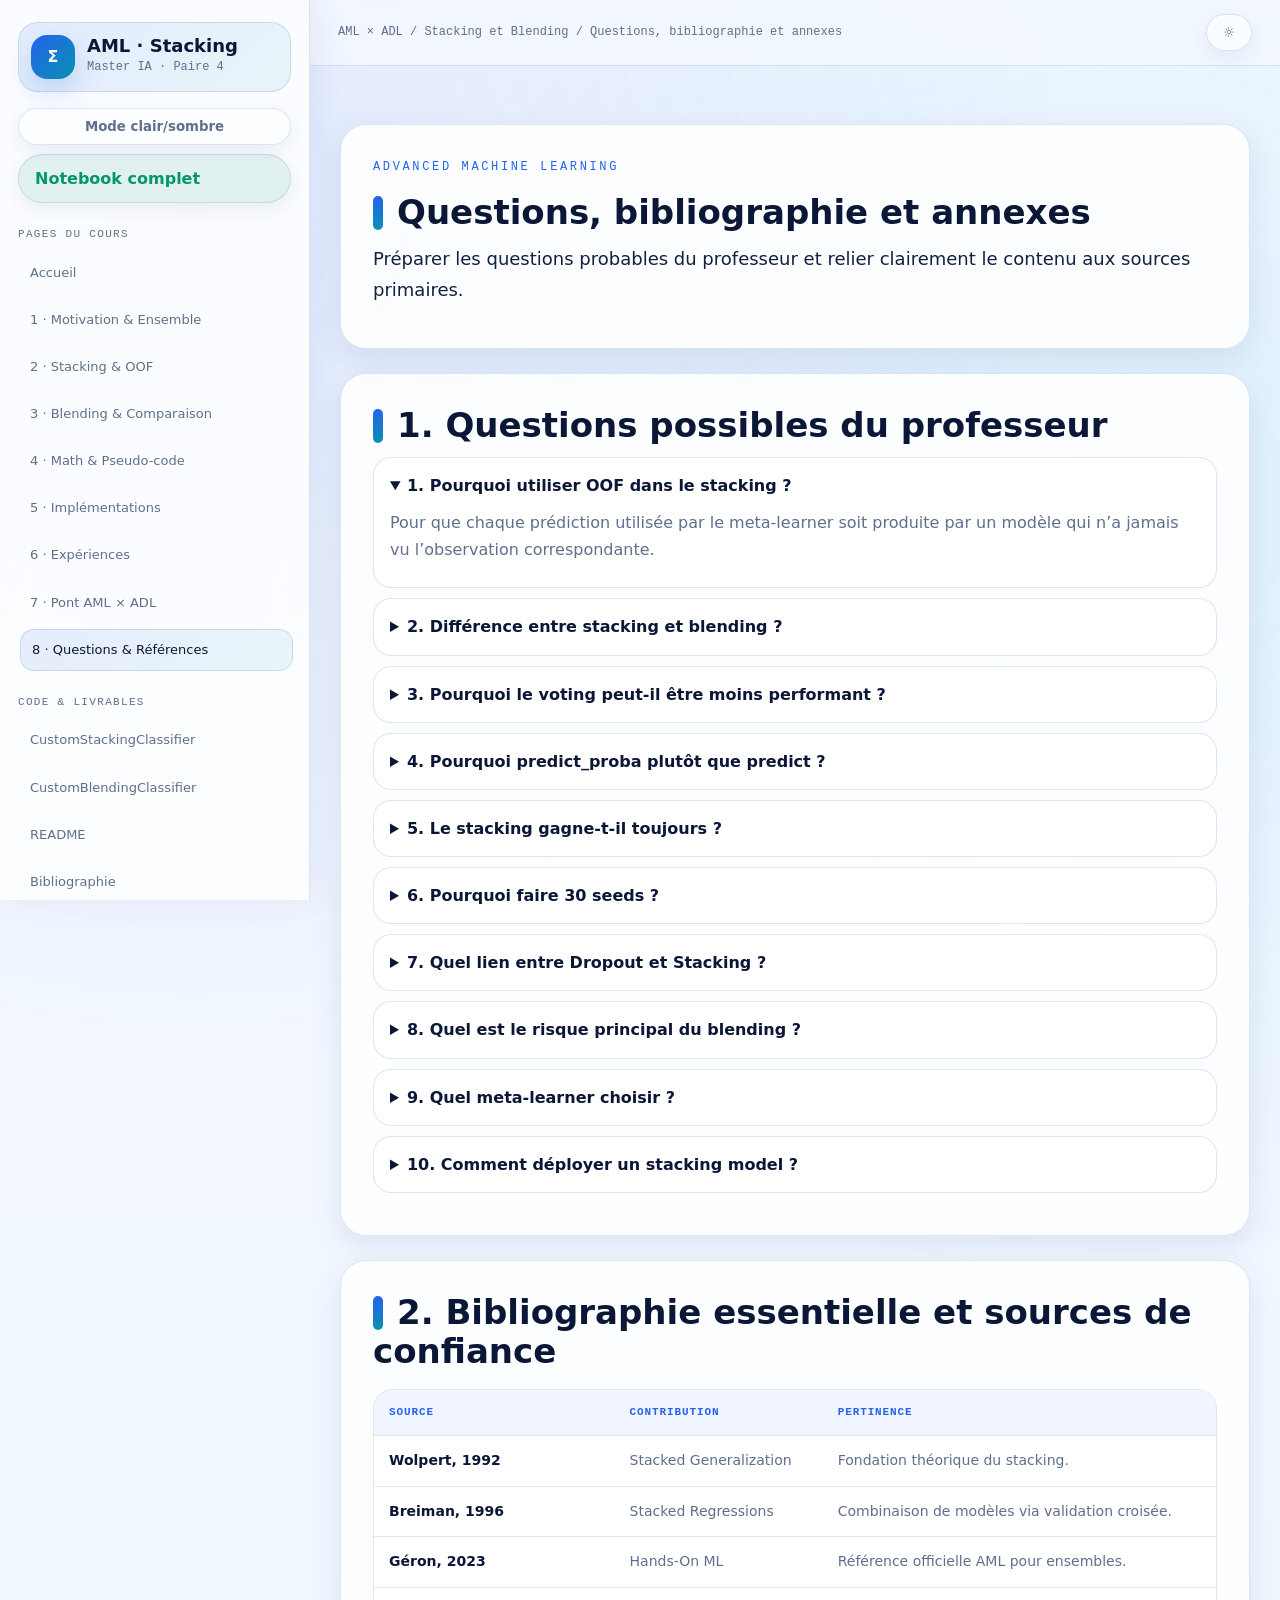
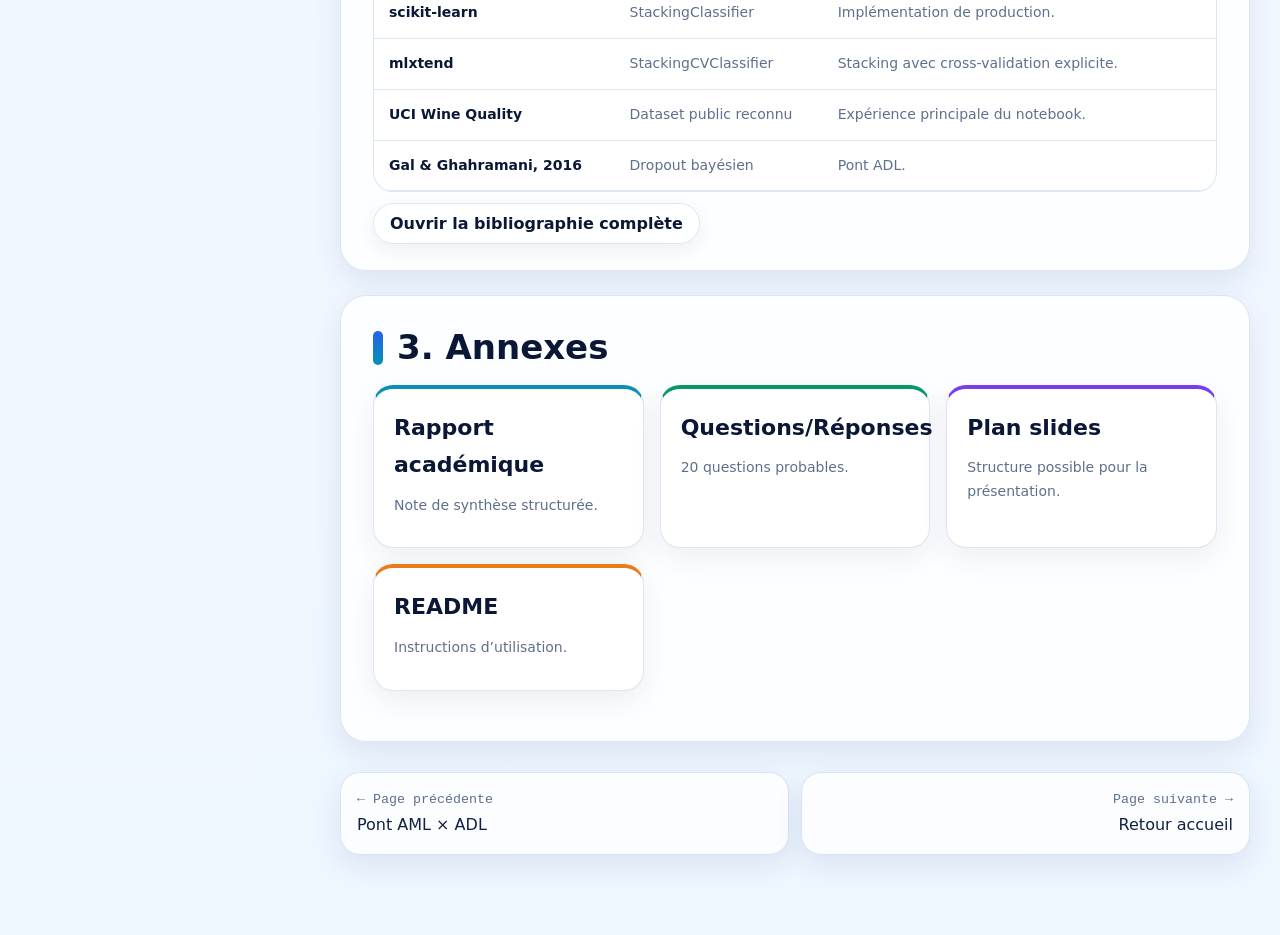
<file: AML_Stacking_Blending_95Plus_With_HTML_PPT_PDF (2)/AML_Stacking_Blending_95Plus_With_HTML_PPT_PDF/pages/08_questions_references.html>
<!DOCTYPE html>
<html lang="fr">
<head>
<meta charset="UTF-8"><meta name="viewport" content="width=device-width, initial-scale=1.0">
<title>Questions, bibliographie et annexes — AML Stacking & Blending</title>
<link rel="stylesheet" href="../style.css">
</head>
<body>
<div class="progress"></div>
<div class="page-shell">
  <aside class="sidebar">
    <div class="brand"><div class="brand-mark"></div><div><h1>AML · Stacking</h1><p>Master IA · Paire 4</p></div></div>
    <div class="side-actions">
      <button class="btn ghost mobile-menu">Menu</button>
      <button class="btn ghost" onclick="toggleTheme()">Mode clair/sombre</button>
      <a class="btn green" href="../notebooks/05_master_complete_colab.ipynb">Notebook complet</a>
    </div>
    <div class="nav">
      <div class="nav-group-title">Pages du cours</div>
      <a class="" href="../index.html">Accueil</a>
<a class="" href="01_motivation.html">1 · Motivation & Ensemble</a>
<a class="" href="02_stacking_oof.html">2 · Stacking & OOF</a>
<a class="" href="03_blending_comparison.html">3 · Blending & Comparaison</a>
<a class="" href="04_math_pseudocode.html">4 · Math & Pseudo-code</a>
<a class="" href="05_implementation.html">5 · Implémentations</a>
<a class="" href="06_experiments.html">6 · Expériences</a>
<a class="" href="07_aml_adl_bridge.html">7 · Pont AML × ADL</a>
<a class="active" href="08_questions_references.html">8 · Questions & Références</a>
      <div class="nav-group-title">Code & livrables</div>
      <a href="../src/stacking_from_scratch.py">CustomStackingClassifier</a>
      <a href="../src/blending.py">CustomBlendingClassifier</a>
      <a href="../README.md">README</a>
      <a href="../references.md">Bibliographie</a>
    </div>
  </aside>
  <main class="main">
    <div class="topbar">
      <button class="btn ghost mobile-menu">☰</button>
      <div class="breadcrumbs">AML × ADL / Stacking et Blending / Questions, bibliographie et annexes</div>
      <button class="btn ghost" onclick="toggleTheme()">☼</button>
    </div>
    <div class="container">
      <section class="section">
        <div class="eyebrow">Advanced Machine Learning</div>
        <h2>Questions, bibliographie et annexes</h2>
        <p class="lead">Préparer les questions probables du professeur et relier clairement le contenu aux sources primaires.</p>
      </section>

<section class="section">
  <h2>1. Questions possibles du professeur</h2>
  <div class="accordion">
    <details open><summary>1. Pourquoi utiliser OOF dans le stacking ?</summary><p>Pour que chaque prédiction utilisée par le meta-learner soit produite par un modèle qui n’a jamais vu l’observation correspondante.</p></details>
    <details><summary>2. Différence entre stacking et blending ?</summary><p>Stacking utilise KFold OOF ; blending utilise un hold-out blend set.</p></details>
    <details><summary>3. Pourquoi le voting peut-il être moins performant ?</summary><p>Il impose une règle fixe et ne sait pas apprendre la fiabilité relative des modèles.</p></details>
    <details><summary>4. Pourquoi predict_proba plutôt que predict ?</summary><p>Les probabilités contiennent une information de confiance plus riche que la classe prédite.</p></details>
    <details><summary>5. Le stacking gagne-t-il toujours ?</summary><p>Non. Il dépend de la diversité des base learners, de la qualité des OOF et du choix du meta-learner.</p></details>
    <details><summary>6. Pourquoi faire 30 seeds ?</summary><p>Pour mesurer la stabilité et éviter de conclure à partir d’un split chanceux.</p></details>
    <details><summary>7. Quel lien entre Dropout et Stacking ?</summary><p>Stacking combine explicitement plusieurs modèles ; Dropout combine implicitement des sous-réseaux.</p></details>
    <details><summary>8. Quel est le risque principal du blending ?</summary><p>La forte dépendance au hold-out set choisi.</p></details>
    <details><summary>9. Quel meta-learner choisir ?</summary><p>Commencer par Logistic Regression régularisée, puis tester XGBoost ou LightGBM.</p></details>
    <details><summary>10. Comment déployer un stacking model ?</summary><p>Sauvegarder ensemble les preprocessors, base learners et meta-learner avec joblib/pickle, et garantir la même pipeline en production.</p></details>
  </div>
</section>
<section class="section">
  <h2>2. Bibliographie essentielle et sources de confiance</h2>
  <div class="table-wrap"><table>
    <tr><th>Source</th><th>Contribution</th><th>Pertinence</th></tr>
    <tr><td><strong>Wolpert, 1992</strong></td><td>Stacked Generalization</td><td>Fondation théorique du stacking.</td></tr>
    <tr><td><strong>Breiman, 1996</strong></td><td>Stacked Regressions</td><td>Combinaison de modèles via validation croisée.</td></tr>
    <tr><td><strong>Géron, 2023</strong></td><td>Hands-On ML</td><td>Référence officielle AML pour ensembles.</td></tr>
    <tr><td><strong>scikit-learn</strong></td><td>StackingClassifier</td><td>Implémentation de production.</td></tr>
    <tr><td><strong>mlxtend</strong></td><td>StackingCVClassifier</td><td>Stacking avec cross-validation explicite.</td></tr>
    <tr><td><strong>UCI Wine Quality</strong></td><td>Dataset public reconnu</td><td>Expérience principale du notebook.</td></tr>
    <tr><td><strong>Gal & Ghahramani, 2016</strong></td><td>Dropout bayésien</td><td>Pont ADL.</td></tr>
  </table></div>
  <a class="btn gold" href="../references.md">Ouvrir la bibliographie complète</a>
</section>
<section class="section">
  <h2>3. Annexes</h2>
  <div class="grid">
    <a class="card cyan" href="../docs/rapport_academique.md" style="text-decoration:none"><h3>Rapport académique</h3><p>Note de synthèse structurée.</p></a>
    <a class="card green" href="../docs/questions_professeur.md" style="text-decoration:none"><h3>Questions/Réponses</h3><p>20 questions probables.</p></a>
    <a class="card violet" href="../docs/plan_slides.md" style="text-decoration:none"><h3>Plan slides</h3><p>Structure possible pour la présentation.</p></a>
    <a class="card orange" href="../README.md" style="text-decoration:none"><h3>README</h3><p>Instructions d’utilisation.</p></a>
  </div>
</section>

      <div class="pager"><a href="07_aml_adl_bridge.html"><small>← Page précédente</small>Pont AML × ADL</a><a href="../index.html" style="text-align:right"><small>Page suivante →</small>Retour accueil</a></div>
    </div>
  </main>
</div>
<script src="../script.js"></script>
</body></html>
</file>
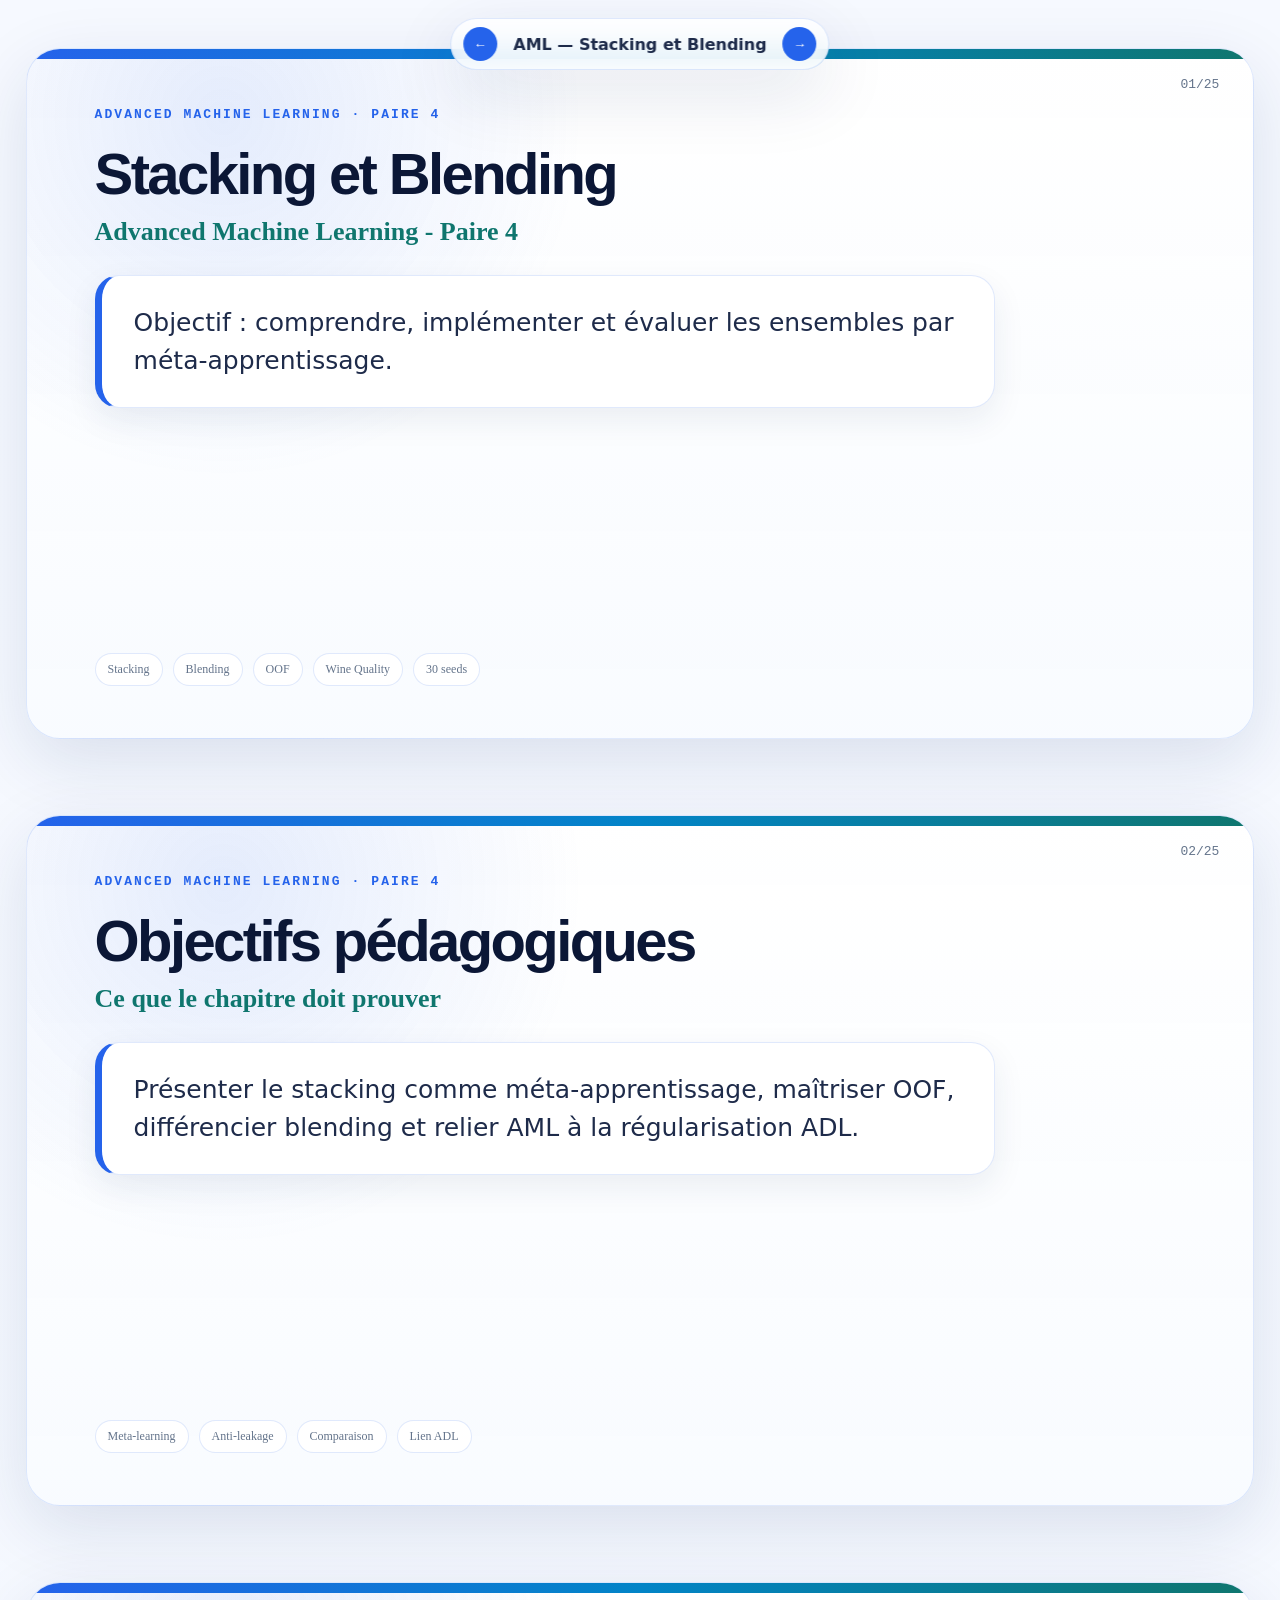
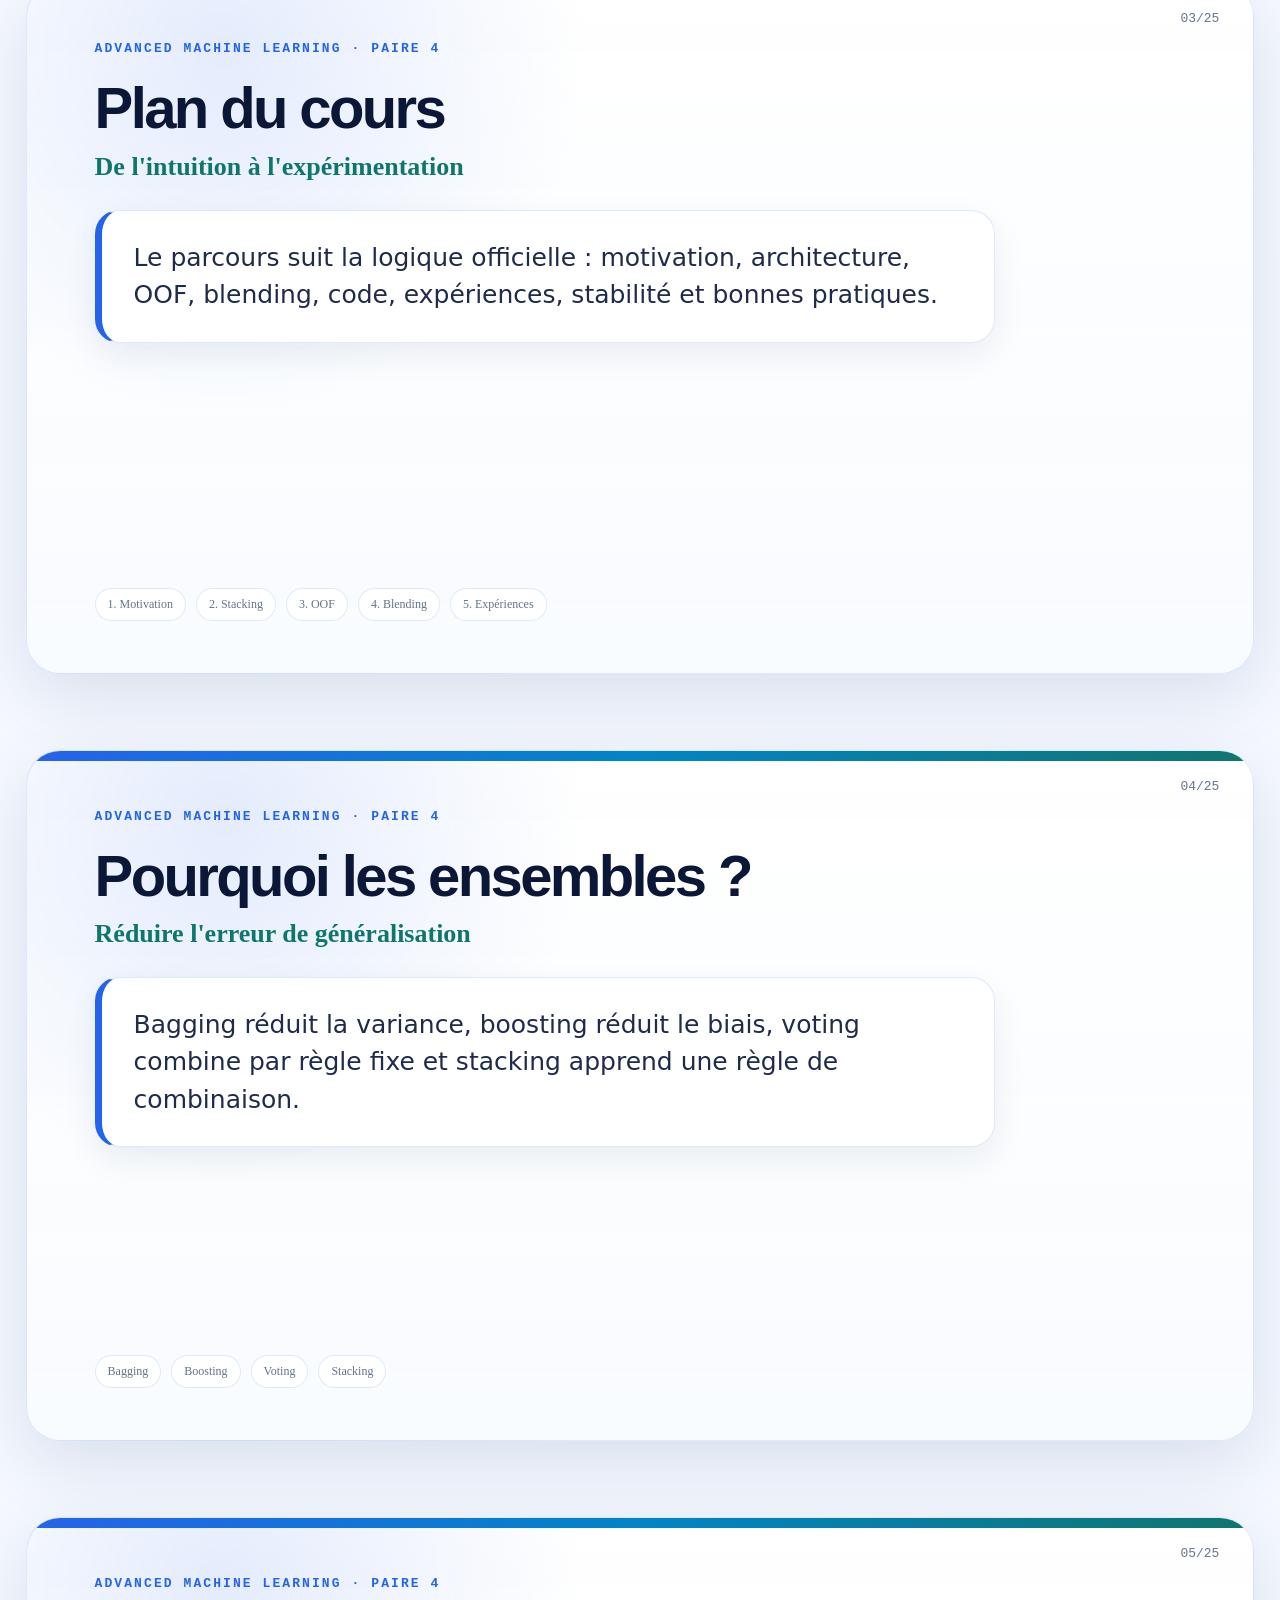
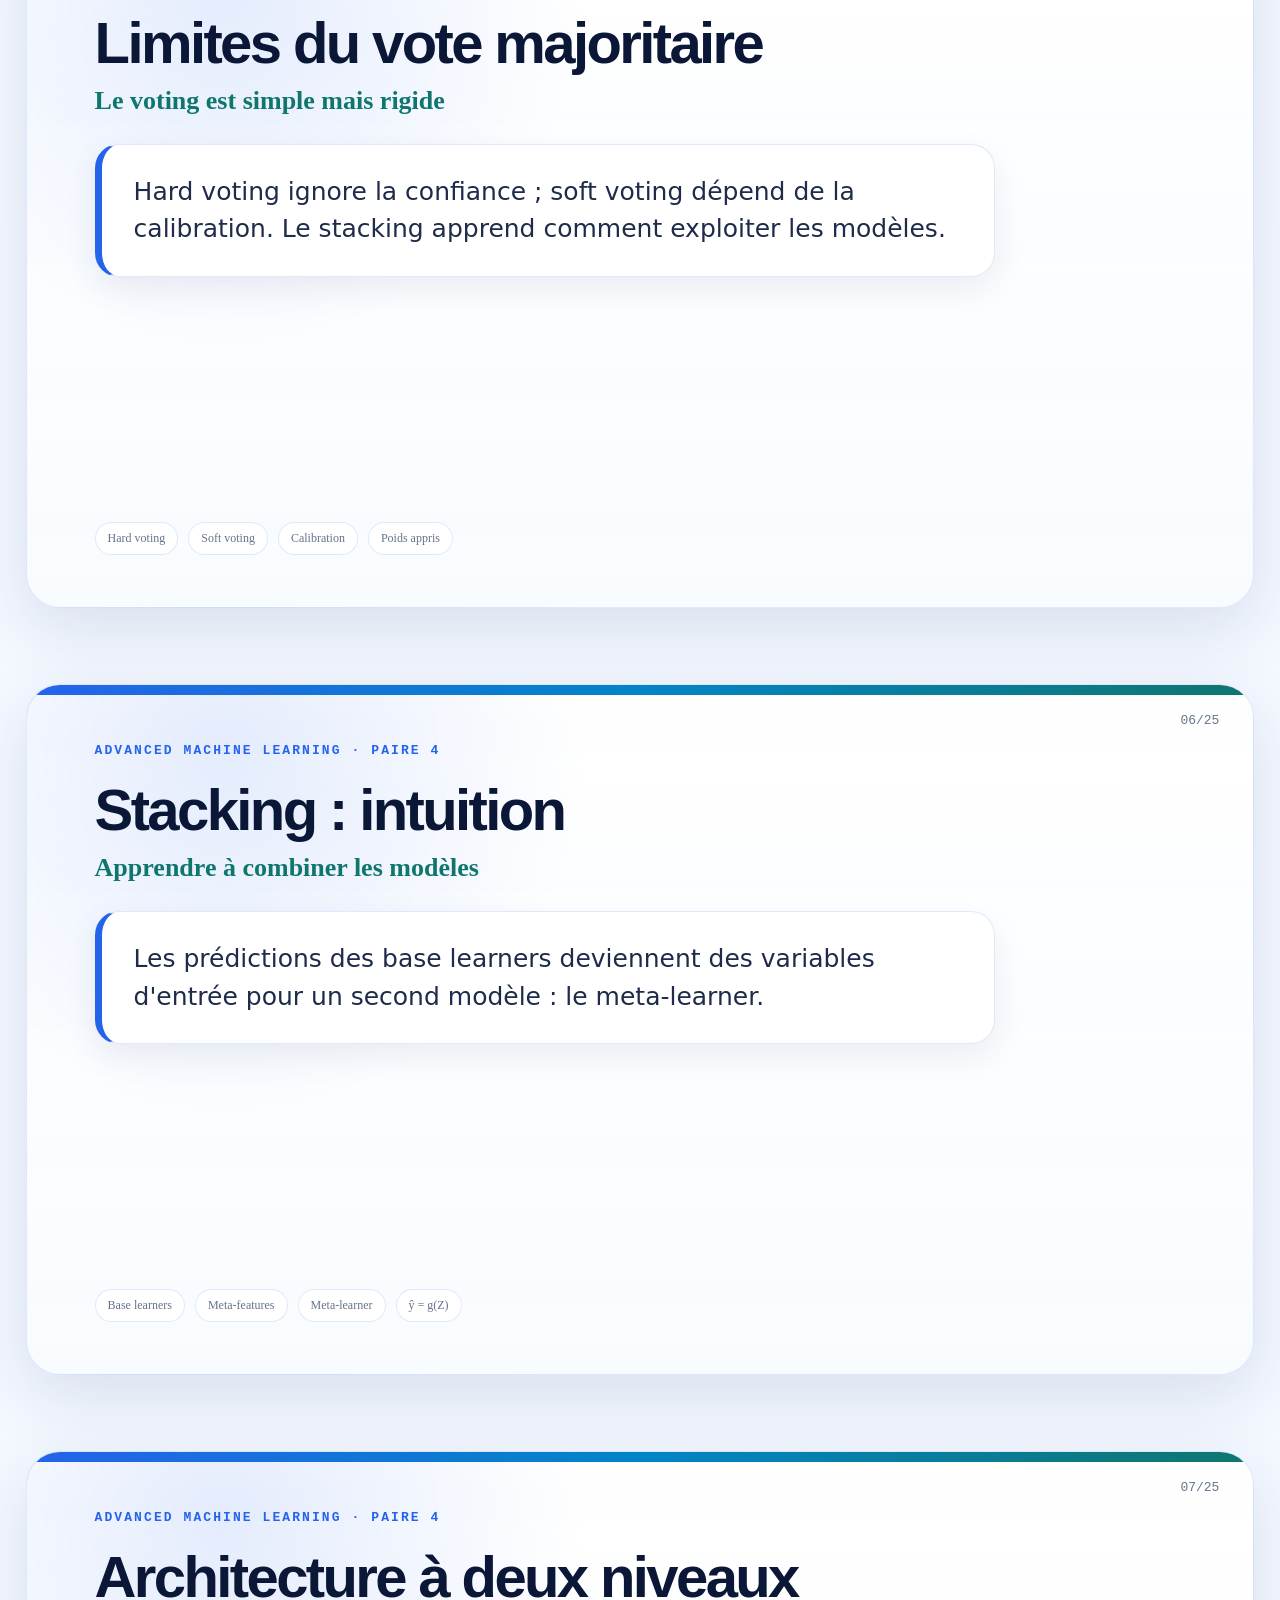
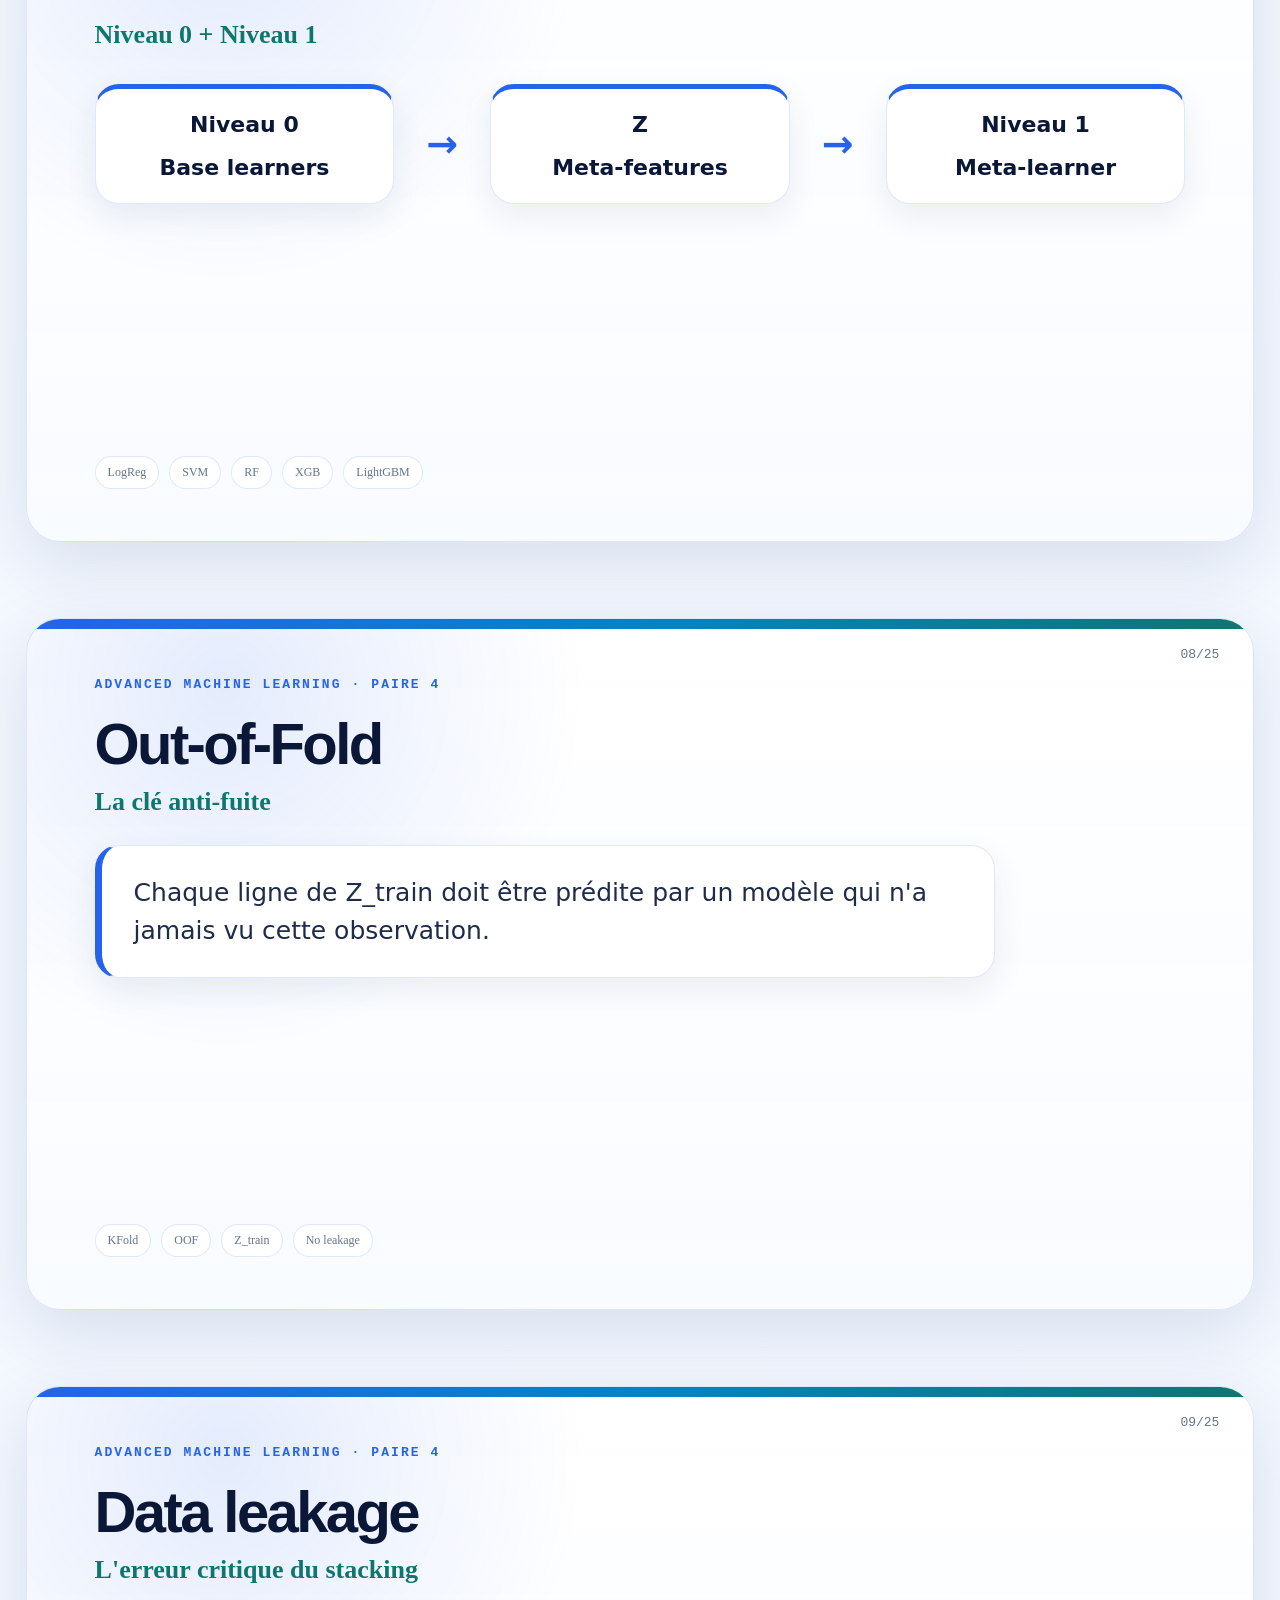
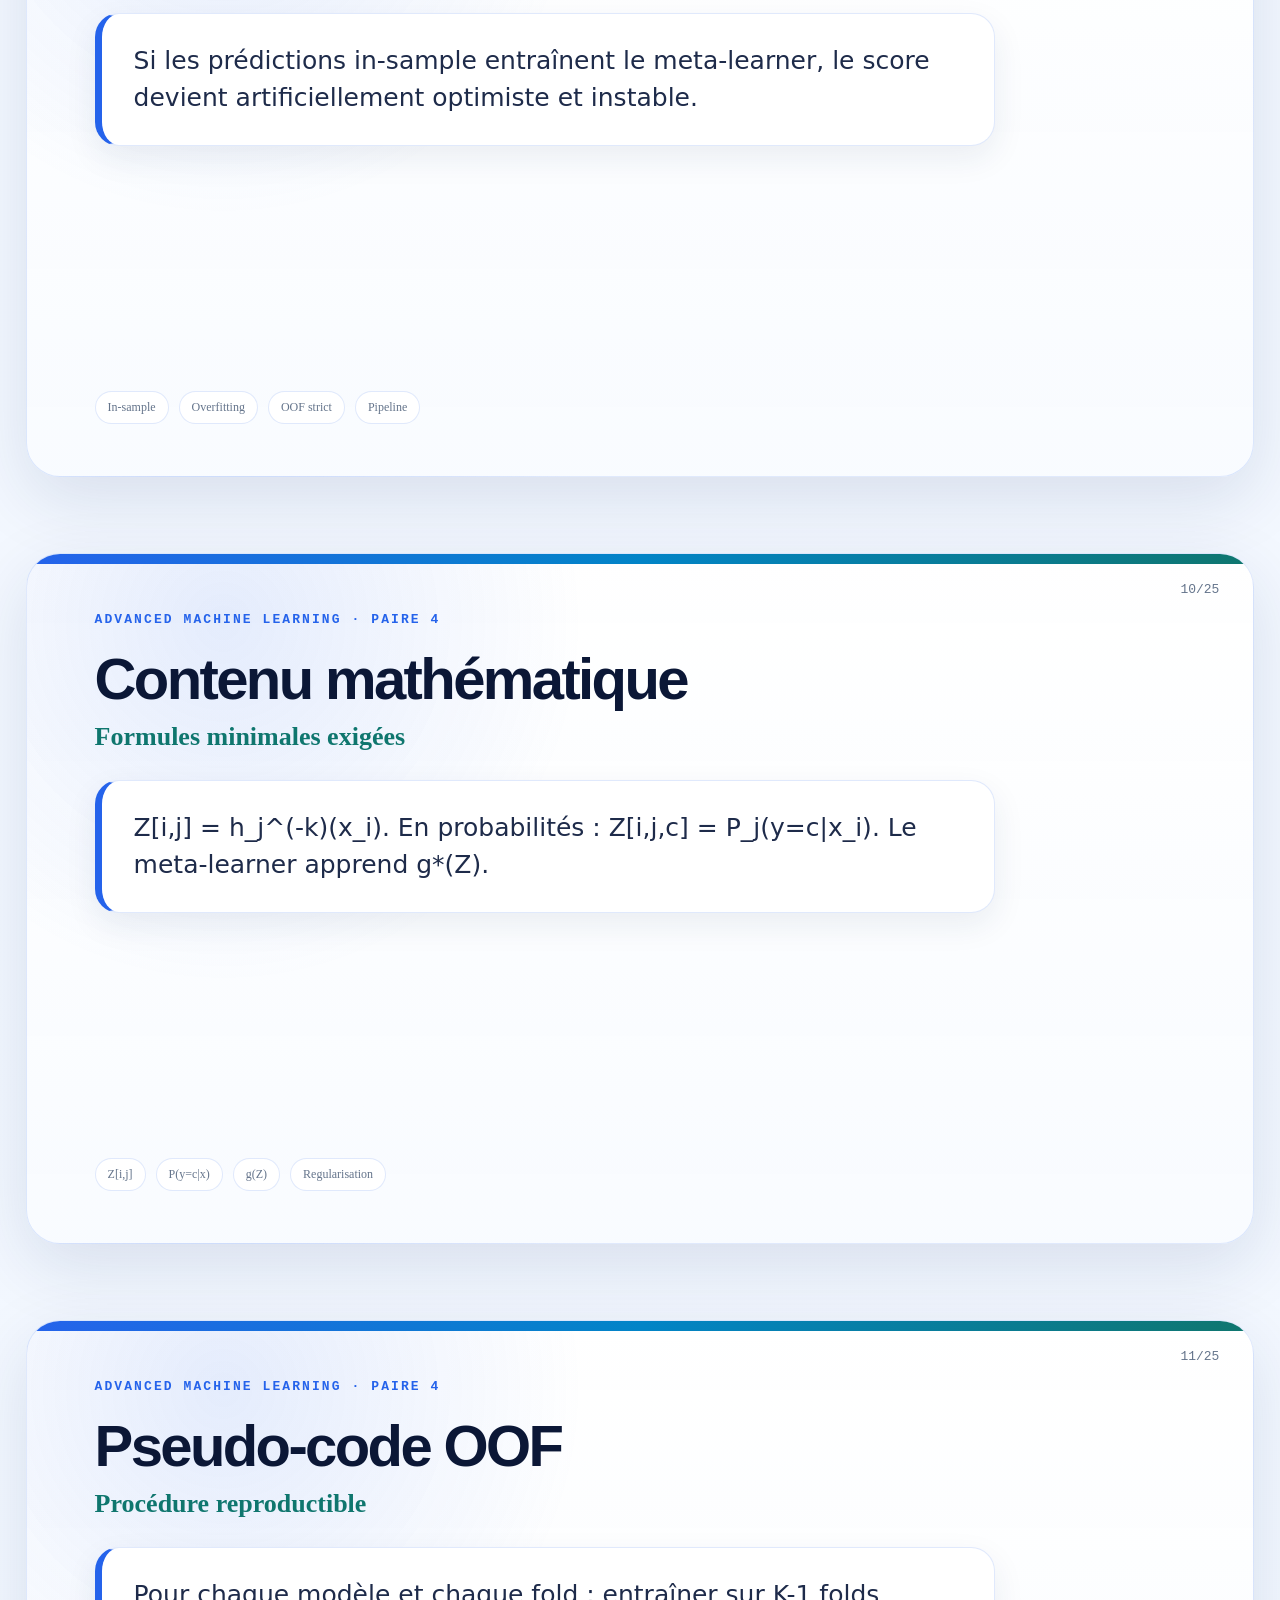
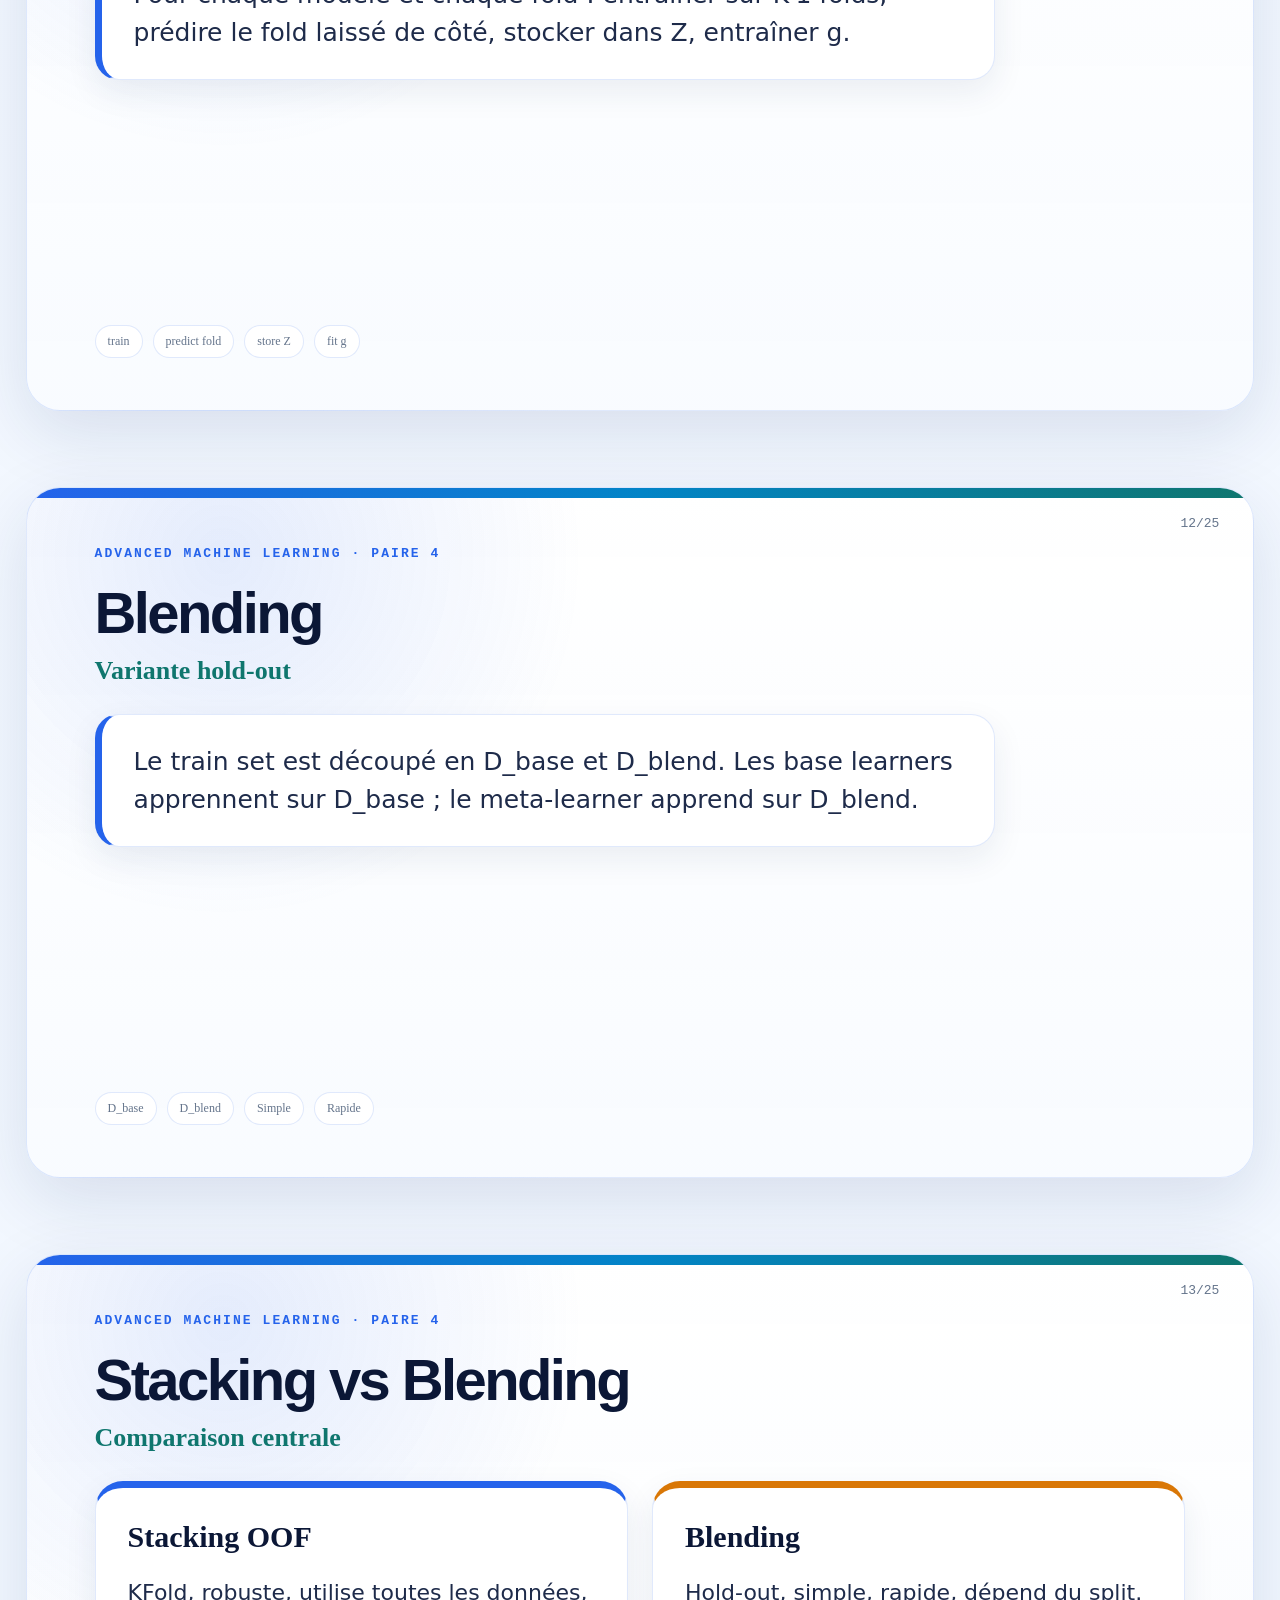
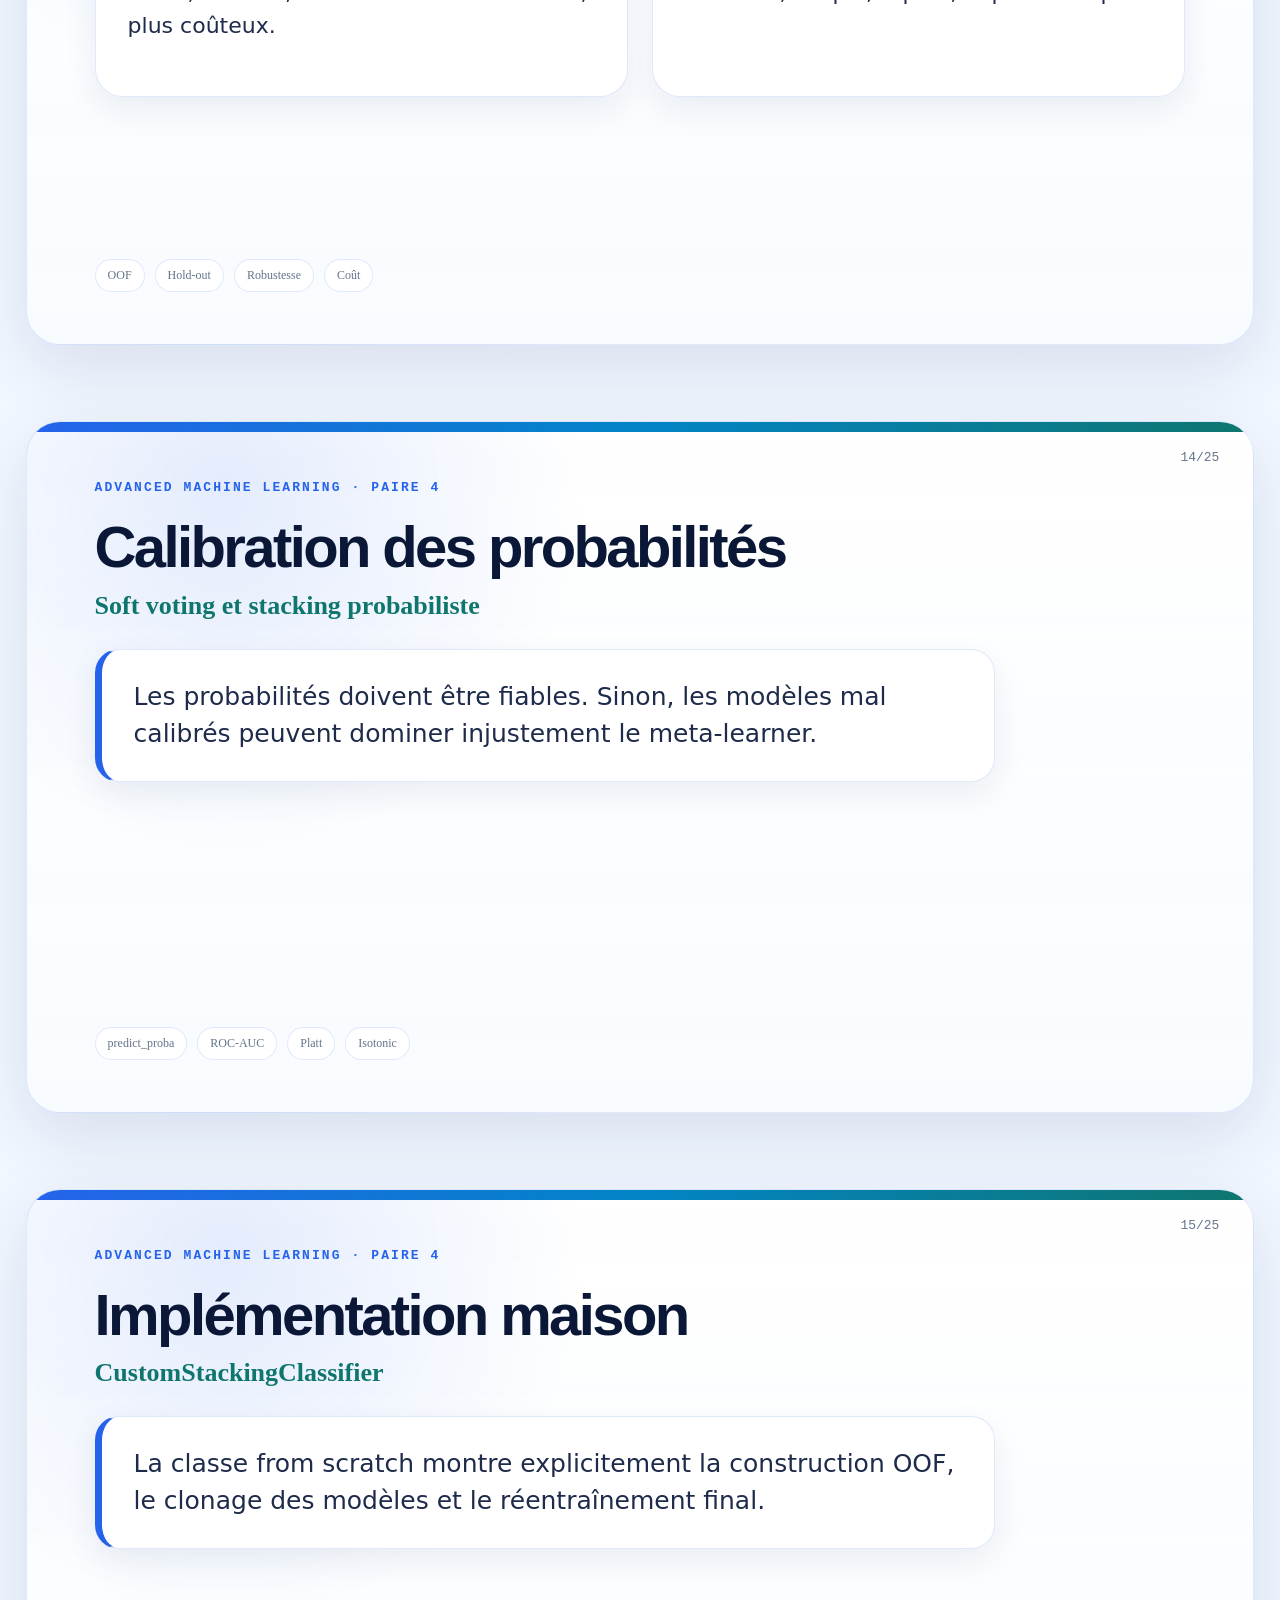
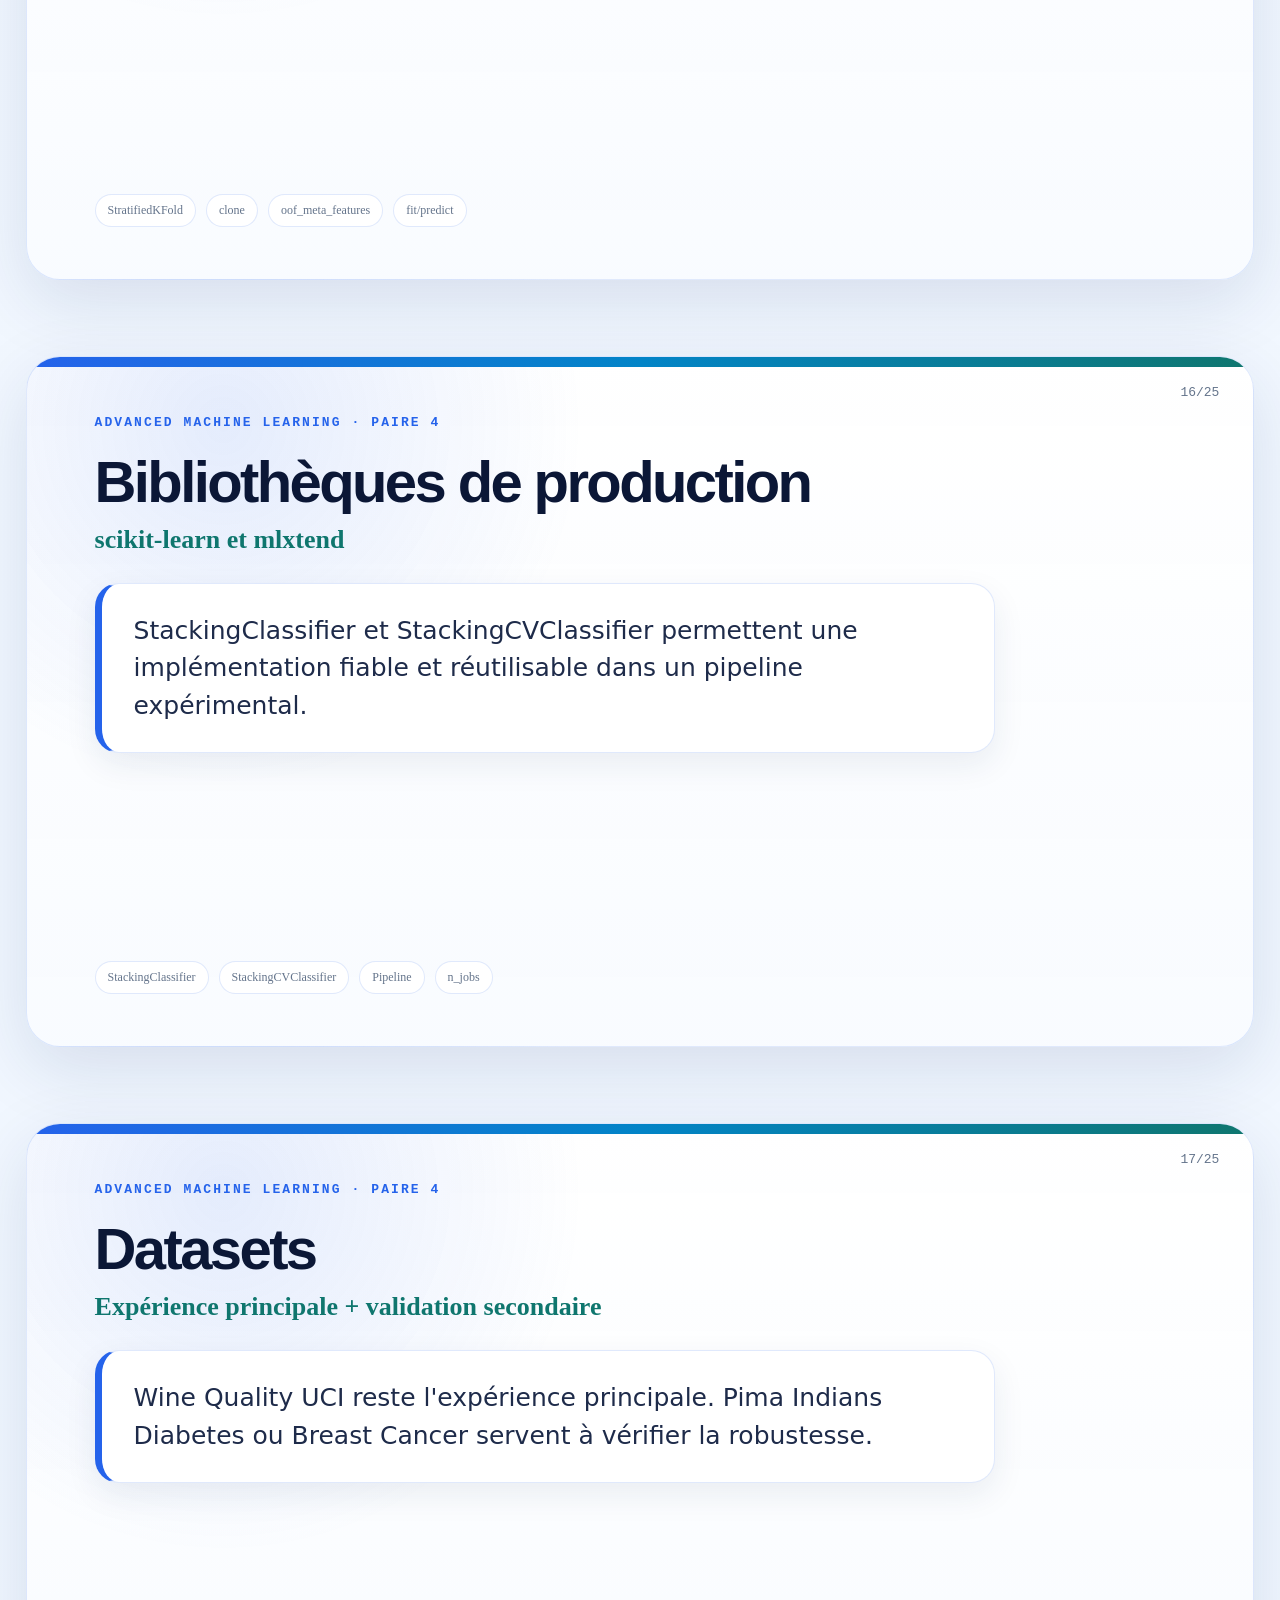
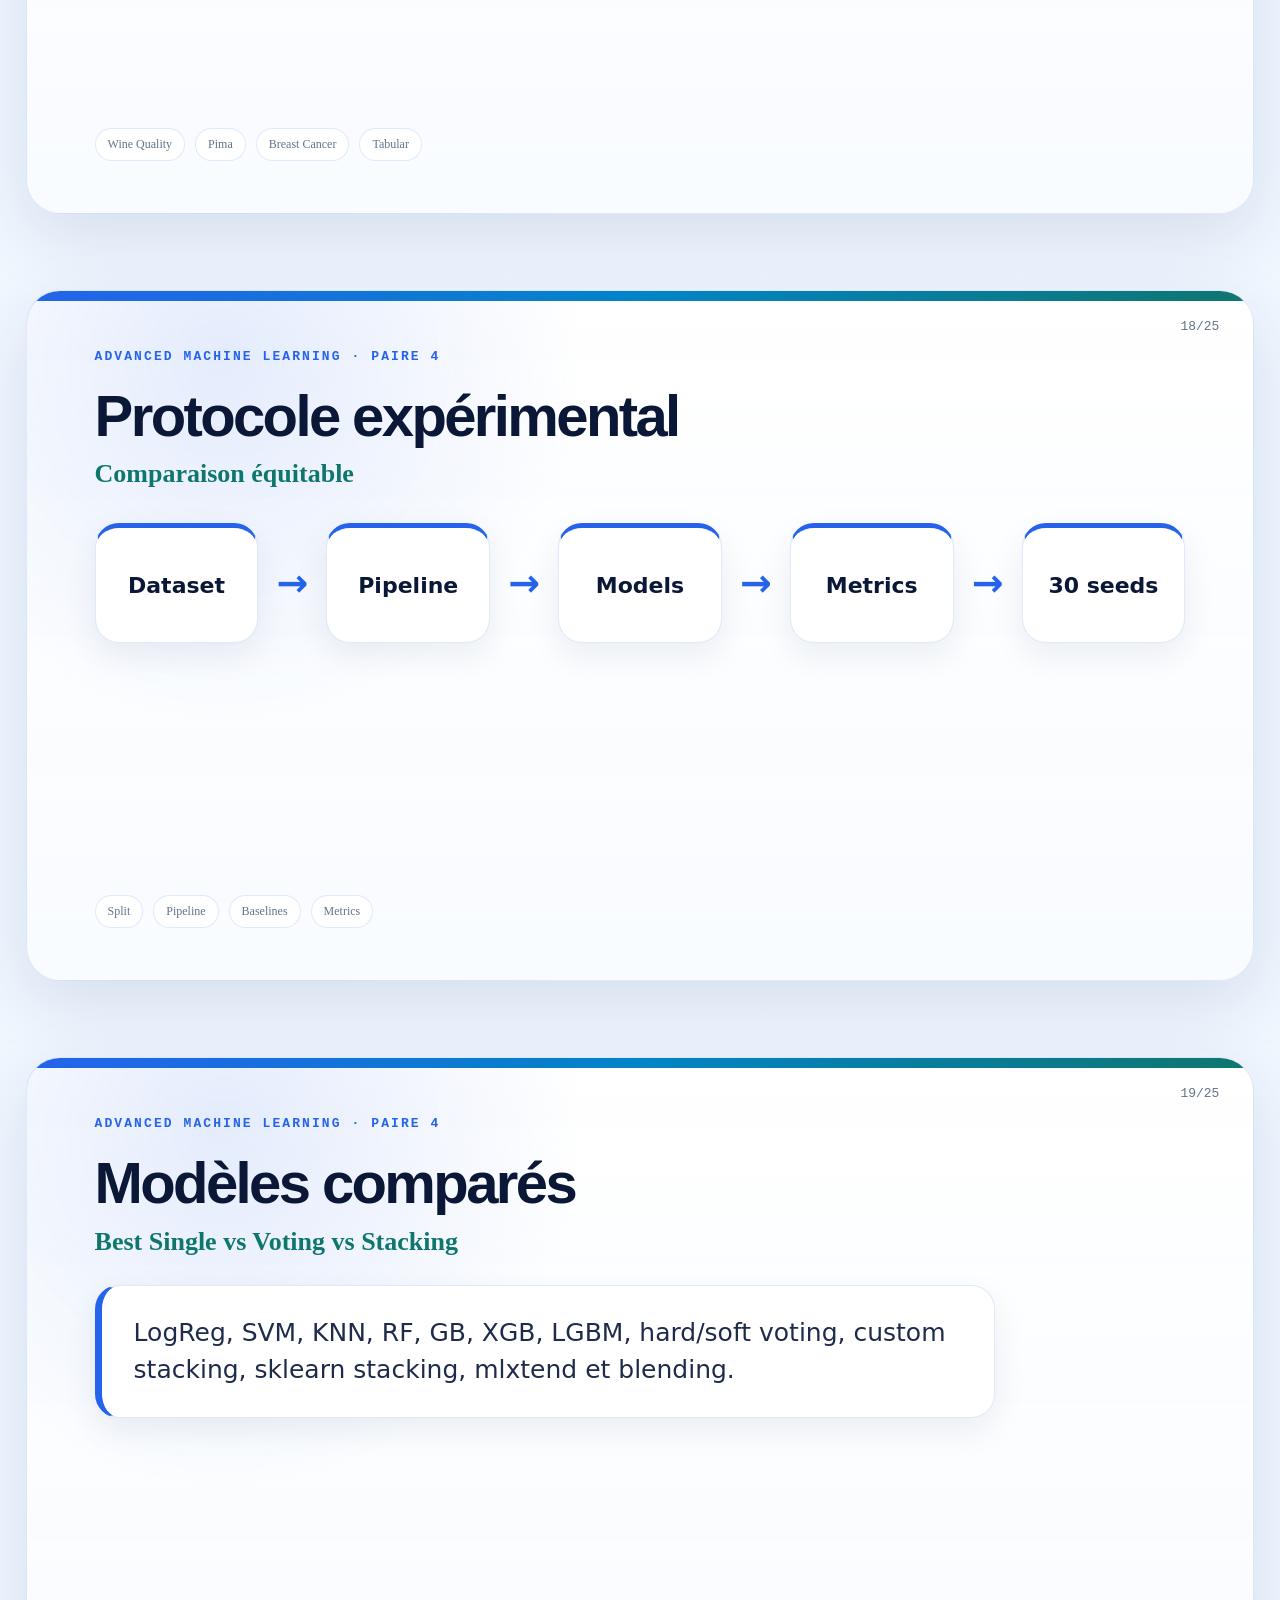
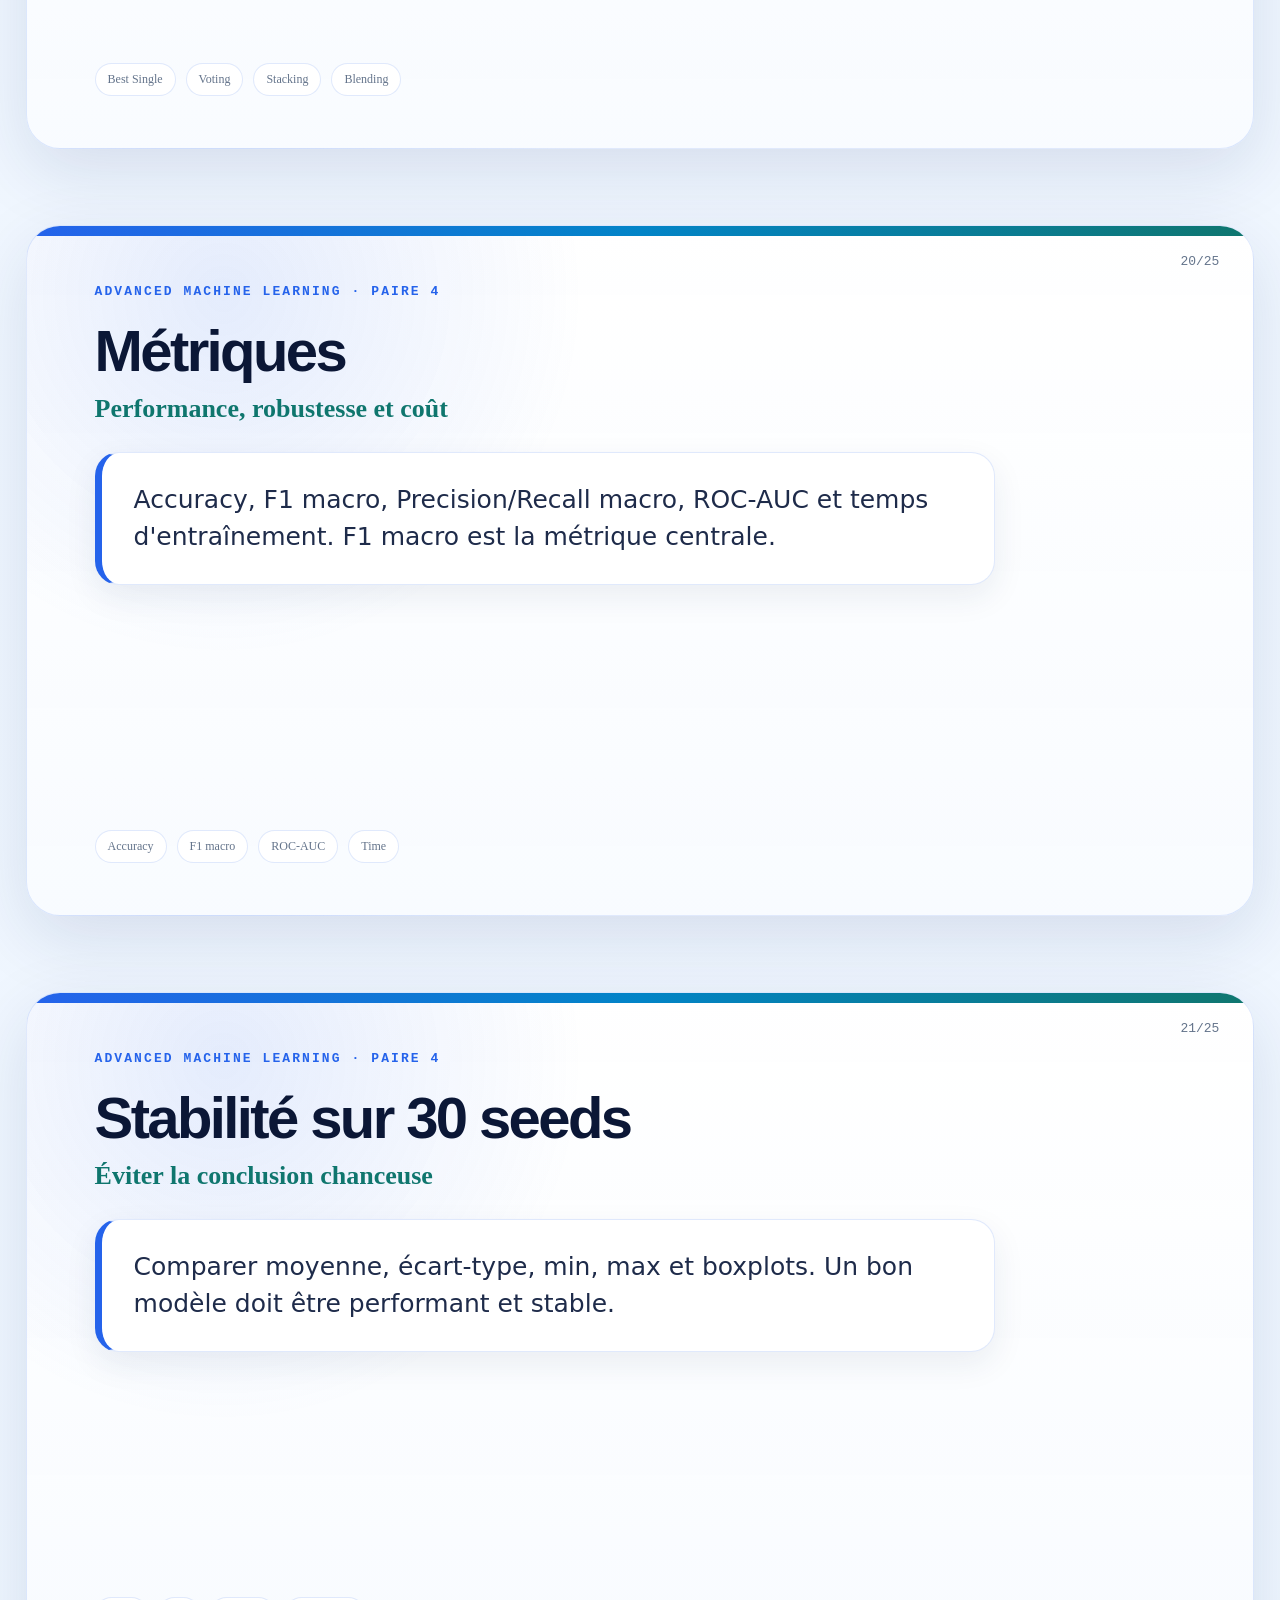
<file: AML_Stacking_Blending_95Plus_With_HTML_PPT_PDF (2)/AML_Stacking_Blending_95Plus_With_HTML_PPT_PDF/slides/html_powerpoint/presentation_powerpoint_html.html>
<!DOCTYPE html>
<html lang="fr">
<head>
<meta charset="UTF-8">
<meta name="viewport" content="width=device-width, initial-scale=1.0">
<title>PowerPoint HTML/CSS — AML Stacking et Blending</title>
<link rel="stylesheet" href="slides.css">
</head>
<body>
<nav class="deck-nav">
  <button onclick="prevSlide()">←</button>
  <strong>AML — Stacking et Blending</strong>
  <button onclick="nextSlide()">→</button>
</nav>
<main class="deck">

<section class="slide" id="s01">
  <div class="slide-no">01/25</div>
  <div class="eyebrow">Advanced Machine Learning · Paire 4</div>
  <h1>Stacking et Blending</h1>
  <h2>Advanced Machine Learning - Paire 4</h2>
  <div class="accent-card"><p>Objectif : comprendre, implémenter et évaluer les ensembles par méta-apprentissage.</p></div>
  <div class="tags"><span>Stacking</span><span>Blending</span><span>OOF</span><span>Wine Quality</span><span>30 seeds</span></div>
</section>

<section class="slide" id="s02">
  <div class="slide-no">02/25</div>
  <div class="eyebrow">Advanced Machine Learning · Paire 4</div>
  <h1>Objectifs pédagogiques</h1>
  <h2>Ce que le chapitre doit prouver</h2>
  <div class="accent-card"><p>Présenter le stacking comme méta-apprentissage, maîtriser OOF, différencier blending et relier AML à la régularisation ADL.</p></div>
  <div class="tags"><span>Meta-learning</span><span>Anti-leakage</span><span>Comparaison</span><span>Lien ADL</span></div>
</section>

<section class="slide" id="s03">
  <div class="slide-no">03/25</div>
  <div class="eyebrow">Advanced Machine Learning · Paire 4</div>
  <h1>Plan du cours</h1>
  <h2>De l'intuition à l'expérimentation</h2>
  <div class="accent-card"><p>Le parcours suit la logique officielle : motivation, architecture, OOF, blending, code, expériences, stabilité et bonnes pratiques.</p></div>
  <div class="tags"><span>1. Motivation</span><span>2. Stacking</span><span>3. OOF</span><span>4. Blending</span><span>5. Expériences</span></div>
</section>

<section class="slide" id="s04">
  <div class="slide-no">04/25</div>
  <div class="eyebrow">Advanced Machine Learning · Paire 4</div>
  <h1>Pourquoi les ensembles ?</h1>
  <h2>Réduire l'erreur de généralisation</h2>
  <div class="accent-card"><p>Bagging réduit la variance, boosting réduit le biais, voting combine par règle fixe et stacking apprend une règle de combinaison.</p></div>
  <div class="tags"><span>Bagging</span><span>Boosting</span><span>Voting</span><span>Stacking</span></div>
</section>

<section class="slide" id="s05">
  <div class="slide-no">05/25</div>
  <div class="eyebrow">Advanced Machine Learning · Paire 4</div>
  <h1>Limites du vote majoritaire</h1>
  <h2>Le voting est simple mais rigide</h2>
  <div class="accent-card"><p>Hard voting ignore la confiance ; soft voting dépend de la calibration. Le stacking apprend comment exploiter les modèles.</p></div>
  <div class="tags"><span>Hard voting</span><span>Soft voting</span><span>Calibration</span><span>Poids appris</span></div>
</section>

<section class="slide" id="s06">
  <div class="slide-no">06/25</div>
  <div class="eyebrow">Advanced Machine Learning · Paire 4</div>
  <h1>Stacking : intuition</h1>
  <h2>Apprendre à combiner les modèles</h2>
  <div class="accent-card"><p>Les prédictions des base learners deviennent des variables d'entrée pour un second modèle : le meta-learner.</p></div>
  <div class="tags"><span>Base learners</span><span>Meta-features</span><span>Meta-learner</span><span>ŷ = g(Z)</span></div>
</section>

<section class="slide" id="s07">
  <div class="slide-no">07/25</div>
  <div class="eyebrow">Advanced Machine Learning · Paire 4</div>
  <h1>Architecture à deux niveaux</h1>
  <h2>Niveau 0 + Niveau 1</h2>
  <div class="flow"><div>Niveau 0<br><b>Base learners</b></div><div class="arrow">→</div><div>Z<br><b>Meta-features</b></div><div class="arrow">→</div><div>Niveau 1<br><b>Meta-learner</b></div></div>
  <div class="tags"><span>LogReg</span><span>SVM</span><span>RF</span><span>XGB</span><span>LightGBM</span></div>
</section>

<section class="slide" id="s08">
  <div class="slide-no">08/25</div>
  <div class="eyebrow">Advanced Machine Learning · Paire 4</div>
  <h1>Out-of-Fold</h1>
  <h2>La clé anti-fuite</h2>
  <div class="accent-card"><p>Chaque ligne de Z_train doit être prédite par un modèle qui n'a jamais vu cette observation.</p></div>
  <div class="tags"><span>KFold</span><span>OOF</span><span>Z_train</span><span>No leakage</span></div>
</section>

<section class="slide" id="s09">
  <div class="slide-no">09/25</div>
  <div class="eyebrow">Advanced Machine Learning · Paire 4</div>
  <h1>Data leakage</h1>
  <h2>L'erreur critique du stacking</h2>
  <div class="accent-card"><p>Si les prédictions in-sample entraînent le meta-learner, le score devient artificiellement optimiste et instable.</p></div>
  <div class="tags"><span>In-sample</span><span>Overfitting</span><span>OOF strict</span><span>Pipeline</span></div>
</section>

<section class="slide" id="s10">
  <div class="slide-no">10/25</div>
  <div class="eyebrow">Advanced Machine Learning · Paire 4</div>
  <h1>Contenu mathématique</h1>
  <h2>Formules minimales exigées</h2>
  <div class="accent-card"><p>Z[i,j] = h_j^(-k)(x_i). En probabilités : Z[i,j,c] = P_j(y=c|x_i). Le meta-learner apprend g*(Z).</p></div>
  <div class="tags"><span>Z[i,j]</span><span>P(y=c|x)</span><span>g(Z)</span><span>Regularisation</span></div>
</section>

<section class="slide" id="s11">
  <div class="slide-no">11/25</div>
  <div class="eyebrow">Advanced Machine Learning · Paire 4</div>
  <h1>Pseudo-code OOF</h1>
  <h2>Procédure reproductible</h2>
  <div class="accent-card"><p>Pour chaque modèle et chaque fold : entraîner sur K-1 folds, prédire le fold laissé de côté, stocker dans Z, entraîner g.</p></div>
  <div class="tags"><span>train</span><span>predict fold</span><span>store Z</span><span>fit g</span></div>
</section>

<section class="slide" id="s12">
  <div class="slide-no">12/25</div>
  <div class="eyebrow">Advanced Machine Learning · Paire 4</div>
  <h1>Blending</h1>
  <h2>Variante hold-out</h2>
  <div class="accent-card"><p>Le train set est découpé en D_base et D_blend. Les base learners apprennent sur D_base ; le meta-learner apprend sur D_blend.</p></div>
  <div class="tags"><span>D_base</span><span>D_blend</span><span>Simple</span><span>Rapide</span></div>
</section>

<section class="slide" id="s13">
  <div class="slide-no">13/25</div>
  <div class="eyebrow">Advanced Machine Learning · Paire 4</div>
  <h1>Stacking vs Blending</h1>
  <h2>Comparaison centrale</h2>
  <div class="compare"><div><h3>Stacking OOF</h3><p>KFold, robuste, utilise toutes les données, plus coûteux.</p></div><div><h3>Blending</h3><p>Hold-out, simple, rapide, dépend du split.</p></div></div>
  <div class="tags"><span>OOF</span><span>Hold-out</span><span>Robustesse</span><span>Coût</span></div>
</section>

<section class="slide" id="s14">
  <div class="slide-no">14/25</div>
  <div class="eyebrow">Advanced Machine Learning · Paire 4</div>
  <h1>Calibration des probabilités</h1>
  <h2>Soft voting et stacking probabiliste</h2>
  <div class="accent-card"><p>Les probabilités doivent être fiables. Sinon, les modèles mal calibrés peuvent dominer injustement le meta-learner.</p></div>
  <div class="tags"><span>predict_proba</span><span>ROC-AUC</span><span>Platt</span><span>Isotonic</span></div>
</section>

<section class="slide" id="s15">
  <div class="slide-no">15/25</div>
  <div class="eyebrow">Advanced Machine Learning · Paire 4</div>
  <h1>Implémentation maison</h1>
  <h2>CustomStackingClassifier</h2>
  <div class="accent-card"><p>La classe from scratch montre explicitement la construction OOF, le clonage des modèles et le réentraînement final.</p></div>
  <div class="tags"><span>StratifiedKFold</span><span>clone</span><span>oof_meta_features</span><span>fit/predict</span></div>
</section>

<section class="slide" id="s16">
  <div class="slide-no">16/25</div>
  <div class="eyebrow">Advanced Machine Learning · Paire 4</div>
  <h1>Bibliothèques de production</h1>
  <h2>scikit-learn et mlxtend</h2>
  <div class="accent-card"><p>StackingClassifier et StackingCVClassifier permettent une implémentation fiable et réutilisable dans un pipeline expérimental.</p></div>
  <div class="tags"><span>StackingClassifier</span><span>StackingCVClassifier</span><span>Pipeline</span><span>n_jobs</span></div>
</section>

<section class="slide" id="s17">
  <div class="slide-no">17/25</div>
  <div class="eyebrow">Advanced Machine Learning · Paire 4</div>
  <h1>Datasets</h1>
  <h2>Expérience principale + validation secondaire</h2>
  <div class="accent-card"><p>Wine Quality UCI reste l'expérience principale. Pima Indians Diabetes ou Breast Cancer servent à vérifier la robustesse.</p></div>
  <div class="tags"><span>Wine Quality</span><span>Pima</span><span>Breast Cancer</span><span>Tabular</span></div>
</section>

<section class="slide" id="s18">
  <div class="slide-no">18/25</div>
  <div class="eyebrow">Advanced Machine Learning · Paire 4</div>
  <h1>Protocole expérimental</h1>
  <h2>Comparaison équitable</h2>
  <div class="flow wide"><div>Dataset</div><div class="arrow">→</div><div>Pipeline</div><div class="arrow">→</div><div>Models</div><div class="arrow">→</div><div>Metrics</div><div class="arrow">→</div><div>30 seeds</div></div>
  <div class="tags"><span>Split</span><span>Pipeline</span><span>Baselines</span><span>Metrics</span></div>
</section>

<section class="slide" id="s19">
  <div class="slide-no">19/25</div>
  <div class="eyebrow">Advanced Machine Learning · Paire 4</div>
  <h1>Modèles comparés</h1>
  <h2>Best Single vs Voting vs Stacking</h2>
  <div class="accent-card"><p>LogReg, SVM, KNN, RF, GB, XGB, LGBM, hard/soft voting, custom stacking, sklearn stacking, mlxtend et blending.</p></div>
  <div class="tags"><span>Best Single</span><span>Voting</span><span>Stacking</span><span>Blending</span></div>
</section>

<section class="slide" id="s20">
  <div class="slide-no">20/25</div>
  <div class="eyebrow">Advanced Machine Learning · Paire 4</div>
  <h1>Métriques</h1>
  <h2>Performance, robustesse et coût</h2>
  <div class="accent-card"><p>Accuracy, F1 macro, Precision/Recall macro, ROC-AUC et temps d'entraînement. F1 macro est la métrique centrale.</p></div>
  <div class="tags"><span>Accuracy</span><span>F1 macro</span><span>ROC-AUC</span><span>Time</span></div>
</section>

<section class="slide" id="s21">
  <div class="slide-no">21/25</div>
  <div class="eyebrow">Advanced Machine Learning · Paire 4</div>
  <h1>Stabilité sur 30 seeds</h1>
  <h2>Éviter la conclusion chanceuse</h2>
  <div class="accent-card"><p>Comparer moyenne, écart-type, min, max et boxplots. Un bon modèle doit être performant et stable.</p></div>
  <div class="tags"><span>Mean</span><span>Std</span><span>Boxplot</span><span>Robustness</span></div>
</section>

<section class="slide" id="s22">
  <div class="slide-no">22/25</div>
  <div class="eyebrow">Advanced Machine Learning · Paire 4</div>
  <h1>Pont AML × ADL</h1>
  <h2>Stacking et régularisation neuronale</h2>
  <div class="accent-card"><p>Stacking combine explicitement plusieurs modèles ; Dropout peut être vu comme un ensemble implicite de sous-réseaux.</p></div>
  <div class="tags"><span>Dropout</span><span>MC Dropout</span><span>BatchNorm</span><span>Label smoothing</span></div>
</section>

<section class="slide" id="s23">
  <div class="slide-no">23/25</div>
  <div class="eyebrow">Advanced Machine Learning · Paire 4</div>
  <h1>Pièges et bonnes pratiques</h1>
  <h2>Ce qu'il faut absolument éviter</h2>
  <div class="accent-card"><p>Fuite de données, modèles trop similaires, meta-learner trop complexe, probabilités mal calibrées et absence de stabilité.</p></div>
  <div class="tags"><span>Leakage</span><span>Diversity</span><span>Calibration</span><span>30 seeds</span></div>
</section>

<section class="slide" id="s24">
  <div class="slide-no">24/25</div>
  <div class="eyebrow">Advanced Machine Learning · Paire 4</div>
  <h1>Livrables officiels</h1>
  <h2>Ce que contient le projet</h2>
  <div class="accent-card"><p>Mini-site HTML, notebooks Colab, code Python, rapport académique, questions professeur, bibliographie, PowerPoint HTML/CSS, PPTX et PDF.</p></div>
  <div class="tags"><span>HTML</span><span>Notebooks</span><span>PPTX</span><span>PDF</span></div>
</section>

<section class="slide" id="s25">
  <div class="slide-no">25/25</div>
  <div class="eyebrow">Advanced Machine Learning · Paire 4</div>
  <h1>Conclusion</h1>
  <h2>Message final à défendre</h2>
  <div class="accent-card"><p>Le stacking est puissant seulement s'il est construit sans fuite, comparé aux baselines et évalué en stabilité.</p></div>
  <div class="tags"><span>OOF</span><span>Baselines</span><span>Stability</span><span>Deployment</span></div>
</section>

</main>
<script src="slides.js"></script>
</body>
</html>
</file>
<file: AML_Stacking_Blending_95Plus_With_HTML_PPT_PDF (2)/AML_Stacking_Blending_95Plus_With_HTML_PPT_PDF/style.css>
*, *::before, *::after { box-sizing: border-box; margin: 0; padding: 0; }

:root {
  --bg: #F5F8FF;
  --bg2: #EEF6FF;
  --surface: #FFFFFF;
  --surface2: #F0F5FF;
  --surface3: #F8FBFF;
  --ink: #0B1736;
  --text: #12213F;
  --muted: #5F6F8C;
  --soft: #D7E3F8;
  --border: rgba(24, 82, 157, .14);
  --blue: #2563EB;
  --cyan: #0891B2;
  --teal: #0F766E;
  --violet: #7C3AED;
  --orange: #EA7A1A;
  --green: #059669;
  --rose: #E11D48;
  --shadow: 0 18px 50px rgba(36, 67, 121, .12);
  --shadow2: 0 10px 28px rgba(36, 67, 121, .10);
  --font-display: "Space Grotesk", Inter, system-ui, sans-serif;
  --font-body: Inter, system-ui, sans-serif;
  --font-mono: "JetBrains Mono", Consolas, monospace;
}

html.dark {
  --bg: #0B1020;
  --bg2: #101B33;
  --surface: #141D33;
  --surface2: #1A2743;
  --surface3: #0F172A;
  --ink: #F8FAFC;
  --text: #EEF4FF;
  --muted: #B6C2D6;
  --soft: #263654;
  --border: rgba(148, 190, 255, .18);
  --shadow: 0 20px 60px rgba(0,0,0,.25);
  --shadow2: 0 12px 36px rgba(0,0,0,.20);
}

html, body {
  min-height: 100%;
  background:
    radial-gradient(circle at 15% 8%, rgba(37, 99, 235, .10), transparent 34%),
    radial-gradient(circle at 88% 20%, rgba(14, 165, 233, .10), transparent 34%),
    linear-gradient(180deg, var(--bg), var(--bg2));
  color: var(--text);
  font-family: var(--font-body);
  line-height: 1.7;
  scroll-behavior: smooth;
}

body::before {
  content: "";
  position: fixed;
  inset: 0;
  background-image:
    linear-gradient(rgba(37,99,235,.045) 1px, transparent 1px),
    linear-gradient(90deg, rgba(37,99,235,.045) 1px, transparent 1px);
  background-size: 34px 34px;
  pointer-events: none;
  z-index: -1;
}

a { color: inherit; }

.progress {
  position: fixed;
  top: 0; left: 0;
  height: 4px;
  width: 0;
  background: linear-gradient(90deg, var(--blue), var(--cyan), var(--teal));
  z-index: 1000;
}

.page-shell {
  display: grid;
  grid-template-columns: 310px 1fr;
  min-height: 100vh;
}

.sidebar {
  position: sticky;
  top: 0;
  height: 100vh;
  overflow: auto;
  padding: 22px 18px;
  background: rgba(255,255,255,.82);
  border-right: 1px solid var(--border);
  backdrop-filter: blur(18px);
  z-index: 20;
  box-shadow: 8px 0 28px rgba(36,67,121,.06);
}
.dark .sidebar { background: rgba(20,29,51,.88); }

.brand {
  display: flex;
  gap: 12px;
  align-items: center;
  padding: 12px;
  background: linear-gradient(135deg, rgba(37,99,235,.10), rgba(8,145,178,.08));
  border: 1px solid var(--border);
  border-radius: 20px;
  margin-bottom: 16px;
}

.brand-mark {
  width: 44px; height: 44px;
  border-radius: 16px;
  background:
    linear-gradient(135deg, var(--blue), var(--cyan));
  box-shadow: 0 12px 28px rgba(37,99,235,.22);
  position: relative;
}
.brand-mark::after {
  content: "Σ";
  position: absolute;
  inset: 0;
  display: grid;
  place-items: center;
  color: #fff;
  font-weight: 900;
  font-family: var(--font-display);
}

.brand h1 {
  font-family: var(--font-display);
  font-size: 18px;
  line-height: 1.15;
  color: var(--ink);
}
.brand p {
  color: var(--muted);
  font-size: 12px;
  font-family: var(--font-mono);
}

.side-actions {
  display: grid;
  gap: 9px;
  margin: 16px 0;
}

.nav-group-title {
  font-size: 11px;
  color: var(--muted);
  font-family: var(--font-mono);
  text-transform: uppercase;
  letter-spacing: .12em;
  margin: 22px 0 8px;
}

.nav a {
  display: block;
  text-decoration: none;
  color: var(--muted);
  font-size: 13px;
  border: 1px solid transparent;
  border-radius: 14px;
  padding: 9px 11px;
  margin: 5px 0;
  transition: .2s ease;
}
.nav a:hover, .nav a.active {
  color: var(--ink);
  background: linear-gradient(135deg, rgba(37,99,235,.10), rgba(8,145,178,.08));
  border-color: var(--border);
  transform: translateX(2px);
}

.main { min-width: 0; }

.topbar {
  position: sticky;
  top: 0;
  z-index: 15;
  display: flex;
  align-items: center;
  justify-content: space-between;
  padding: 14px 28px;
  background: rgba(245,248,255,.74);
  border-bottom: 1px solid var(--border);
  backdrop-filter: blur(16px);
}
.dark .topbar { background: rgba(11,16,32,.78); }

.breadcrumbs {
  font-size: 12px;
  color: var(--muted);
  font-family: var(--font-mono);
}

.container {
  max-width: 1180px;
  margin: 0 auto;
  padding: 34px 30px 80px;
}

.hero {
  min-height: calc(100vh - 58px);
  display: grid;
  place-items: center;
  text-align: center;
  padding: 46px 30px;
}

.hero-card {
  max-width: 980px;
  background:
    linear-gradient(180deg, rgba(255,255,255,.92), rgba(248,251,255,.88));
  border: 1px solid var(--border);
  border-radius: 34px;
  padding: 58px 46px;
  box-shadow: var(--shadow);
  position: relative;
  overflow: hidden;
}
.dark .hero-card {
  background: linear-gradient(180deg, rgba(20,29,51,.90), rgba(15,23,42,.90));
}
.hero-card::before {
  content: "";
  position: absolute;
  inset: -1px;
  background:
    radial-gradient(circle at 30% 0%, rgba(37,99,235,.12), transparent 34%),
    radial-gradient(circle at 75% 15%, rgba(8,145,178,.10), transparent 34%);
  pointer-events: none;
}

.eyebrow {
  font-family: var(--font-mono);
  font-size: 12px;
  letter-spacing: .22em;
  text-transform: uppercase;
  color: var(--blue);
  margin-bottom: 16px;
  position: relative;
}

.hero h2 {
  position: relative;
  font-family: var(--font-display);
  font-size: clamp(42px, 7vw, 78px);
  line-height: 1.02;
  margin-bottom: 20px;
  color: var(--ink);
}
.gradient-text {
  background: linear-gradient(90deg, var(--blue), var(--cyan), var(--teal));
  -webkit-background-clip: text;
  background-clip: text;
  color: transparent;
}

.hero p {
  position: relative;
  max-width: 780px;
  margin: 0 auto 26px;
  color: var(--muted);
  font-size: 17px;
}

.hero-links, .button-row {
  display: flex;
  flex-wrap: wrap;
  gap: 10px;
  justify-content: center;
  position: relative;
}

.btn, button.btn {
  appearance: none;
  border: 1px solid var(--border);
  border-radius: 999px;
  padding: 10px 16px;
  text-decoration: none;
  background: #FFFFFF;
  color: var(--ink);
  font-family: var(--font-body);
  font-weight: 750;
  cursor: pointer;
  transition: .2s ease;
  box-shadow: 0 6px 18px rgba(36,67,121,.08);
}
.dark .btn { background: var(--surface2); }
.btn:hover {
  background: var(--blue);
  color: #fff;
  transform: translateY(-1px);
  border-color: transparent;
}
.btn.violet { background: rgba(124,58,237,.10); color: var(--violet); }
.btn.green { background: rgba(5,150,105,.10); color: var(--green); }
.btn.orange { background: rgba(234,122,26,.10); color: var(--orange); }
.btn.ghost { background: rgba(255,255,255,.55); color: var(--muted); }

.section {
  background: rgba(255,255,255,.86);
  border: 1px solid var(--border);
  border-radius: 26px;
  padding: 32px;
  margin: 24px 0;
  box-shadow: var(--shadow2);
}
.dark .section { background: rgba(20,29,51,.88); }

.section h2 {
  font-family: var(--font-display);
  font-size: 34px;
  line-height: 1.15;
  margin-bottom: 12px;
  color: var(--ink);
}
.section h2::before {
  content: "";
  display: inline-block;
  width: 10px;
  height: 34px;
  margin-right: 14px;
  vertical-align: -6px;
  border-radius: 99px;
  background: linear-gradient(180deg, var(--blue), var(--cyan));
}

.section h3 {
  font-family: var(--font-display);
  font-size: 22px;
  margin: 24px 0 10px;
  color: var(--teal);
}
.section p { color: var(--muted); margin: 10px 0; }
.lead { font-size: 18px; color: var(--text) !important; }

.grid {
  display: grid;
  grid-template-columns: repeat(auto-fit, minmax(245px, 1fr));
  gap: 16px;
  margin: 18px 0;
}

.card {
  background: var(--surface);
  border: 1px solid var(--border);
  border-radius: 20px;
  padding: 20px;
  box-shadow: 0 10px 28px rgba(36,67,121,.08);
}
.card h3, .card h4 {
  margin: 0 0 8px;
  font-family: var(--font-display);
  color: var(--ink);
}
.card p, .card li { font-size: 14px; color: var(--muted); }
.card.cyan { border-top: 4px solid var(--cyan); }
.card.violet { border-top: 4px solid var(--violet); }
.card.green { border-top: 4px solid var(--green); }
.card.orange { border-top: 4px solid var(--orange); }

.tag {
  display: inline-flex;
  align-items: center;
  gap: 5px;
  border: 1px solid var(--border);
  border-radius: 999px;
  padding: 4px 9px;
  color: var(--muted);
  background: rgba(255,255,255,.70);
  font-size: 11px;
  font-family: var(--font-mono);
  margin: 3px;
}

.math-box, .code-box, .callout {
  border: 1px solid var(--border);
  border-radius: 20px;
  background: var(--surface3);
  padding: 18px;
  margin: 16px 0;
}
.math-box {
  border-left: 5px solid var(--violet);
}
.math-label {
  font-family: var(--font-mono);
  font-size: 11px;
  letter-spacing: .12em;
  text-transform: uppercase;
  color: var(--violet);
  margin-bottom: 10px;
}
.formula {
  font-family: var(--font-mono);
  font-size: 16px;
  color: var(--ink);
  white-space: pre-wrap;
}

.callout { border-left: 5px solid var(--blue); }
.callout.green { border-left-color: var(--green); }
.callout.orange { border-left-color: var(--orange); }
.callout.violet { border-left-color: var(--violet); }

pre {
  background: #0B1736;
  color: #EAF5FF;
  border-radius: 18px;
  padding: 18px;
  overflow: auto;
  font-family: var(--font-mono);
  font-size: 13px;
  line-height: 1.6;
}
.code-actions {
  display: flex;
  gap: 8px;
  justify-content: flex-end;
  margin-bottom: 8px;
}

.table-wrap {
  overflow: auto;
  border: 1px solid var(--border);
  border-radius: 20px;
  margin: 18px 0;
  background: var(--surface);
}
table {
  width: 100%;
  border-collapse: collapse;
  min-width: 760px;
}
th, td {
  padding: 13px 15px;
  border-bottom: 1px solid var(--border);
  vertical-align: top;
  font-size: 14px;
}
th {
  font-family: var(--font-mono);
  font-size: 11px;
  text-transform: uppercase;
  letter-spacing: .08em;
  color: var(--blue);
  background: var(--surface2);
  text-align: left;
}
td { color: var(--muted); }
td strong { color: var(--ink); }

.diagram {
  width: 100%;
  border-radius: 22px;
  border: 1px solid var(--border);
  background: var(--surface);
  margin: 16px 0;
  box-shadow: var(--shadow2);
}

.pager {
  display: flex;
  justify-content: space-between;
  gap: 12px;
  margin-top: 30px;
}
.pager a {
  flex: 1;
  text-decoration: none;
  border: 1px solid var(--border);
  border-radius: 20px;
  padding: 16px;
  background: rgba(255,255,255,.76);
  box-shadow: var(--shadow2);
}
.dark .pager a { background: rgba(20,29,51,.88); }
.pager small {
  display: block;
  color: var(--muted);
  font-family: var(--font-mono);
}

.accordion details {
  border: 1px solid var(--border);
  border-radius: 18px;
  background: var(--surface);
  padding: 14px 16px;
  margin: 10px 0;
}
.accordion summary {
  cursor: pointer;
  font-weight: 800;
  color: var(--ink);
}

.tabs { margin: 18px 0; }
.tab-buttons { display: flex; flex-wrap: wrap; gap: 8px; margin-bottom: 12px; }
.tab-buttons button {
  border: 1px solid var(--border);
  border-radius: 999px;
  background: var(--surface);
  color: var(--muted);
  padding: 8px 12px;
  cursor: pointer;
}
.tab-buttons button.active { background: var(--blue); color: #fff; }
.tab-panel { display: none; }
.tab-panel.active { display: block; }

.footer {
  color: var(--muted);
  text-align: center;
  padding: 40px 20px;
  border-top: 1px solid var(--border);
}

.mobile-menu { display: none; }

@media (max-width: 920px) {
  .page-shell { grid-template-columns: 1fr; }
  .sidebar {
    position: fixed;
    left: -330px;
    transition: .25s;
    width: 310px;
  }
  .sidebar.open { left: 0; }
  .mobile-menu { display: inline-flex; }
  .container { padding: 24px 18px 70px; }
  .hero-card { padding: 38px 22px; }
  .topbar { padding: 12px 16px; }
  .section { padding: 22px; }
  .pager { flex-direction: column; }
}
</file>
<file: AML_Stacking_Blending_95Plus_With_HTML_PPT_PDF (2)/AML_Stacking_Blending_95Plus_With_HTML_PPT_PDF/slides/html_powerpoint/slides.css>
:root{--bg:#f5f8ff;--paper:#fff;--ink:#0b1736;--text:#1e2b4a;--muted:#64748b;--blue:#2563eb;--cyan:#0284c7;--teal:#0f766e;--violet:#7c3aed;--amber:#d97706;--line:rgba(37,99,235,.14);--shadow:0 22px 70px rgba(20,45,95,.12)}
*{box-sizing:border-box}html,body{margin:0;background:linear-gradient(180deg,#f6f9ff,#eef6ff);color:var(--text);font-family:Inter,system-ui,sans-serif}.deck-nav{position:fixed;z-index:30;top:18px;left:50%;transform:translateX(-50%);display:flex;gap:16px;align-items:center;background:rgba(255,255,255,.82);backdrop-filter:blur(12px);border:1px solid var(--line);border-radius:999px;padding:8px 12px;box-shadow:var(--shadow)}.deck-nav button{border:0;border-radius:999px;background:var(--blue);color:white;width:34px;height:34px;font-weight:800;cursor:pointer}.deck{width:100%;}.slide{width:min(1280px,96vw);height:min(720px,54vw);min-height:620px;margin:48px auto 76px;padding:58px 68px;border-radius:34px;background:radial-gradient(circle at 16% 10%,rgba(37,99,235,.12),transparent 30%),linear-gradient(180deg,rgba(255,255,255,.96),rgba(248,251,255,.94));border:1px solid var(--line);box-shadow:var(--shadow);position:relative;overflow:hidden;page-break-after:always}.slide::before{content:"";position:absolute;inset:0 0 auto;height:10px;background:linear-gradient(90deg,var(--blue),var(--cyan),var(--teal));}.slide-no{position:absolute;right:34px;top:28px;font-family:'JetBrains Mono',monospace;color:var(--muted);font-size:13px}.eyebrow{font-family:'JetBrains Mono',monospace;font-size:13px;letter-spacing:.16em;text-transform:uppercase;color:var(--blue);font-weight:700;margin-bottom:22px}.slide h1{font-family:'Space Grotesk',Inter,sans-serif;font-size:58px;line-height:1.02;letter-spacing:-.045em;color:var(--ink);margin:0 0 14px}.slide h2{font-family:'Space Grotesk';font-size:26px;color:var(--teal);margin:0 0 28px}.accent-card{border:1px solid var(--line);border-left:7px solid var(--blue);background:#fff;border-radius:24px;padding:28px 32px;max-width:900px;box-shadow:0 12px 32px rgba(20,45,95,.08)}.accent-card p{font-size:25px;line-height:1.5;color:var(--text);margin:0}.tags{display:flex;flex-wrap:wrap;gap:10px;position:absolute;left:68px;right:68px;bottom:52px}.tags span{border:1px solid var(--line);background:white;border-radius:999px;padding:8px 12px;font-family:'JetBrains Mono';font-size:12px;color:var(--muted)}.flow{display:grid;grid-template-columns:1fr .2fr 1fr .2fr 1fr;align-items:center;gap:18px;margin-top:34px}.flow.wide{grid-template-columns:1fr .15fr 1fr .15fr 1fr .15fr 1fr .15fr 1fr}.flow div:not(.arrow){min-height:120px;background:#fff;border:1px solid var(--line);border-top:5px solid var(--blue);border-radius:24px;display:grid;place-items:center;text-align:center;font-size:22px;font-weight:700;color:var(--ink);padding:14px;box-shadow:0 12px 32px rgba(20,45,95,.08)}.flow .arrow{font-size:38px;color:var(--blue);font-weight:900;text-align:center}.compare{display:grid;grid-template-columns:1fr 1fr;gap:24px;margin-top:26px}.compare>div{background:white;border:1px solid var(--line);border-radius:28px;padding:32px;box-shadow:0 12px 32px rgba(20,45,95,.08)}.compare>div:first-child{border-top:7px solid var(--blue)}.compare>div:last-child{border-top:7px solid var(--amber)}.compare h3{font-family:'Space Grotesk';font-size:30px;color:var(--ink);margin:0 0 10px}.compare p{font-size:22px;line-height:1.5;color:var(--text)}
@media print{.deck-nav{display:none}@page{size:16in 9in;margin:0}html,body{background:white}.slide{width:16in;height:9in;min-height:0;margin:0;border-radius:0;box-shadow:none;border:0;padding:0.65in 0.78in}.slide h1{font-size:50pt}.slide h2{font-size:24pt}.accent-card p{font-size:22pt}.tags{left:0.78in;right:0.78in;bottom:.55in}.slide-no{right:.45in;top:.35in}}
</file>
